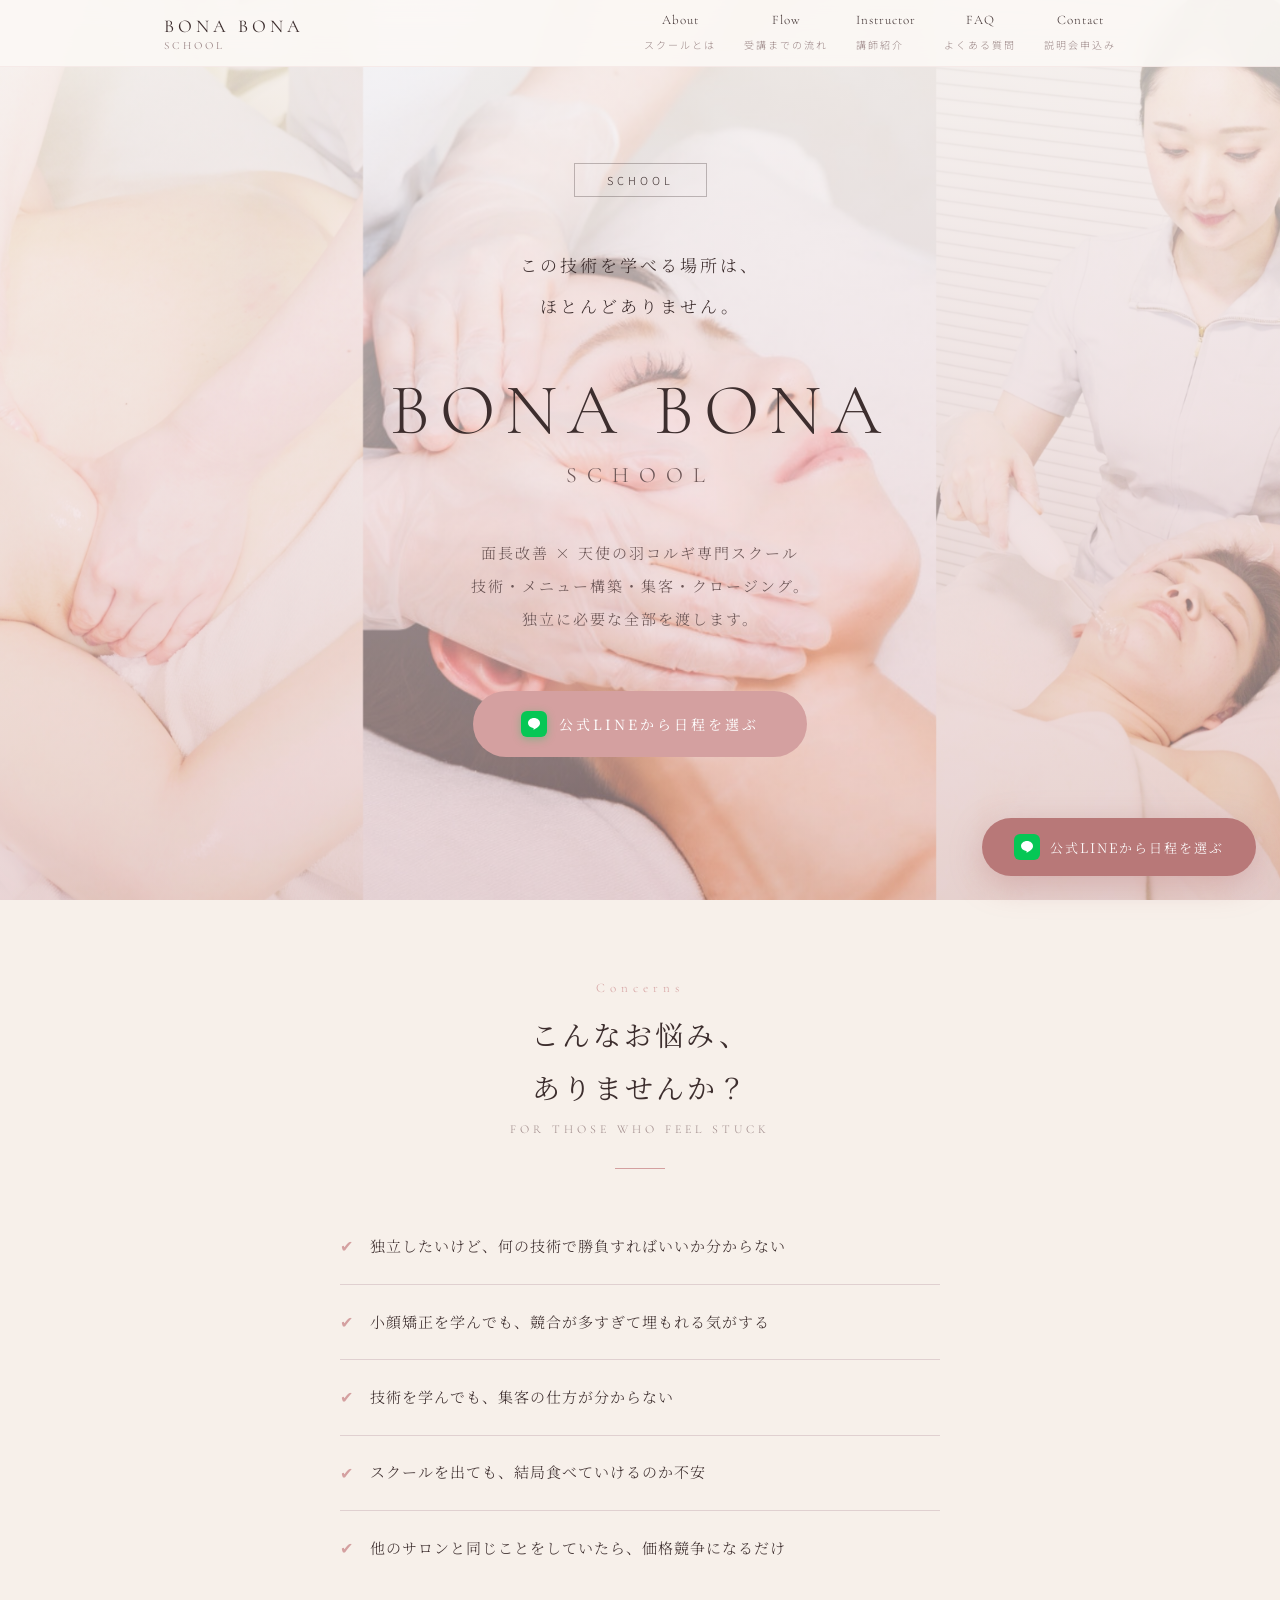
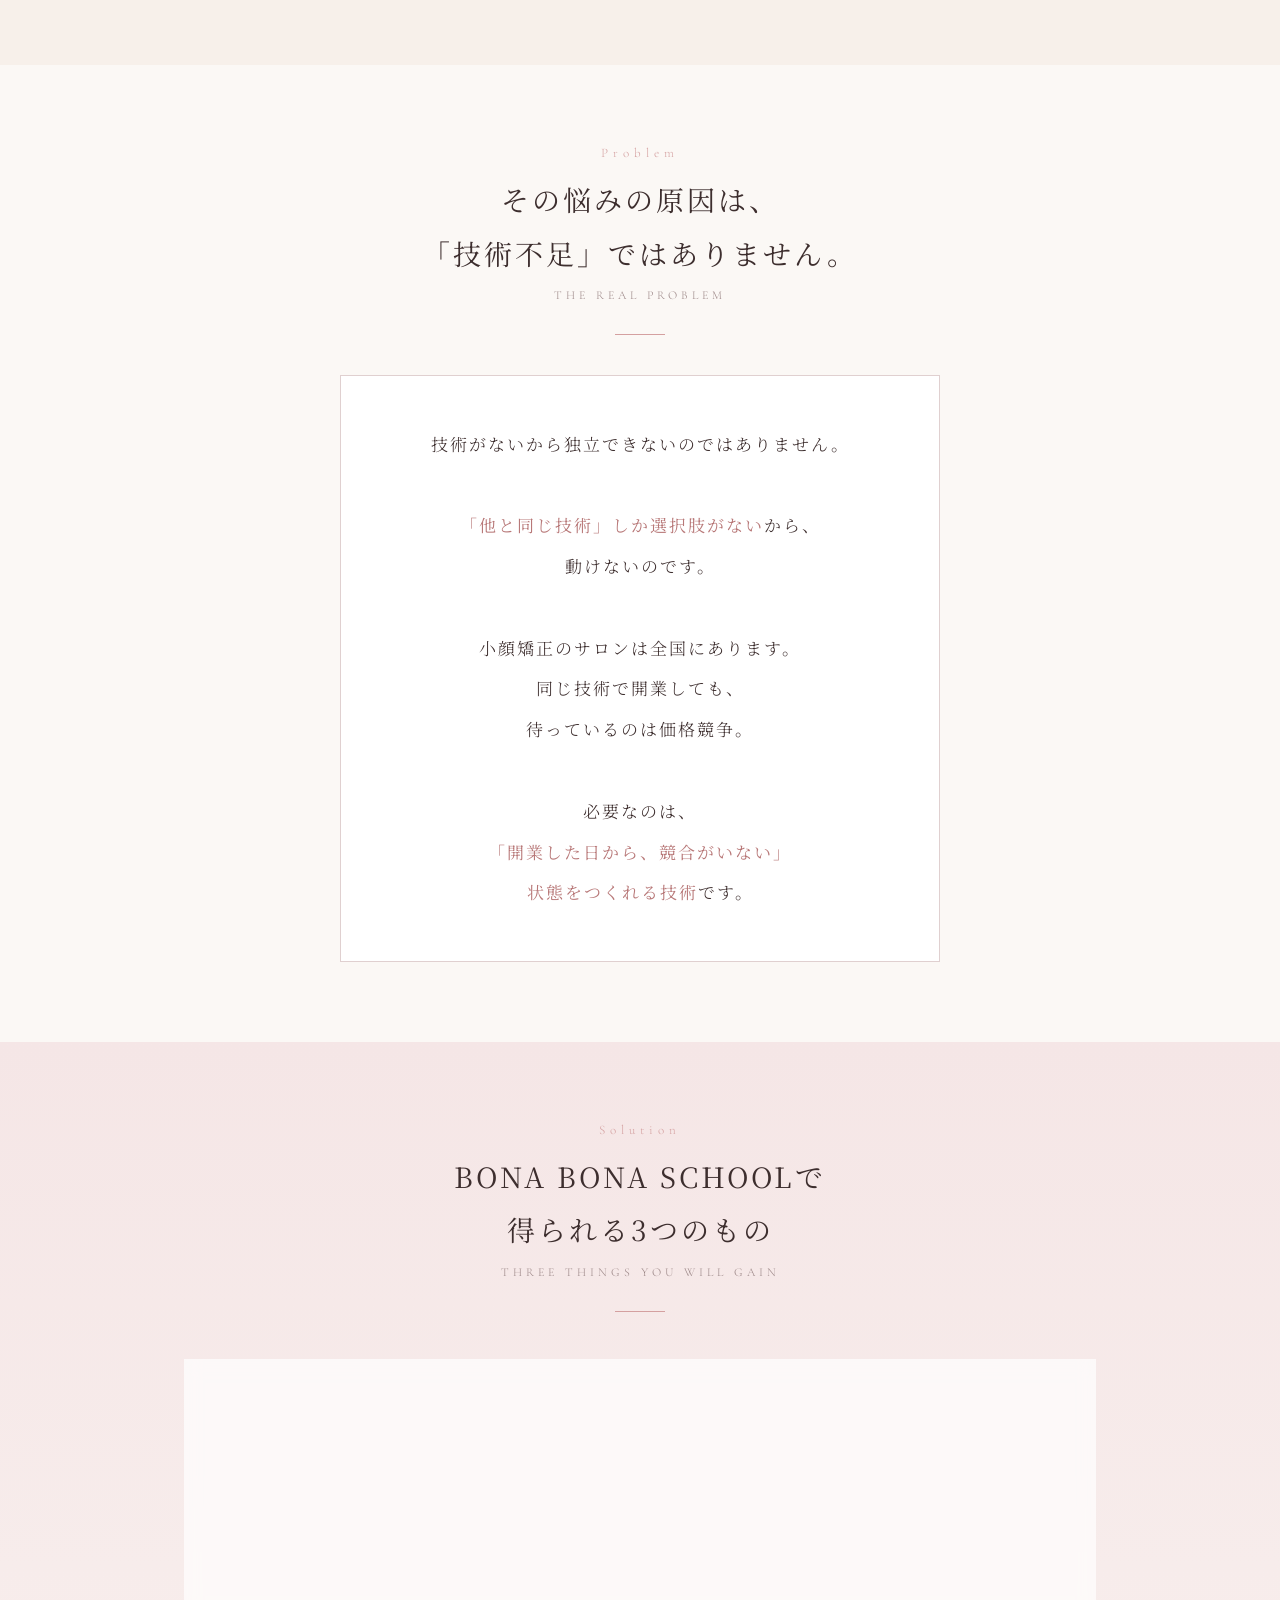
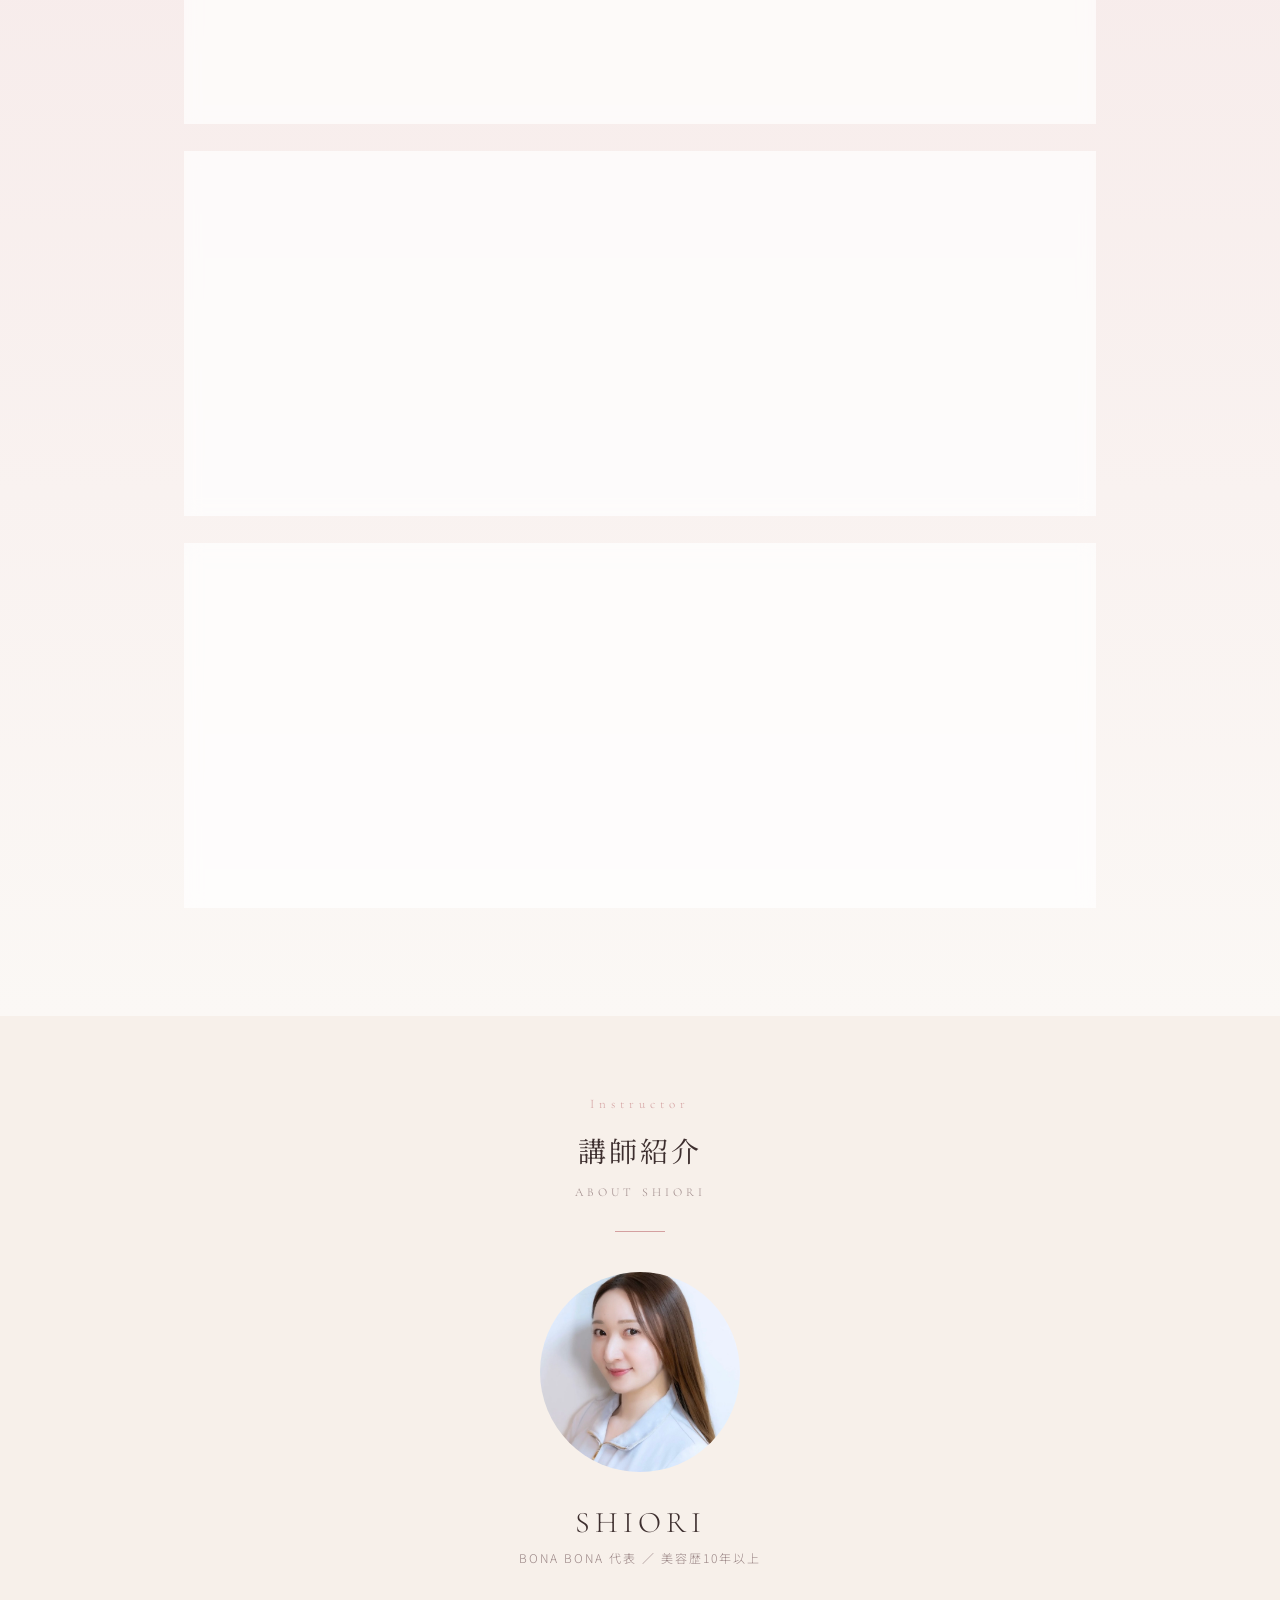
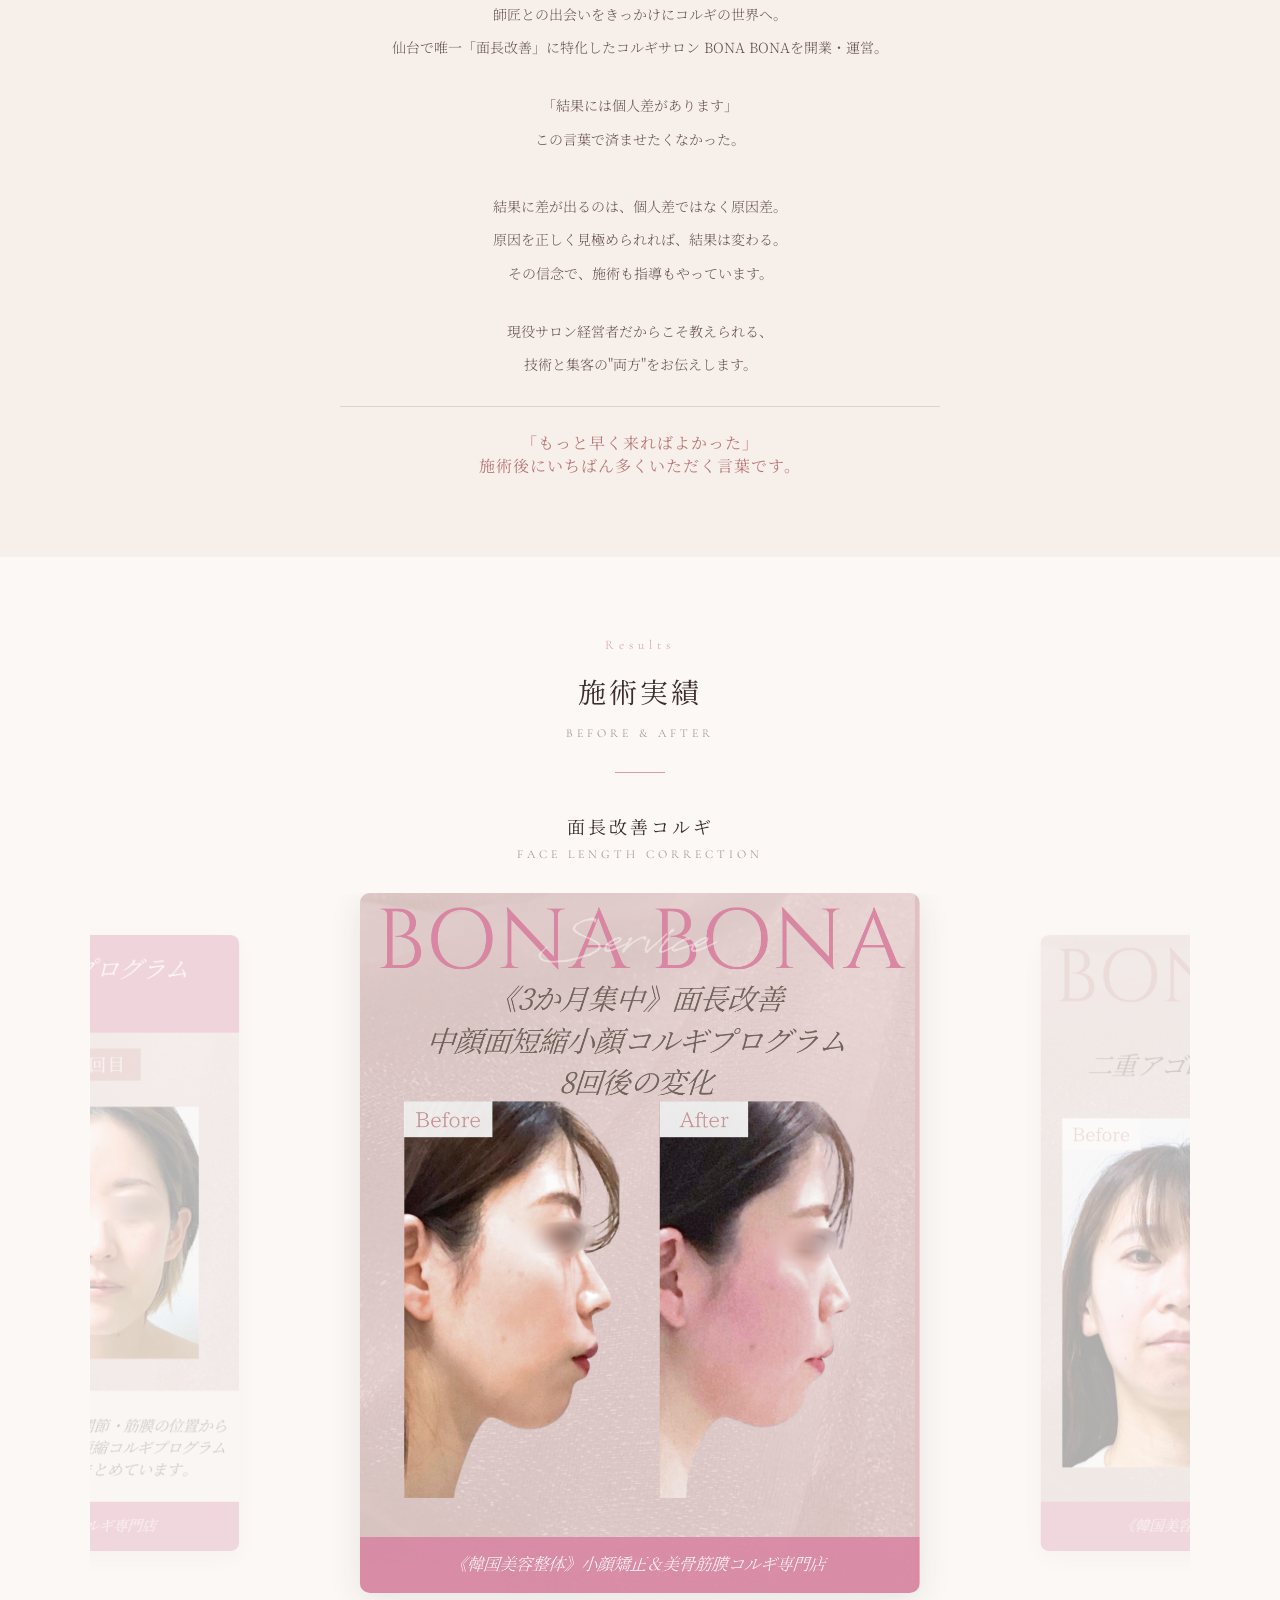
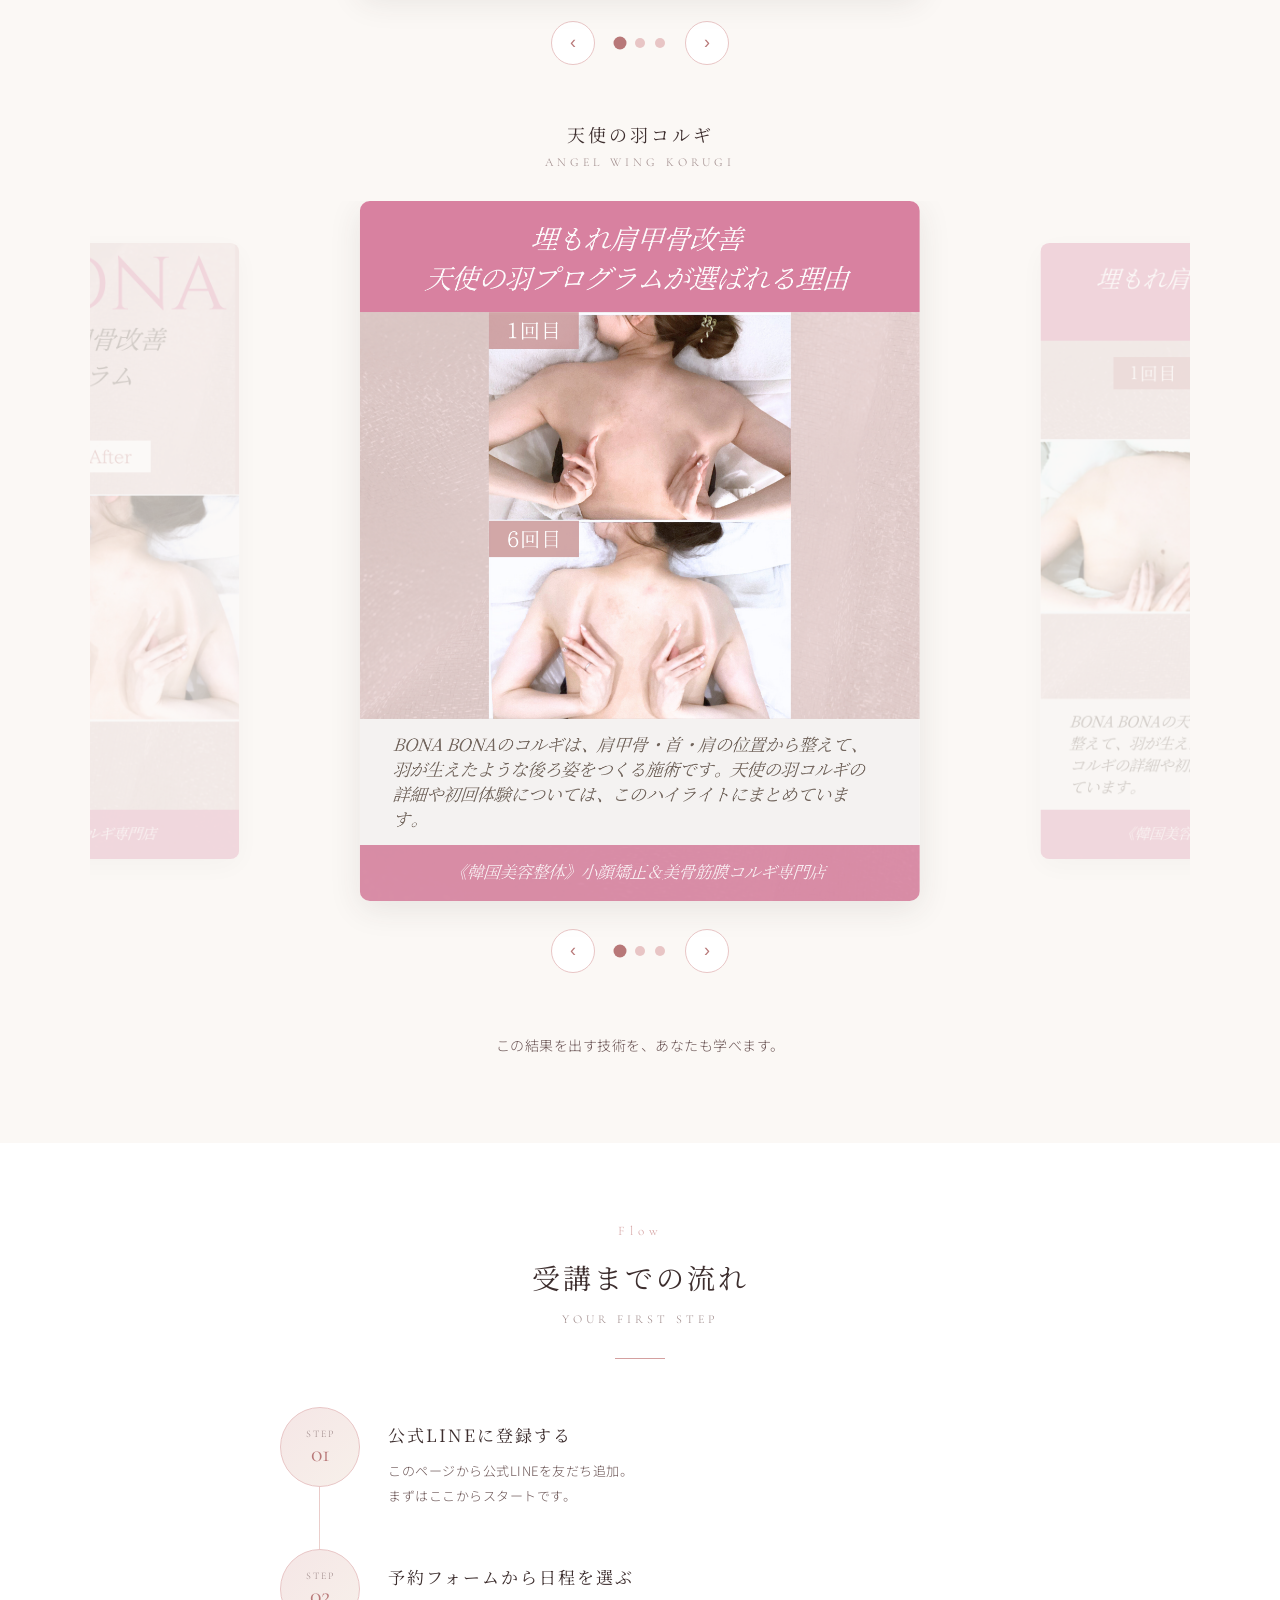
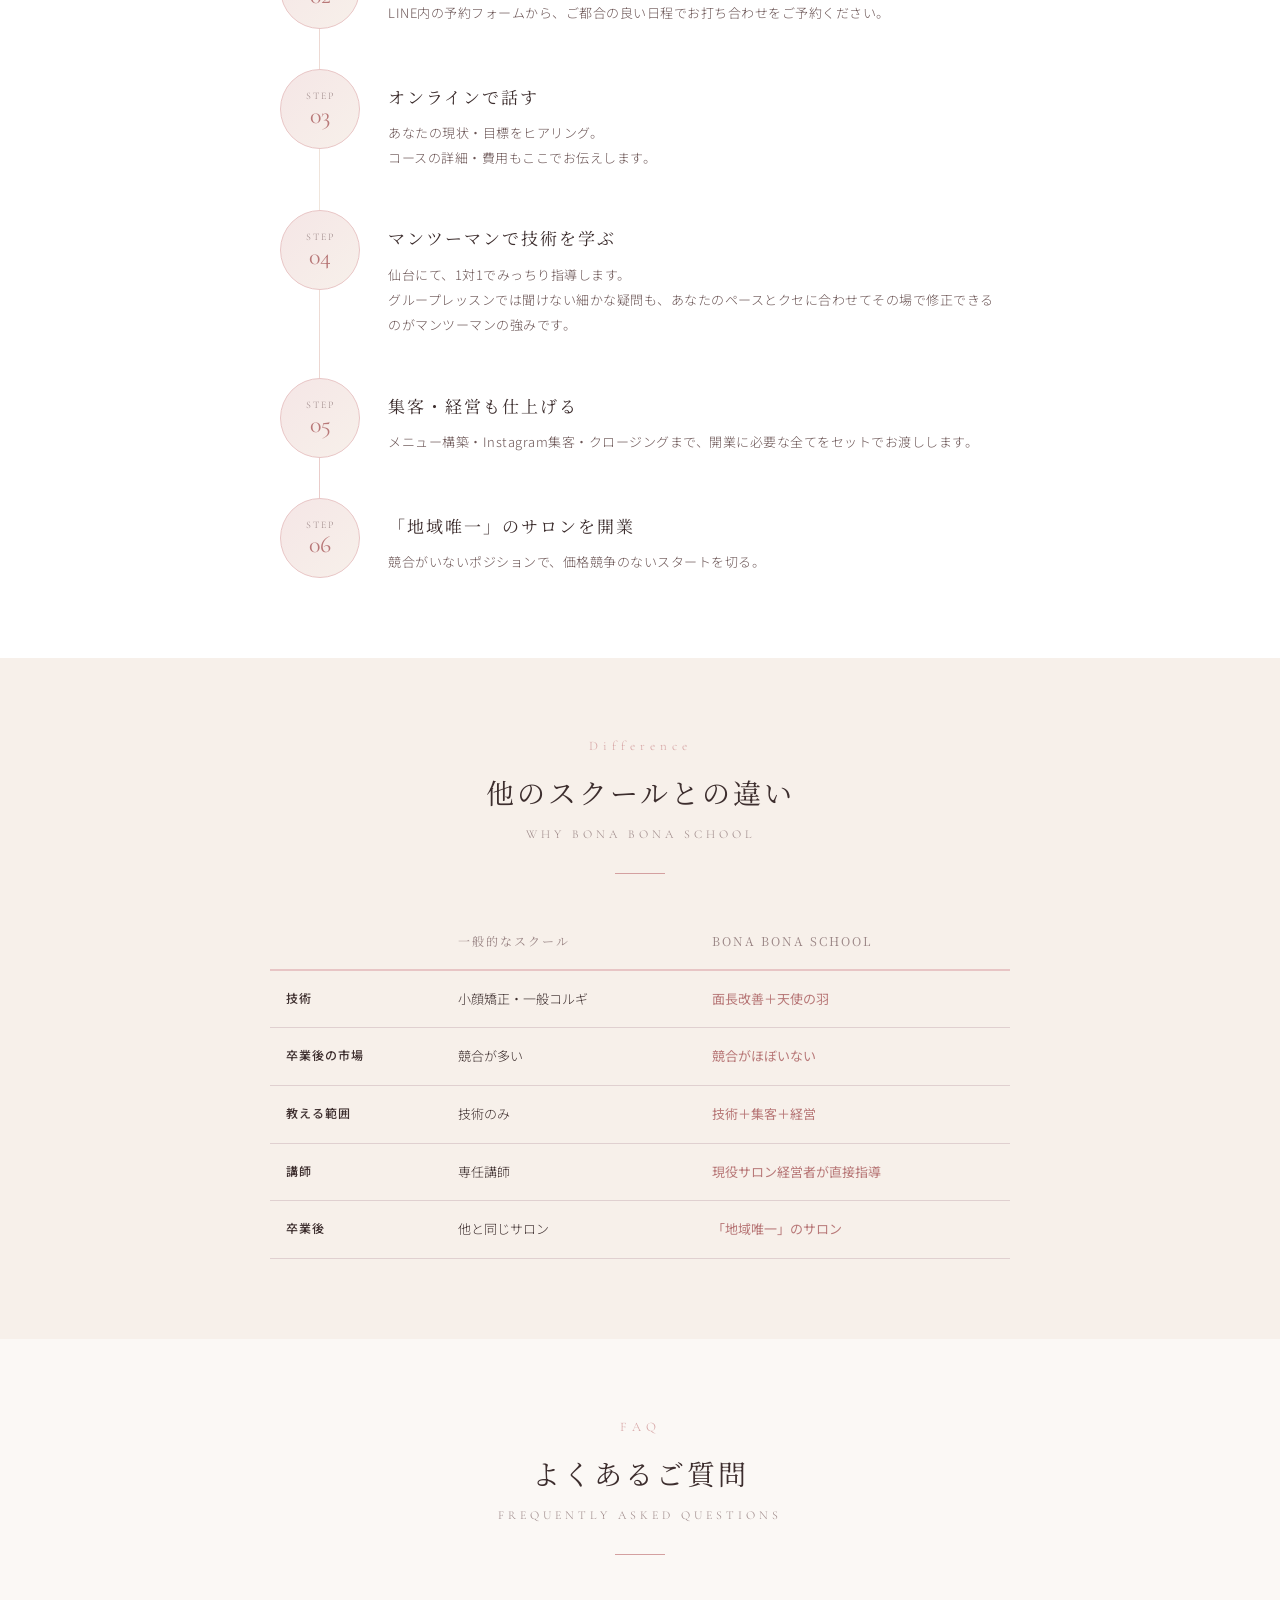
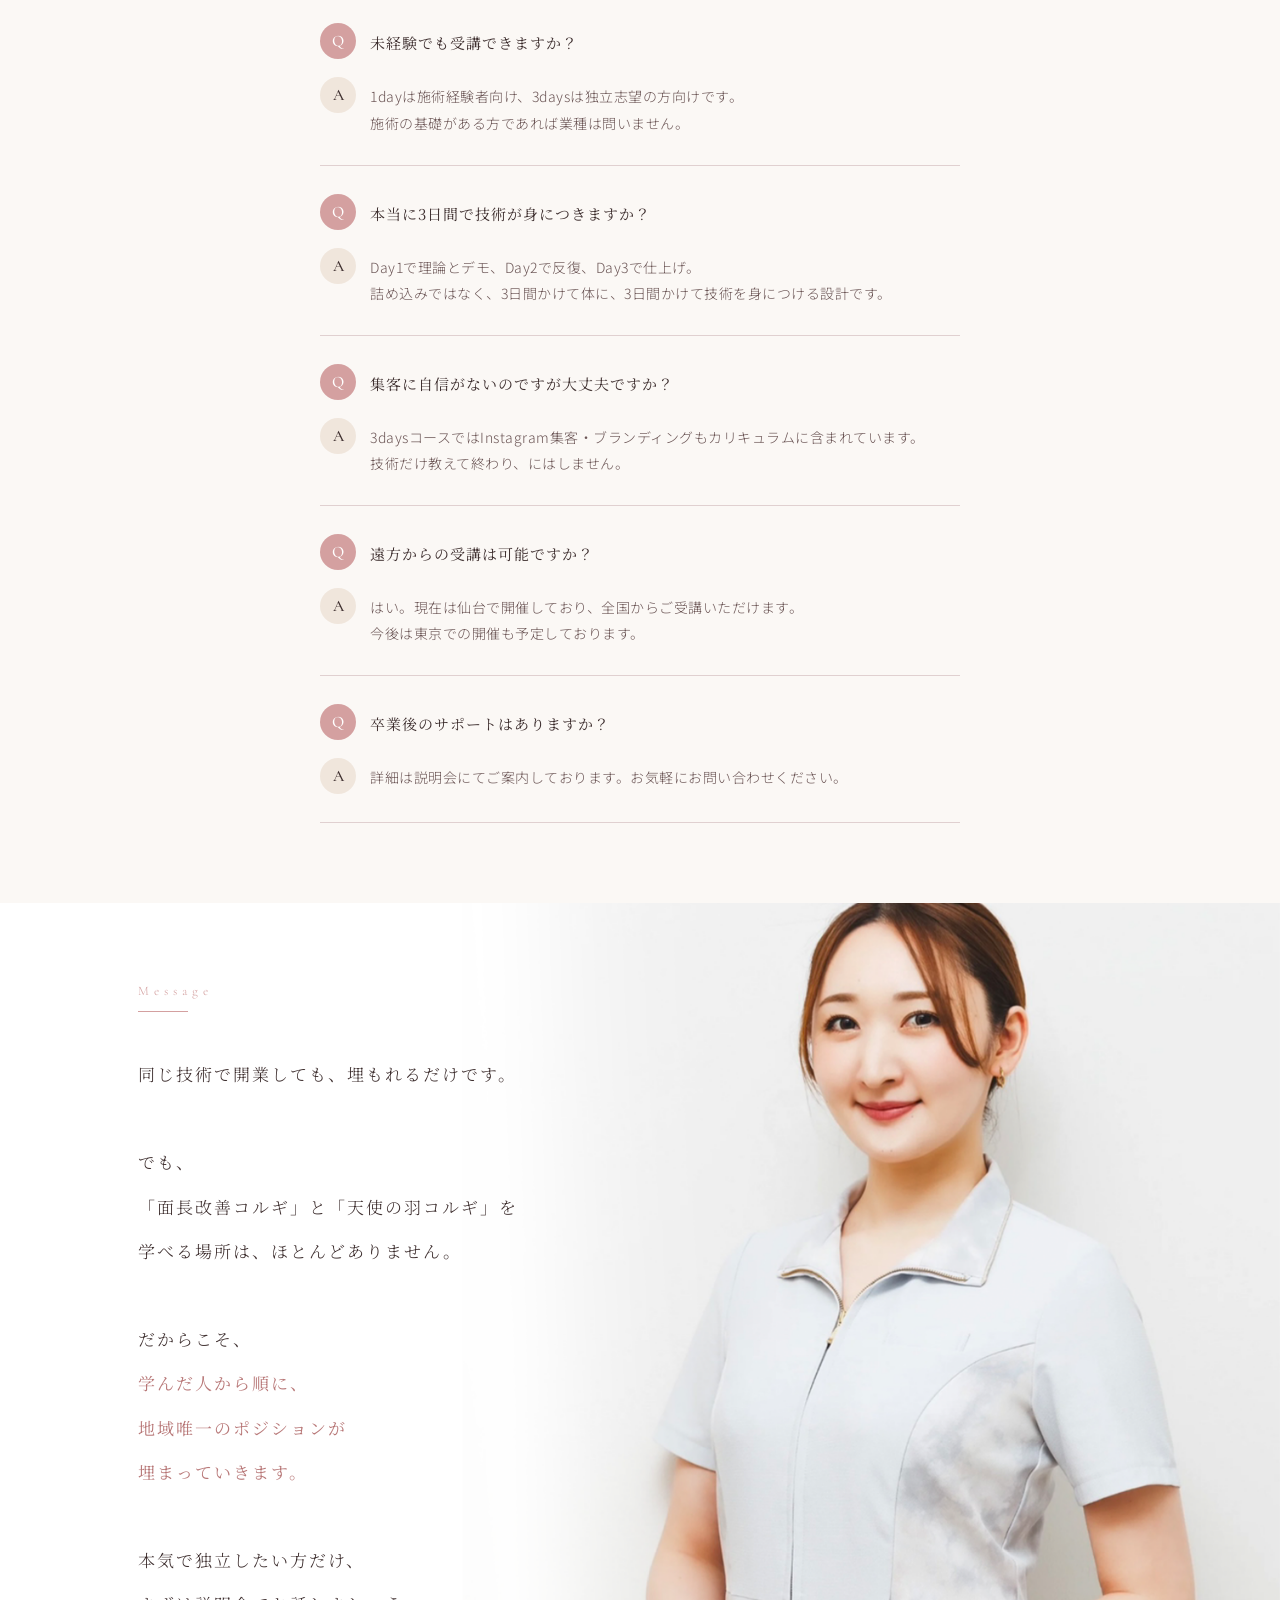
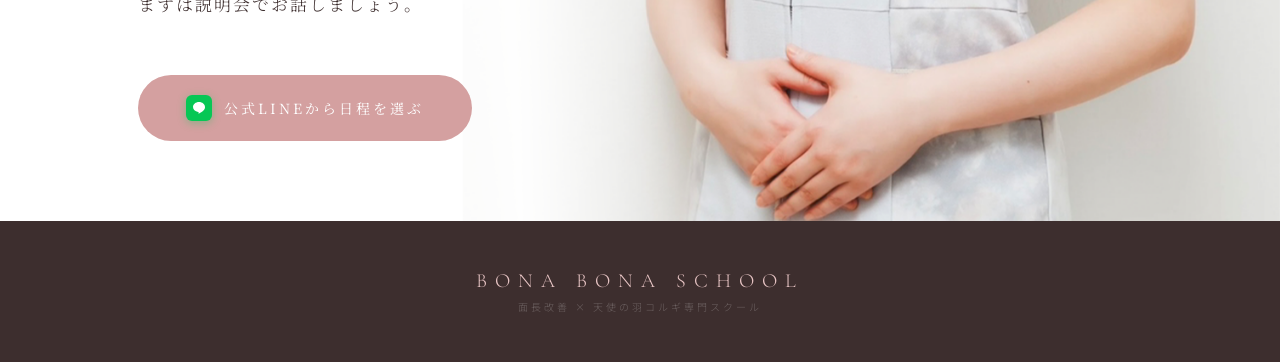
<file: index.html>
<!DOCTYPE html>
<html lang="ja">
<head>
<meta charset="UTF-8">
<meta name="viewport" content="width=device-width, initial-scale=1.0">
<title>BONA BONA SCHOOL | 面長改善×天使の羽コルギ専門スクール</title>
<link rel="preconnect" href="https://fonts.googleapis.com">
<link href="https://fonts.googleapis.com/css2?family=Cormorant+Garamond:ital,wght@0,300;0,400;0,500;0,600;1,300;1,400&family=Noto+Serif+JP:wght@200;300;400;500;600&family=Noto+Sans+JP:wght@300;400;500&display=swap" rel="stylesheet">
<style>
:root{--pink:#D4A0A0;--pink-light:#E8C5C5;--pink-pale:#F5E6E6;--pink-deep:#B87878;--beige:#F0E6DC;--beige-light:#F7F0EA;--cream:#FBF8F5;--white:#FFFFFF;--text-dark:#3D2E2E;--text-medium:#6B5555;--text-light:#9A8585;--line:#E0D0D0}
*{margin:0;padding:0;box-sizing:border-box}html{scroll-behavior:smooth}body{font-family:'Noto Sans JP',sans-serif;font-weight:300;color:var(--text-dark);background:var(--cream);overflow-x:hidden;-webkit-font-smoothing:antialiased}
@keyframes fadeUp{from{opacity:0;transform:translateY(40px)}to{opacity:1;transform:translateY(0)}}
@keyframes fadeIn{from{opacity:0}to{opacity:1}}
@keyframes pulse{0%,100%{transform:scale(1)}50%{transform:scale(1.04)}}
.ani{opacity:0}.ani.vis{animation:fadeUp .8s ease forwards}.ani.d1.vis{animation-delay:.1s}.ani.d2.vis{animation-delay:.2s}.ani.d3.vis{animation-delay:.3s}.ani.d4.vis{animation-delay:.4s}.ani.d5.vis{animation-delay:.5s}

.nav{position:fixed;top:0;left:0;right:0;z-index:100;background:rgba(251,248,245,.92);backdrop-filter:blur(12px);border-bottom:1px solid rgba(212,160,160,.15)}
.nav-inner{max-width:1000px;margin:0 auto;display:flex;justify-content:space-between;align-items:center;padding:12px 24px}
.nav-logo{font-family:'Cormorant Garamond',serif;font-weight:400;font-size:18px;letter-spacing:4px;color:var(--text-dark);text-decoration:none}
.nav-logo span{font-size:11px;letter-spacing:3px;color:var(--text-light);display:block;margin-top:2px}
.nav-links{display:flex;gap:28px;list-style:none}
.nav-links a{text-decoration:none;font-size:10px;letter-spacing:2px;color:var(--text-light);transition:color .3s;text-align:center}
.nav-links a:hover{color:var(--pink-deep)}
.nav-links .nav-en{display:block;font-family:'Cormorant Garamond',serif;font-size:13px;letter-spacing:1px;color:var(--text-dark);margin-bottom:2px}
@media(max-width:767px){.nav-links{display:none}}

/* ===== HERO ===== */
.hero{width:100%;min-height:100vh;display:flex;flex-direction:column;justify-content:center;align-items:center;text-align:center;padding:100px 24px 80px;position:relative;overflow:hidden;background:url('images/hero-bg.png') center center/cover no-repeat}
.hero.no-img{background:linear-gradient(175deg,var(--cream) 0%,var(--pink-pale) 40%,var(--pink-light) 80%,var(--pink) 100%)}
.hero-overlay{position:absolute;inset:0;background:linear-gradient(175deg,rgba(251,248,245,.75) 0%,rgba(245,230,230,.6) 40%,rgba(232,197,197,.5) 80%,rgba(212,160,160,.4) 100%);pointer-events:none}
.hero-inner{position:relative;z-index:1}
.hero-badge{display:inline-block;padding:8px 32px;border:1px solid rgba(61,46,46,.3);color:var(--text-dark);font-size:11px;letter-spacing:4px;margin-bottom:48px;animation:fadeIn 1s ease .3s forwards;opacity:0}
.hero-lead{font-family:'Noto Serif JP',serif;font-weight:300;font-size:clamp(14px,2.5vw,17px);color:var(--text-dark);letter-spacing:3px;line-height:2.4;margin-bottom:40px;animation:fadeUp 1s ease .5s forwards;opacity:0}
.hero-title{font-family:'Cormorant Garamond',serif;font-weight:300;font-size:clamp(42px,8vw,72px);letter-spacing:10px;color:var(--text-dark);margin-bottom:8px;animation:fadeUp 1s ease .7s forwards;opacity:0}
.hero-title-sub{font-family:'Cormorant Garamond',serif;font-weight:300;font-size:clamp(16px,3vw,22px);letter-spacing:10px;color:var(--text-medium);margin-bottom:48px;animation:fadeUp 1s ease .9s forwards;opacity:0}
.hero-desc{font-family:'Noto Serif JP',serif;font-weight:300;font-size:clamp(13px,2vw,15px);letter-spacing:2px;line-height:2.2;color:var(--text-medium);margin-bottom:56px;animation:fadeUp 1s ease 1.1s forwards;opacity:0}
.hero-cta{animation:fadeUp 1s ease 1.3s forwards;opacity:0}

/* ===== IMAGE BAND ===== */
.img-band{width:100%;overflow:hidden}
.img-band img{width:100%;display:block;object-fit:cover}
.img-band.h-sm img,.img-band.h-sm .ph{height:240px}
.img-band.h-md img,.img-band.h-md .ph{height:360px}
.img-band.h-lg img,.img-band.h-lg .ph{height:480px}
.img-band .ph{width:100%;display:flex;align-items:center;justify-content:center;font-family:'Noto Serif JP',serif;font-size:13px;color:var(--text-light);letter-spacing:2px;background:linear-gradient(135deg,var(--pink-pale),var(--beige));border:1px dashed var(--pink-light);object-fit:cover}

/* ===== IMAGE GRID ===== */
.img-grid{display:grid;gap:4px;margin:40px auto 0}
.img-grid.col-2{grid-template-columns:1fr 1fr;max-width:800px}
.img-grid.col-3{grid-template-columns:1fr 1fr 1fr;max-width:960px}
.img-grid img{width:100%;height:100%;object-fit:cover;display:block}
.img-grid .slot{position:relative;overflow:hidden;background:linear-gradient(135deg,var(--pink-pale),var(--beige));display:flex;align-items:center;justify-content:center;min-height:200px;border:1px dashed var(--pink-light)}
.img-grid .slot .sl{position:absolute;top:12px;left:12px;padding:4px 14px;background:rgba(255,255,255,.9);font-family:'Cormorant Garamond',serif;font-size:11px;letter-spacing:3px;color:var(--text-dark)}
.img-grid .slot .st{font-size:12px;color:var(--text-light);letter-spacing:1px}

/* ===== BA CAROUSEL ===== */
.ba-section{max-width:1100px;margin:0 auto}
.ba-category{margin-bottom:56px}
.ba-category-title{font-family:'Noto Serif JP',serif;font-weight:400;font-size:18px;letter-spacing:3px;color:var(--text-dark);text-align:center;margin-bottom:8px}
.ba-category-sub{font-family:'Cormorant Garamond',serif;font-size:12px;letter-spacing:4px;color:var(--text-light);text-align:center;margin-bottom:32px}
.ba-slider-wrap{position:relative;overflow:hidden;padding:0 8%}
.ba-slider{display:flex;transition:transform .5s cubic-bezier(.25,.46,.45,.94);cursor:grab}
.ba-slider:active{cursor:grabbing}
.ba-slide{min-width:70%;padding:0 12px;display:flex;justify-content:center;align-items:center;transition:opacity .5s ease,transform .5s ease;opacity:.3;transform:scale(.88)}
.ba-slide.active{opacity:1;transform:scale(1)}
.ba-slide img{width:100%;max-width:560px;height:auto;display:block;border-radius:10px;box-shadow:0 8px 32px rgba(61,46,46,.1)}
.ba-nav{display:flex;justify-content:center;align-items:center;gap:20px;margin-top:28px}
.ba-btn{width:44px;height:44px;border-radius:50%;border:1px solid var(--pink-light);background:var(--white);color:var(--pink-deep);font-size:18px;cursor:pointer;transition:all .3s;display:flex;align-items:center;justify-content:center}
.ba-btn:hover{background:var(--pink);color:var(--white);border-color:var(--pink)}
.ba-dots{display:flex;gap:10px}
.ba-dot{width:10px;height:10px;border-radius:50%;background:var(--pink-light);border:none;cursor:pointer;transition:all .3s;padding:0}
.ba-dot.active{background:var(--pink-deep);transform:scale(1.3)}
@keyframes fadeUpSoft{from{opacity:0;transform:translateY(30px)}to{opacity:1;transform:translateY(0)}}
.ba-fade{opacity:0;transition:none}.ba-fade.vis{animation:fadeUpSoft .8s ease forwards}
@media(max-width:767px){.ba-slider-wrap{padding:0 4%}.ba-slide{padding:0 8px}.ba-slide img{max-width:100%}}

/* ===== CIRCLE IMG ===== */
.circle-img{width:200px;height:200px;border-radius:50%;overflow:hidden;margin:0 auto 32px;background:linear-gradient(135deg,var(--pink-light),var(--beige));display:flex;align-items:center;justify-content:center}
.circle-img img{width:100%;height:100%;object-fit:cover}
.circle-img .st{font-family:'Cormorant Garamond',serif;font-size:42px;color:var(--white)}

/* ===== BUTTONS ===== */
.btn-main{display:inline-flex;align-items:center;gap:12px;padding:20px 48px;background:var(--pink);color:var(--white);font-family:'Noto Serif JP',serif;font-weight:400;font-size:14px;letter-spacing:3px;text-decoration:none;border:none;cursor:pointer;transition:all .4s ease;border-radius:50px}
.btn-main:hover{background:var(--pink-deep);transform:translateY(-2px);box-shadow:0 12px 36px rgba(184,120,120,.3)}
.line-icon{display:inline-flex;align-items:center;justify-content:center;width:26px;height:26px;background:#06C755;border-radius:6px;flex-shrink:0}
.line-icon svg{width:18px;height:18px}
.btn-main .line-icon{box-shadow:0 2px 8px rgba(6,199,85,.35)}

/* ===== FLOATING CTA ===== */
.floating-cta{position:fixed;bottom:24px;right:24px;z-index:99;animation:pulse 2.5s ease infinite}
.floating-cta a{display:flex;align-items:center;gap:10px;padding:16px 32px;background:var(--pink-deep);color:var(--white);font-family:'Noto Serif JP',serif;font-size:13px;letter-spacing:2px;text-decoration:none;border-radius:50px;box-shadow:0 8px 32px rgba(184,120,120,.4);transition:all .3s}
.floating-cta a:hover{background:var(--text-dark);transform:scale(1.05)}

/* ===== SECTIONS ===== */
.sec{width:100%;padding:80px 24px;text-align:center}
.sec-label{font-family:'Cormorant Garamond',serif;font-size:13px;letter-spacing:5px;color:var(--pink);margin-bottom:12px}
.sec-title{font-family:'Noto Serif JP',serif;font-weight:400;font-size:clamp(20px,4vw,28px);letter-spacing:3px;line-height:1.9;color:var(--text-dark);margin-bottom:8px}
.sec-title-en{font-family:'Cormorant Garamond',serif;font-weight:300;font-size:12px;letter-spacing:4px;color:var(--text-light);margin-bottom:32px}
.sec-line{width:50px;height:1px;background:var(--pink);margin:0 auto 40px}
.sec-text{font-size:14px;line-height:2.4;color:var(--text-medium);letter-spacing:.5px}
.bg-cream{background:var(--cream)}.bg-beige{background:var(--beige-light)}.bg-white{background:var(--white)}.bg-pink{background:linear-gradient(180deg,var(--pink-pale) 0%,var(--cream) 100%)}

.concern-grid{max-width:600px;margin:0 auto;text-align:left}
.concern-item{display:flex;align-items:center;gap:16px;padding:22px 0;border-bottom:1px solid var(--line);font-family:'Noto Serif JP',serif;font-weight:300;font-size:15px;color:var(--text-dark);letter-spacing:1px;line-height:1.9;white-space:nowrap}
.concern-item>span:last-child{flex:1;min-width:0;overflow:hidden;text-overflow:ellipsis}
.concern-item:last-child{border-bottom:none}
.concern-check{color:var(--pink);flex-shrink:0;font-size:16px}
@media(max-width:767px){
.concern-item{font-size:11.5px;letter-spacing:.2px;gap:10px;padding:18px 0;line-height:1.6}
.concern-check{font-size:13px}
}

.problem-box{max-width:600px;margin:40px auto 0;padding:48px 36px;background:var(--white);border:1px solid var(--line);text-align:center}
.problem-box p{font-family:'Noto Serif JP',serif;font-weight:300;font-size:clamp(14px,2.5vw,17px);line-height:2.4;color:var(--text-dark);letter-spacing:2px}
.problem-box .em{color:var(--pink-deep);font-weight:400}

.pillar-panels{max-width:960px;margin:48px auto 0;padding:0 24px}
.pillar-panel{display:flex;align-items:center;gap:40px;padding:48px 36px;background:rgba(255,255,255,.7);backdrop-filter:blur(8px);margin-bottom:28px;border:1px solid rgba(212,160,160,.15);transition:transform .4s}
.pillar-panel:hover{transform:translateY(-3px)}
.pillar-panel.reverse{flex-direction:row-reverse}
.pillar-content{flex:1;text-align:left}
.pillar-img{flex:1;max-width:400px;overflow:hidden;border-radius:10px}
.pillar-img img{width:100%;height:auto;display:block}
.pillar-img .ph-img{width:100%;aspect-ratio:4/3;display:flex;align-items:center;justify-content:center;font-family:'Noto Serif JP',serif;font-size:13px;color:var(--text-light);letter-spacing:1px;background:linear-gradient(135deg,var(--pink-pale),var(--beige));border:1px dashed var(--pink-light);border-radius:10px}
.pillar-num{font-family:'Cormorant Garamond',serif;font-weight:300;font-size:56px;color:var(--pink-light);line-height:1;margin-bottom:16px}
.pillar-title{font-family:'Noto Serif JP',serif;font-weight:400;font-size:19px;letter-spacing:3px;color:var(--text-dark);margin-bottom:20px}
.pillar-text{font-size:14px;line-height:2.2;color:var(--text-medium)}
@media(max-width:767px){.pillar-panel,.pillar-panel.reverse{flex-direction:column;text-align:center;padding:36px 24px}.pillar-content{text-align:center}.pillar-img{max-width:100%}}

.instructor-wrap{max-width:600px;margin:0 auto;text-align:center}
.instructor-name{font-family:'Cormorant Garamond',serif;font-size:30px;letter-spacing:5px;color:var(--text-dark);margin-bottom:8px}
.instructor-role{font-size:12px;letter-spacing:2px;color:var(--text-light);margin-bottom:32px}
.instructor-bio{font-family:'Noto Serif JP',serif;font-weight:300;font-size:14px;line-height:2.4;color:var(--text-medium);margin-bottom:24px}
.instructor-quote{font-family:'Noto Serif JP',serif;font-weight:400;font-size:16px;color:var(--pink-deep);letter-spacing:1px;padding-top:24px;border-top:1px solid var(--line)}

.course-wrap{max-width:800px;margin:48px auto 0}
.course-block{background:var(--cream);margin-bottom:32px;overflow:hidden;border:1px solid var(--line)}
.course-head{padding:32px;background:linear-gradient(135deg,var(--pink-pale),var(--beige-light));text-align:center;border-bottom:1px solid var(--line)}
.course-tag{display:inline-block;padding:4px 20px;background:var(--pink);color:var(--white);font-family:'Cormorant Garamond',serif;font-size:12px;letter-spacing:3px;border-radius:20px;margin-bottom:16px}
.course-name{font-family:'Noto Serif JP',serif;font-weight:400;font-size:22px;letter-spacing:3px;color:var(--text-dark);margin-bottom:8px}
.course-catch{font-size:13px;color:var(--text-light);letter-spacing:1px}
.course-body{padding:32px}
.course-row{display:flex;gap:16px;padding:16px 0;border-bottom:1px solid rgba(224,208,208,.4);font-size:14px;line-height:1.8}
.course-row:last-of-type{border-bottom:none}
.course-label{font-weight:500;color:var(--text-dark);min-width:72px;flex-shrink:0;font-size:12px;letter-spacing:1px}
.course-val{color:var(--text-medium)}
.schedule{margin:16px 0}
.sch-day{padding:18px 0;border-bottom:1px solid rgba(224,208,208,.3)}
.sch-day:last-child{border-bottom:none}
.sch-num{font-family:'Cormorant Garamond',serif;font-size:13px;letter-spacing:3px;color:var(--pink);margin-bottom:6px}
.sch-title{font-family:'Noto Serif JP',serif;font-weight:400;font-size:15px;color:var(--text-dark);letter-spacing:1px;margin-bottom:4px}
.sch-desc{font-size:13px;color:var(--text-light);line-height:1.8}
.course-price{text-align:center;margin-top:24px;padding-top:24px;border-top:1px solid var(--line)}
.price-num{font-family:'Cormorant Garamond',serif;font-size:36px;color:var(--text-dark);letter-spacing:2px}
.price-unit{font-size:13px;color:var(--text-light)}

.flow-list{max-width:720px;margin:48px auto 0;position:relative}
.flow-list::before{content:'';position:absolute;left:39px;top:20px;bottom:20px;width:1px;background:linear-gradient(to bottom,var(--pink-light),var(--beige),var(--pink-light))}
.flow-item{display:flex;gap:28px;align-items:flex-start;padding:0 0 40px;position:relative}
.flow-item:last-child{padding-bottom:0}
.flow-num{width:80px;height:80px;border-radius:50%;background:linear-gradient(135deg,var(--pink-pale),var(--beige-light));border:1px solid var(--pink-light);display:flex;flex-direction:column;align-items:center;justify-content:center;flex-shrink:0;position:relative;z-index:2}
.flow-step-label{font-family:'Cormorant Garamond',serif;font-size:10px;letter-spacing:2px;color:var(--text-light);margin-bottom:2px}
.flow-num-text{font-family:'Cormorant Garamond',serif;font-size:24px;color:var(--pink-deep);font-weight:400;line-height:1}
.flow-body{flex:1;min-width:0;padding-top:14px;text-align:left}
.flow-title{font-family:'Noto Serif JP',serif;font-weight:400;font-size:17px;color:var(--text-dark);letter-spacing:2px;margin-bottom:10px;line-height:1.6}
.flow-desc{font-size:13px;line-height:1.95;color:var(--text-medium);letter-spacing:.5px}
@media(max-width:767px){.flow-list::before{left:29px}.flow-item{gap:18px;padding-bottom:32px}.flow-num{width:60px;height:60px}.flow-num-text{font-size:18px}.flow-step-label{font-size:9px}.flow-body{padding-top:8px}.flow-title{font-size:15px}.flow-desc{font-size:12.5px}}

.compare-table{max-width:740px;margin:40px auto 0;width:100%;border-collapse:collapse}
.compare-table th,.compare-table td{padding:16px;text-align:left;font-size:13px;line-height:1.9;border-bottom:1px solid var(--line);vertical-align:top}
.compare-table thead th{font-family:'Noto Serif JP',serif;font-weight:400;font-size:12px;letter-spacing:2px;color:var(--text-light);border-bottom:2px solid var(--pink-light)}
.compare-table td:first-child{font-weight:500;color:var(--text-dark);font-size:12px;letter-spacing:1px;white-space:nowrap}
.compare-table td:last-child{color:var(--pink-deep);font-weight:400}

.faq-list{max-width:640px;margin:40px auto 0}
.faq-item{padding:28px 0;border-bottom:1px solid var(--line)}
.faq-q{display:flex;gap:14px;align-items:flex-start;margin-bottom:18px}
.faq-icon{width:36px;height:36px;border-radius:50%;display:flex;align-items:center;justify-content:center;font-family:'Cormorant Garamond',serif;font-size:16px;flex-shrink:0;font-weight:500}
.faq-icon.qi{background:var(--pink);color:var(--white)}
.faq-icon.ai{background:var(--beige);color:var(--text-dark)}
.faq-q-text{flex:1;min-width:0;font-family:'Noto Serif JP',serif;font-weight:400;font-size:15px;color:var(--text-dark);letter-spacing:1px;line-height:1.8;padding-top:6px;text-align:left}
.faq-a{display:flex;gap:14px;align-items:flex-start}
.faq-a-text{flex:1;min-width:0;font-size:14px;line-height:1.9;color:var(--text-medium);padding-top:6px;letter-spacing:.5px;text-align:left}

.sec-closing{position:relative;padding:0;overflow:hidden;min-height:640px;display:flex;align-items:center;background:url('images/closing-shiori.png') right center/cover no-repeat}
.closing-inner{position:relative;z-index:2;max-width:1100px;margin:0 auto;width:100%;padding:80px 48px}
.closing-content{max-width:480px;text-align:left}
.closing-msg{font-family:'Noto Serif JP',serif;font-weight:300;font-size:clamp(14px,2.5vw,17px);line-height:2.6;color:var(--text-dark);letter-spacing:2px;margin-bottom:48px}
.closing-em{font-weight:400;color:var(--pink-deep)}
@media(max-width:767px){.sec-closing{background-position:70% center;min-height:auto}.sec-closing::before{content:'';position:absolute;inset:0;background:linear-gradient(180deg,rgba(255,250,247,.92) 0%,rgba(255,250,247,.95) 50%,rgba(255,250,247,.92) 100%);pointer-events:none}.closing-inner{padding:64px 24px 80px}.closing-content{max-width:100%;text-align:center}.closing-msg{line-height:2.4;letter-spacing:1.5px;margin-bottom:36px}}
.footer{padding:48px 24px;background:var(--text-dark);text-align:center}
.footer-brand{font-family:'Cormorant Garamond',serif;font-weight:300;font-size:20px;letter-spacing:8px;color:var(--pink-light);margin-bottom:6px}
.footer-sub{font-size:10px;letter-spacing:3px;color:rgba(255,255,255,.25)}
@media(max-width:767px){
.sec{padding:60px 20px}
.pillar-panel{padding:40px 24px}
.course-body,.course-head{padding:24px}
.img-grid.col-3{grid-template-columns:1fr 1fr}

/* 比較表：ヘッダーを縮小して改行を防ぐ */
.compare-table{margin-top:32px}
.compare-table th,.compare-table td{padding:12px 6px;font-size:11.5px;line-height:1.65;word-break:keep-all;overflow-wrap:anywhere}
.compare-table thead th{font-size:10px;letter-spacing:.5px;padding:14px 4px;line-height:1.5;white-space:nowrap}
.compare-table thead th:first-child{min-width:74px}
.compare-table td:first-child{font-size:11px;letter-spacing:0;padding:12px 6px 12px 0;min-width:74px;white-space:nowrap}
.nowrap-sp{white-space:nowrap;display:inline-block}

/* フローティングCTA：折り返し防止＋サイズ最適化 */
.floating-cta{bottom:16px;right:16px;left:16px}
.floating-cta a{padding:14px 20px;font-size:12px;letter-spacing:1px;white-space:nowrap;justify-content:center}
.floating-cta a .line-icon{width:22px;height:22px}
.floating-cta a .line-icon svg{width:16px;height:16px}

/* HEROボタンも幅調整 */
.btn-main{padding:18px 32px;font-size:13px;letter-spacing:2px;white-space:nowrap}

/* フローティングCTA分の下スペースを確保 */
body{padding-bottom:80px}
}
</style>
</head>
<body>

<nav class="nav"><div class="nav-inner">
<a href="#top" class="nav-logo">BONA BONA<span>SCHOOL</span></a>
<ul class="nav-links">
<li><a href="#about"><span class="nav-en">About</span>スクールとは</a></li>
<li><a href="#flow"><span class="nav-en">Flow</span>受講までの流れ</a></li>
<li><a href="#instructor"><span class="nav-en">Instructor</span>講師紹介</a></li>
<li><a href="#faq"><span class="nav-en">FAQ</span>よくある質問</a></li>
<li><a href="#contact"><span class="nav-en">Contact</span>説明会申込み</a></li>
</ul>
</div></nav>

<!-- ★ HERO - "no-img"を消して images/hero-bg.jpg を配置すると背景画像に ★ -->
<section class="hero" id="top">
<div class="hero-overlay"></div>
<div class="hero-inner">
<div class="hero-badge">SCHOOL</div>
<p class="hero-lead">この技術を学べる場所は、<br>ほとんどありません。</p>
<h1 class="hero-title">BONA BONA</h1>
<p class="hero-title-sub">SCHOOL</p>
<p class="hero-desc">面長改善 × 天使の羽コルギ専門スクール<br>技術・メニュー構築・集客・クロージング。<br>独立に必要な全部を渡します。</p>
<div class="hero-cta"><a href="https://lin.ee/qu8lEEV" target="_blank" rel="noopener" class="btn-main"><span class="line-icon"><svg viewBox="0 0 36 36" fill="none" xmlns="http://www.w3.org/2000/svg"><path d="M30 16c0-5.5-5.4-10-12-10S6 10.5 6 16c0 4.9 4.3 9 10.1 9.8.4.1.9.2 1.1.5.1.3.1.7 0 1l-.2 1.1c-.1.3-.2 1.3 1.1.7s7.1-4.2 9.7-7.2c1.8-2 2.2-3.9 2.2-5.9z" fill="#fff"/></svg></span>公式LINEから日程を選ぶ</a></div>
</div>
</section>

<section class="sec bg-beige" id="about">
<div class="ani"><p class="sec-label">Concerns</p></div>
<div class="ani d1"><h2 class="sec-title">こんなお悩み、<br>ありませんか？</h2></div>
<div class="ani d2"><p class="sec-title-en">FOR THOSE WHO FEEL STUCK</p></div>
<div class="sec-line ani d2"></div>
<div class="concern-grid">
<div class="concern-item ani d1"><span class="concern-check">✔</span><span>独立したいけど、何の技術で勝負すればいいか分からない</span></div>
<div class="concern-item ani d2"><span class="concern-check">✔</span><span>小顔矯正を学んでも、競合が多すぎて埋もれる気がする</span></div>
<div class="concern-item ani d3"><span class="concern-check">✔</span><span>技術を学んでも、集客の仕方が分からない</span></div>
<div class="concern-item ani d4"><span class="concern-check">✔</span><span>スクールを出ても、結局食べていけるのか不安</span></div>
<div class="concern-item ani d5"><span class="concern-check">✔</span><span>他のサロンと同じことをしていたら、価格競争になるだけ</span></div>
</div>
</section>

<section class="sec bg-cream">
<div class="ani"><p class="sec-label">Problem</p></div>
<div class="ani d1"><h2 class="sec-title">その悩みの原因は、<br>「技術不足」ではありません。</h2></div>
<div class="ani d2"><p class="sec-title-en">THE REAL PROBLEM</p></div>
<div class="sec-line ani d2"></div>
<div class="problem-box ani d3">
<p>技術がないから独立できないのではありません。<br><br>
<span class="em">「他と同じ技術」しか選択肢がない</span>から、<br>動けないのです。<br><br>
小顔矯正のサロンは全国にあります。<br>同じ技術で開業しても、<br>待っているのは価格競争。<br><br>
必要なのは、<br><span class="em">「開業した日から、競合がいない」<br>状態をつくれる技術</span>です。</p>
</div>
</section>

<section class="sec bg-pink">
<div class="ani"><p class="sec-label">Solution</p></div>
<div class="ani d1"><h2 class="sec-title">BONA BONA SCHOOLで<br>得られる3つのもの</h2></div>
<div class="ani d2"><p class="sec-title-en">THREE THINGS YOU WILL GAIN</p></div>
<div class="sec-line ani d2"></div>
<div class="pillar-panels">

<div class="pillar-panel ani d1">
<div class="pillar-content">
<div class="pillar-num">01</div>
<h3 class="pillar-title">誰も持っていない技術</h3>
<p class="pillar-text">面長改善コルギ＋天使の羽コルギ。どちらも教えているスクールがほぼありません。学んだ瞬間から「地域唯一」のポジションが取れます。</p>
</div>
<div class="pillar-img"><img src="images/pillar-01.jpg" alt="施術風景"></div>
</div>

<div class="pillar-panel reverse ani d2">
<div class="pillar-content">
<div class="pillar-num">02</div>
<h3 class="pillar-title">メニューと売る力</h3>
<p class="pillar-text">メニュー構築・カウンセリング・クロージング。技術を「売上」に変える仕組みをセットで渡します。</p>
</div>
<div class="pillar-img"><img src="images/pillar-02.jpg" alt="カウンセリング風景"></div>
</div>

<div class="pillar-panel ani d3">
<div class="pillar-content">
<div class="pillar-num">03</div>
<h3 class="pillar-title">集客の設計図</h3>
<p class="pillar-text">Instagram集客・ブランディング・プロフィール設計。お客様が来る状態までを一緒につくります。</p>
</div>
<div class="pillar-img"><img src="images/pillar-03.png" alt="Instagram集客イメージ"></div>
</div>

</div>
</section>


<section class="sec bg-beige" id="instructor">
<div class="ani"><p class="sec-label">Instructor</p></div>
<div class="ani d1"><h2 class="sec-title">講師紹介</h2></div>
<div class="ani d2"><p class="sec-title-en">ABOUT SHIORI</p></div>
<div class="sec-line ani d2"></div>
<div class="instructor-wrap">
<!-- ★ 講師写真 ★ -->
<div class="circle-img ani d2">
<img src="images/shiori.jpg" alt="SHIORI">
</div>
<div class="ani d3">
<p class="instructor-name">SHIORI</p>
<p class="instructor-role">BONA BONA 代表 ／ 美容歴10年以上</p>
<p class="instructor-bio">師匠との出会いをきっかけにコルギの世界へ。<br>仙台で唯一「面長改善」に特化したコルギサロン BONA BONAを開業・運営。</p>
<p class="instructor-bio">「結果には個人差があります」<br>この言葉で済ませたくなかった。<br><br>結果に差が出るのは、個人差ではなく原因差。<br>原因を正しく見極められれば、結果は変わる。<br>その信念で、施術も指導もやっています。</p>
<p class="instructor-bio">現役サロン経営者だからこそ教えられる、<br>技術と集客の"両方"をお伝えします。</p>
<p class="instructor-quote">「もっと早く来ればよかった」<br>施術後にいちばん多くいただく言葉です。</p>
</div>
</div>
</section>

<!-- ★★★ ビフォーアフター ★★★ -->
<section class="sec bg-cream">
<div class="ani"><p class="sec-label">Results</p></div>
<div class="ani d1"><h2 class="sec-title">施術実績</h2></div>
<div class="ani d2"><p class="sec-title-en">BEFORE & AFTER</p></div>
<div class="sec-line ani d2"></div>

<div class="ba-section ba-fade">

<!-- 面長改善コルギ -->
<div class="ba-category">
<p class="ba-category-title">面長改善コルギ</p>
<p class="ba-category-sub">FACE LENGTH CORRECTION</p>
<div class="ba-slider-wrap">
<div class="ba-slider" id="slider-korugi">
<div class="ba-slide"><img src="images/ba-01.png" alt="面長改善 中顔面短縮小顔コルギ 8回後の変化"></div>
<div class="ba-slide"><img src="images/ba-03.png" alt="二重アゴ改善小顔コルギ 4回後の変化"></div>
<div class="ba-slide"><img src="images/ba-04.png" alt="面長改善中顔面短縮コルギプログラムが選ばれる理由"></div>
</div>
<div class="ba-nav">
<button class="ba-btn" onclick="slideMove('korugi',-1)">&#8249;</button>
<div class="ba-dots" id="dots-korugi">
<button class="ba-dot active" onclick="slideTo('korugi',0)"></button>
<button class="ba-dot" onclick="slideTo('korugi',1)"></button>
<button class="ba-dot" onclick="slideTo('korugi',2)"></button>
</div>
<button class="ba-btn" onclick="slideMove('korugi',1)">&#8250;</button>
</div>
</div>
</div>

<!-- 天使の羽コルギ -->
<div class="ba-category">
<p class="ba-category-title">天使の羽コルギ</p>
<p class="ba-category-sub">ANGEL WING KORUGI</p>
<div class="ba-slider-wrap">
<div class="ba-slider" id="slider-tsubasa">
<div class="ba-slide"><img src="images/ba-05.png" alt="埋もれ肩甲骨改善 天使の羽プログラムが選ばれる理由"></div>
<div class="ba-slide"><img src="images/ba-06.png" alt="埋もれ肩甲骨改善コルギプログラムが選ばれる理由"></div>
<div class="ba-slide"><img src="images/ba-02.png" alt="埋もれ肩甲骨改善 天使の羽コルギ 6回後の変化"></div>
</div>
<div class="ba-nav">
<button class="ba-btn" onclick="slideMove('tsubasa',-1)">&#8249;</button>
<div class="ba-dots" id="dots-tsubasa">
<button class="ba-dot active" onclick="slideTo('tsubasa',0)"></button>
<button class="ba-dot" onclick="slideTo('tsubasa',1)"></button>
<button class="ba-dot" onclick="slideTo('tsubasa',2)"></button>
</div>
<button class="ba-btn" onclick="slideMove('tsubasa',1)">&#8250;</button>
</div>
</div>
</div>

</div>

<p class="sec-text ani d5" style="margin-top:32px">この結果を出す技術を、あなたも学べます。</p>
</section>


<section class="sec bg-white" id="flow">
<div class="ani"><p class="sec-label">Flow</p></div>
<div class="ani d1"><h2 class="sec-title">受講までの流れ</h2></div>
<div class="ani d2"><p class="sec-title-en">YOUR FIRST STEP</p></div>
<div class="sec-line ani d2"></div>
<div class="flow-list">

<div class="flow-item ani d2">
<div class="flow-num"><span class="flow-step-label">STEP</span><span class="flow-num-text">01</span></div>
<div class="flow-body"><h3 class="flow-title">公式LINEに登録する</h3><p class="flow-desc">このページから公式LINEを友だち追加。<br>まずはここからスタートです。</p></div>
</div>

<div class="flow-item ani d2">
<div class="flow-num"><span class="flow-step-label">STEP</span><span class="flow-num-text">02</span></div>
<div class="flow-body"><h3 class="flow-title">予約フォームから日程を選ぶ</h3><p class="flow-desc">LINE内の予約フォームから、ご都合の良い日程でお打ち合わせをご予約ください。</p></div>
</div>

<div class="flow-item ani d2">
<div class="flow-num"><span class="flow-step-label">STEP</span><span class="flow-num-text">03</span></div>
<div class="flow-body"><h3 class="flow-title">オンラインで話す</h3><p class="flow-desc">あなたの現状・目標をヒアリング。<br>コースの詳細・費用もここでお伝えします。</p></div>
</div>

<div class="flow-item ani d2">
<div class="flow-num"><span class="flow-step-label">STEP</span><span class="flow-num-text">04</span></div>
<div class="flow-body"><h3 class="flow-title">マンツーマンで技術を学ぶ</h3><p class="flow-desc">仙台にて、1対1でみっちり指導します。<br>グループレッスンでは聞けない細かな疑問も、あなたのペースとクセに合わせてその場で修正できるのがマンツーマンの強みです。</p></div>
</div>

<div class="flow-item ani d2">
<div class="flow-num"><span class="flow-step-label">STEP</span><span class="flow-num-text">05</span></div>
<div class="flow-body"><h3 class="flow-title">集客・経営も仕上げる</h3><p class="flow-desc">メニュー構築・Instagram集客・クロージングまで、開業に必要な全てをセットでお渡しします。</p></div>
</div>

<div class="flow-item ani d2">
<div class="flow-num"><span class="flow-step-label">STEP</span><span class="flow-num-text">06</span></div>
<div class="flow-body"><h3 class="flow-title">「地域唯一」のサロンを開業</h3><p class="flow-desc">競合がいないポジションで、価格競争のないスタートを切る。</p></div>
</div>

</div>
</section>

<section class="sec bg-beige">
<div class="ani"><p class="sec-label">Difference</p></div>
<div class="ani d1"><h2 class="sec-title">他のスクールとの違い</h2></div>
<div class="ani d2"><p class="sec-title-en">WHY BONA BONA SCHOOL</p></div>
<div class="sec-line ani d2"></div>
<table class="compare-table ani d3">
<thead><tr><th></th><th>一般的なスクール</th><th>BONA BONA SCHOOL</th></tr></thead>
<tbody>
<tr><td>技術</td><td>小顔矯正・一般コルギ</td><td>面長改善＋天使の羽</td></tr>
<tr><td>卒業後の市場</td><td>競合が多い</td><td>競合がほぼいない</td></tr>
<tr><td>教える範囲</td><td>技術のみ</td><td>技術＋集客＋経営</td></tr>
<tr><td>講師</td><td>専任講師</td><td>現役サロン経営者が<span class="nowrap-sp">直接指導</span></td></tr>
<tr><td>卒業後</td><td>他と同じサロン</td><td>「地域唯一」のサロン</td></tr>
</tbody>
</table>
</section>

<section class="sec bg-cream" id="faq">
<div class="ani"><p class="sec-label">FAQ</p></div>
<div class="ani d1"><h2 class="sec-title">よくあるご質問</h2></div>
<div class="ani d2"><p class="sec-title-en">FREQUENTLY ASKED QUESTIONS</p></div>
<div class="sec-line ani d2"></div>
<div class="faq-list">
<div class="faq-item ani"><div class="faq-q"><span class="faq-icon qi">Q</span><span class="faq-q-text">未経験でも受講できますか？</span></div><div class="faq-a"><span class="faq-icon ai">A</span><span class="faq-a-text">1dayは施術経験者向け、3daysは独立志望の方向けです。<br>施術の基礎がある方であれば業種は問いません。</span></div></div>
<div class="faq-item ani"><div class="faq-q"><span class="faq-icon qi">Q</span><span class="faq-q-text">本当に3日間で技術が身につきますか？</span></div><div class="faq-a"><span class="faq-icon ai">A</span><span class="faq-a-text">Day1で理論とデモ、Day2で反復、Day3で仕上げ。<br>詰め込みではなく、3日間かけて体に、3日間かけて技術を身につける設計です。</span></div></div>
<div class="faq-item ani"><div class="faq-q"><span class="faq-icon qi">Q</span><span class="faq-q-text">集客に自信がないのですが大丈夫ですか？</span></div><div class="faq-a"><span class="faq-icon ai">A</span><span class="faq-a-text">3daysコースではInstagram集客・ブランディングもカリキュラムに含まれています。<br>技術だけ教えて終わり、にはしません。</span></div></div>
<div class="faq-item ani"><div class="faq-q"><span class="faq-icon qi">Q</span><span class="faq-q-text">遠方からの受講は可能ですか？</span></div><div class="faq-a"><span class="faq-icon ai">A</span><span class="faq-a-text">はい。現在は仙台で開催しており、全国からご受講いただけます。<br>今後は東京での開催も予定しております。</span></div></div>
<div class="faq-item ani"><div class="faq-q"><span class="faq-icon qi">Q</span><span class="faq-q-text">卒業後のサポートはありますか？</span></div><div class="faq-a"><span class="faq-icon ai">A</span><span class="faq-a-text">詳細は説明会にてご案内しております。お気軽にお問い合わせください。</span></div></div>
</div>
</section>

<section class="sec-closing" id="contact">
<div class="closing-inner">
<div class="closing-content">
<div class="ani"><p class="sec-label">Message</p></div>
<div class="sec-line ani d1" style="margin-left:0"></div>
<p class="closing-msg ani d2">同じ技術で開業しても、埋もれるだけです。<br><br>でも、<br>「面長改善コルギ」と「天使の羽コルギ」を<br>学べる場所は、ほとんどありません。<br><br>だからこそ、<br><span class="closing-em">学んだ人から順に、<br>地域唯一のポジションが<br>埋まっていきます。</span><br><br>本気で独立したい方だけ、<br>まずは説明会でお話しましょう。</p>
<div class="ani d3"><a href="https://lin.ee/qu8lEEV" target="_blank" rel="noopener" class="btn-main"><span class="line-icon"><svg viewBox="0 0 36 36" fill="none" xmlns="http://www.w3.org/2000/svg"><path d="M30 16c0-5.5-5.4-10-12-10S6 10.5 6 16c0 4.9 4.3 9 10.1 9.8.4.1.9.2 1.1.5.1.3.1.7 0 1l-.2 1.1c-.1.3-.2 1.3 1.1.7s7.1-4.2 9.7-7.2c1.8-2 2.2-3.9 2.2-5.9z" fill="#fff"/></svg></span>公式LINEから日程を選ぶ</a></div>
</div>
</div>
</section>

<footer class="footer">
<p class="footer-brand">BONA BONA SCHOOL</p>
<p class="footer-sub">面長改善 × 天使の羽コルギ専門スクール</p>
</footer>

<div class="floating-cta"><a href="https://lin.ee/qu8lEEV" target="_blank" rel="noopener"><span class="line-icon"><svg viewBox="0 0 36 36" fill="none" xmlns="http://www.w3.org/2000/svg"><path d="M30 16c0-5.5-5.4-10-12-10S6 10.5 6 16c0 4.9 4.3 9 10.1 9.8.4.1.9.2 1.1.5.1.3.1.7 0 1l-.2 1.1c-.1.3-.2 1.3 1.1.7s7.1-4.2 9.7-7.2c1.8-2 2.2-3.9 2.2-5.9z" fill="#fff"/></svg></span>公式LINEから日程を選ぶ</a></div>

<script>
const obs=new IntersectionObserver(e=>{e.forEach(e=>{e.isIntersecting&&e.target.classList.add('vis')})},{threshold:.12,rootMargin:'0px 0px -30px 0px'});
document.querySelectorAll('.ani,.ba-fade').forEach(el=>obs.observe(el));

/* 無限ループスライダー */
const sliders={};
function initSlider(name){
  const slider=document.getElementById('slider-'+name);
  const dots=document.getElementById('dots-'+name).children;
  const origSlides=Array.from(slider.children);
  const total=origSlides.length;

  /* クローンを前後に追加 */
  const lastClone=origSlides[total-1].cloneNode(true);
  const firstClone=origSlides[0].cloneNode(true);
  lastClone.classList.add('ba-clone');
  firstClone.classList.add('ba-clone');
  slider.insertBefore(lastClone,slider.firstChild);
  slider.appendChild(firstClone);

  const allSlides=Array.from(slider.children);
  let pos=1; /* 実スライド0番=DOM位置1 */
  let moving=false;

  function go(animate){
    if(animate){
      slider.style.transition='transform .5s cubic-bezier(.25,.46,.45,.94)';
    }else{
      slider.style.transition='none';
    }
    const offset=pos*70-15;
    slider.style.transform='translateX(-'+offset+'%)';
    allSlides.forEach(function(s,i){s.classList.toggle('active',i===pos);});
    const realIdx=((pos-1)%total+total)%total;
    for(let i=0;i<dots.length;i++){dots[i].classList.toggle('active',i===realIdx);}
  }

  slider.addEventListener('transitionend',function(){
    moving=false;
    if(pos===0){
      pos=total;
      go(false);
    }else if(pos===total+1){
      pos=1;
      go(false);
    }
  });

  go(false);

  sliders[name]={
    move:function(dir){
      if(moving)return;
      moving=true;
      pos+=dir;
      go(true);
    },
    goTo:function(realIdx){
      if(moving)return;
      moving=true;
      pos=realIdx+1;
      go(true);
    }
  };

  /* スワイプ・ドラッグ対応 */
  let startX=0,isDragging=false;
  slider.addEventListener('touchstart',function(e){startX=e.touches[0].clientX;isDragging=true;},{passive:true});
  slider.addEventListener('touchend',function(e){
    if(!isDragging)return;isDragging=false;
    const dx=e.changedTouches[0].clientX-startX;
    if(Math.abs(dx)>40){sliders[name].move(dx<0?1:-1);}
  },{passive:true});
  slider.addEventListener('mousedown',function(e){startX=e.clientX;isDragging=true;e.preventDefault();});
  slider.addEventListener('mouseup',function(e){
    if(!isDragging)return;isDragging=false;
    const dx=e.clientX-startX;
    if(Math.abs(dx)>40){sliders[name].move(dx<0?1:-1);}
  });
  slider.addEventListener('mouseleave',function(){isDragging=false;});
}

function slideMove(name,dir){sliders[name].move(dir);}
function slideTo(name,idx){sliders[name].goTo(idx);}
document.addEventListener('DOMContentLoaded',function(){initSlider('korugi');initSlider('tsubasa');});
</script>

<!--
★★★ 画像の入れ方ガイド ★★★

① FV背景: class="hero no-img" → "hero" に変更。images/hero-bg.jpg を配置
② 画像バンド: <div class="ph">...</div> を消して <img> のコメントを外す
③ ビフォーアフター: .slot 内の <span> を消して <img> のコメントを外す
④ 講師写真: .circle-img 内の <span> を消して <img> のコメントを外す
⑤ ピラー画像: .pillar-panel 内の <div class="pillar-img"> のコメントを外す

推奨サイズ:
- フルワイド画像: 横1600px以上
- ビフォーアフター: 600x800px
- 講師写真: 400x400px（丸切り抜き）
- ピラー画像: 800x500px

全5箇所の画像バンド + BA2セット + 講師1枚 + ピラー3枚 = 最大11枚の画像配置可能
-->

</body>
</html>
</file>
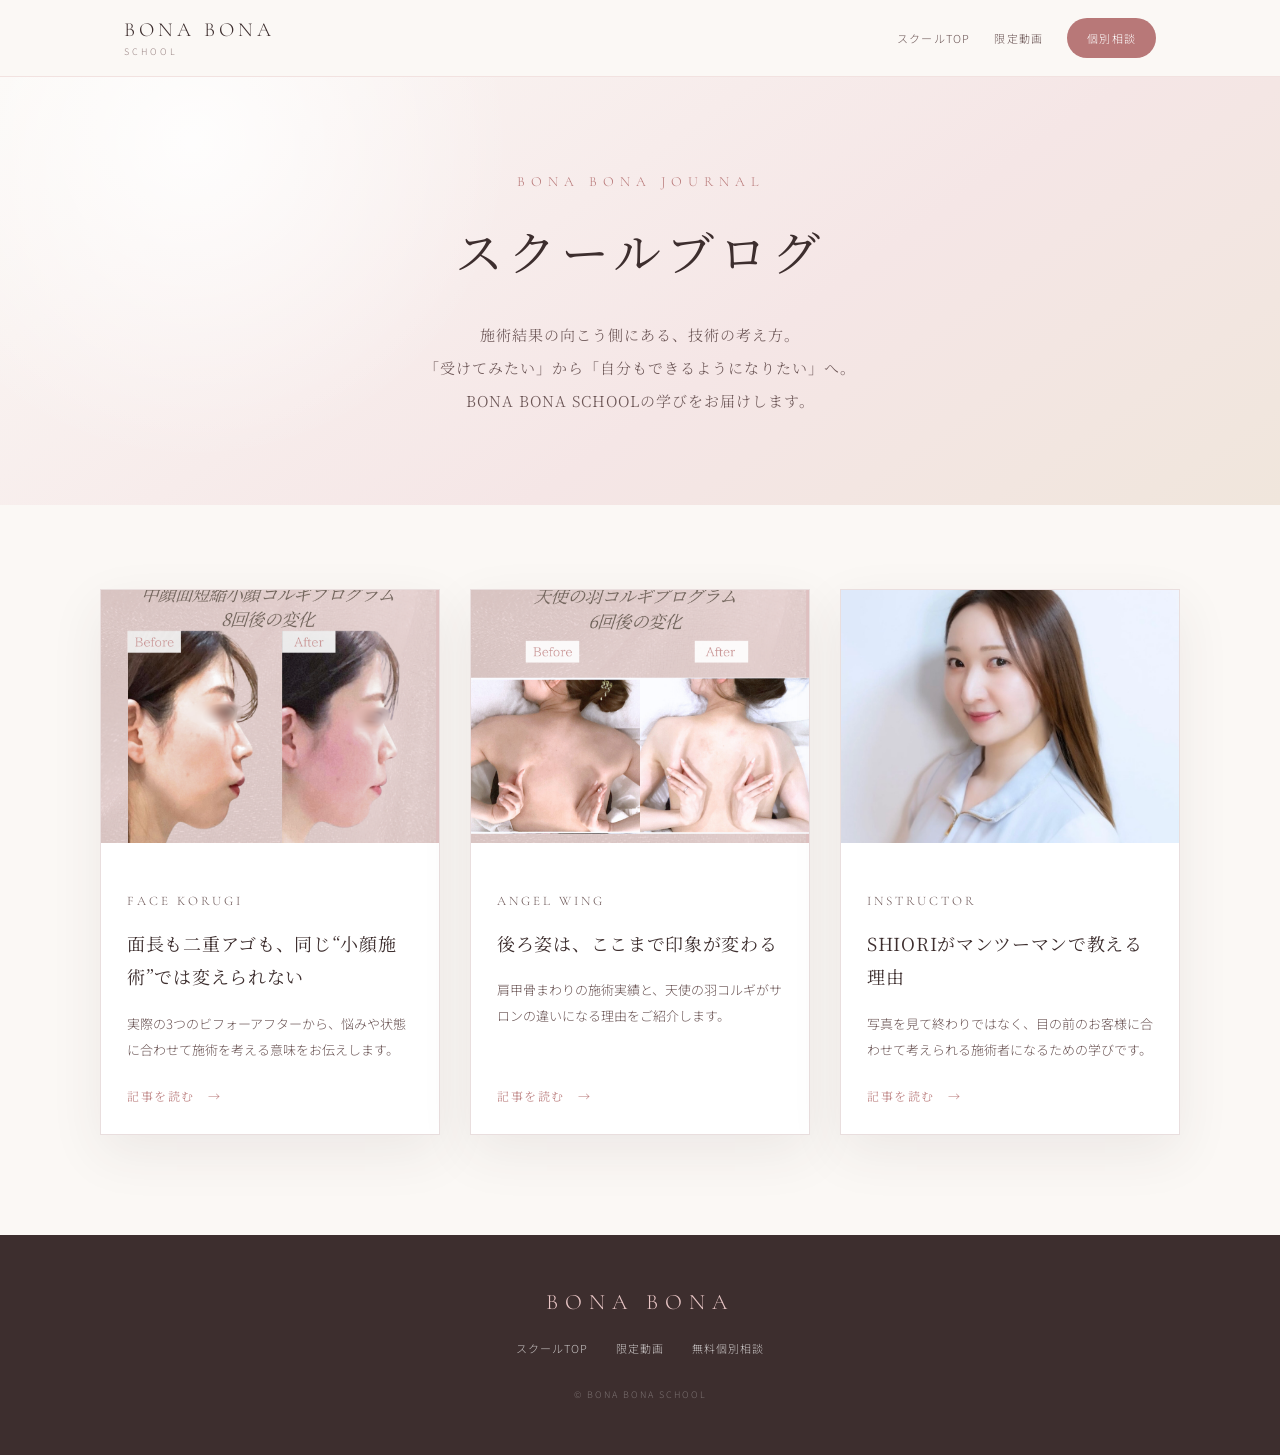
<file: blog/index.html>
<!DOCTYPE html>
<html lang="ja">
<head>
  <meta charset="UTF-8">
  <meta name="viewport" content="width=device-width, initial-scale=1.0">
  <title>スクールブログ | BONA BONA SCHOOL</title>
  <meta name="description" content="面長改善コルギと天使の羽コルギの施術実績、技術への考え方、BONA BONA SCHOOLの学びを紹介します。">
  <link rel="canonical" href="https://korugi-school.jp/blog/">
  <meta property="og:type" content="website">
  <meta property="og:title" content="スクールブログ | BONA BONA SCHOOL">
  <meta property="og:description" content="施術結果から、技術を学ぶ意味まで。BONA BONA SCHOOLのスクールブログです。">
  <meta property="og:url" content="https://korugi-school.jp/blog/">
  <meta property="og:image" content="https://korugi-school.jp/images/hero-bg.png">
  <link rel="preconnect" href="https://fonts.googleapis.com">
  <link href="https://fonts.googleapis.com/css2?family=Cormorant+Garamond:wght@300;400;500&amp;family=Noto+Serif+JP:wght@300;400;500&amp;family=Noto+Sans+JP:wght@300;400;500&amp;display=swap" rel="stylesheet">
  <link rel="stylesheet" href="./blog.css">
</head>
<body>
  <header class="site-header">
    <div class="header-inner">
      <a class="brand" href="../">BONA BONA<span>SCHOOL</span></a>
      <nav class="header-nav" aria-label="メインナビゲーション">
        <a href="../">スクールTOP</a>
        <a href="../premium/">限定動画</a>
        <a class="nav-cta" href="../consultation/">個別相談</a>
      </nav>
    </div>
  </header>

  <main>
    <section class="blog-hero">
      <p class="eyebrow">BONA BONA JOURNAL</p>
      <h1>スクールブログ</h1>
      <p class="lead">施術結果の向こう側にある、技術の考え方。<br>「受けてみたい」から「自分もできるようになりたい」へ。<br>BONA BONA SCHOOLの学びをお届けします。</p>
    </section>

    <section class="blog-main" aria-label="ブログ記事一覧">
      <div class="blog-grid">
        <a class="blog-card" href="./face-korugi-before-after/">
          <div class="card-image"><img src="../images/ba-01.png" alt="面長改善・中顔面短縮小顔コルギのビフォーアフター"></div>
          <div class="card-content">
            <p class="card-label">FACE KORUGI</p>
            <h2>面長も二重アゴも、同じ“小顔施術”では変えられない</h2>
            <p>実際の3つのビフォーアフターから、悩みや状態に合わせて施術を考える意味をお伝えします。</p>
            <span class="card-more">記事を読む　→</span>
          </div>
        </a>

        <a class="blog-card" href="./angel-wing-korugi-before-after/">
          <div class="card-image"><img src="../images/ba-02.png" alt="天使の羽コルギのビフォーアフター"></div>
          <div class="card-content">
            <p class="card-label">ANGEL WING</p>
            <h2>後ろ姿は、ここまで印象が変わる</h2>
            <p>肩甲骨まわりの施術実績と、天使の羽コルギがサロンの違いになる理由をご紹介します。</p>
            <span class="card-more">記事を読む　→</span>
          </div>
        </a>

        <a class="blog-card" href="./why-learn-from-shiori/">
          <div class="card-image"><img src="../images/shiori.jpg" alt="BONA BONA SCHOOL講師 SHIORI"></div>
          <div class="card-content">
            <p class="card-label">INSTRUCTOR</p>
            <h2>SHIORIがマンツーマンで教える理由</h2>
            <p>写真を見て終わりではなく、目の前のお客様に合わせて考えられる施術者になるための学びです。</p>
            <span class="card-more">記事を読む　→</span>
          </div>
        </a>
      </div>
    </section>
  </main>

  <footer class="site-footer">
    <p class="footer-logo">BONA BONA</p>
    <nav class="footer-links" aria-label="フッターナビゲーション">
      <a href="../">スクールTOP</a>
      <a href="../premium/">限定動画</a>
      <a href="../consultation/">無料個別相談</a>
    </nav>
    <p class="copyright">&copy; BONA BONA SCHOOL</p>
  </footer>
</body>
</html>
</file>
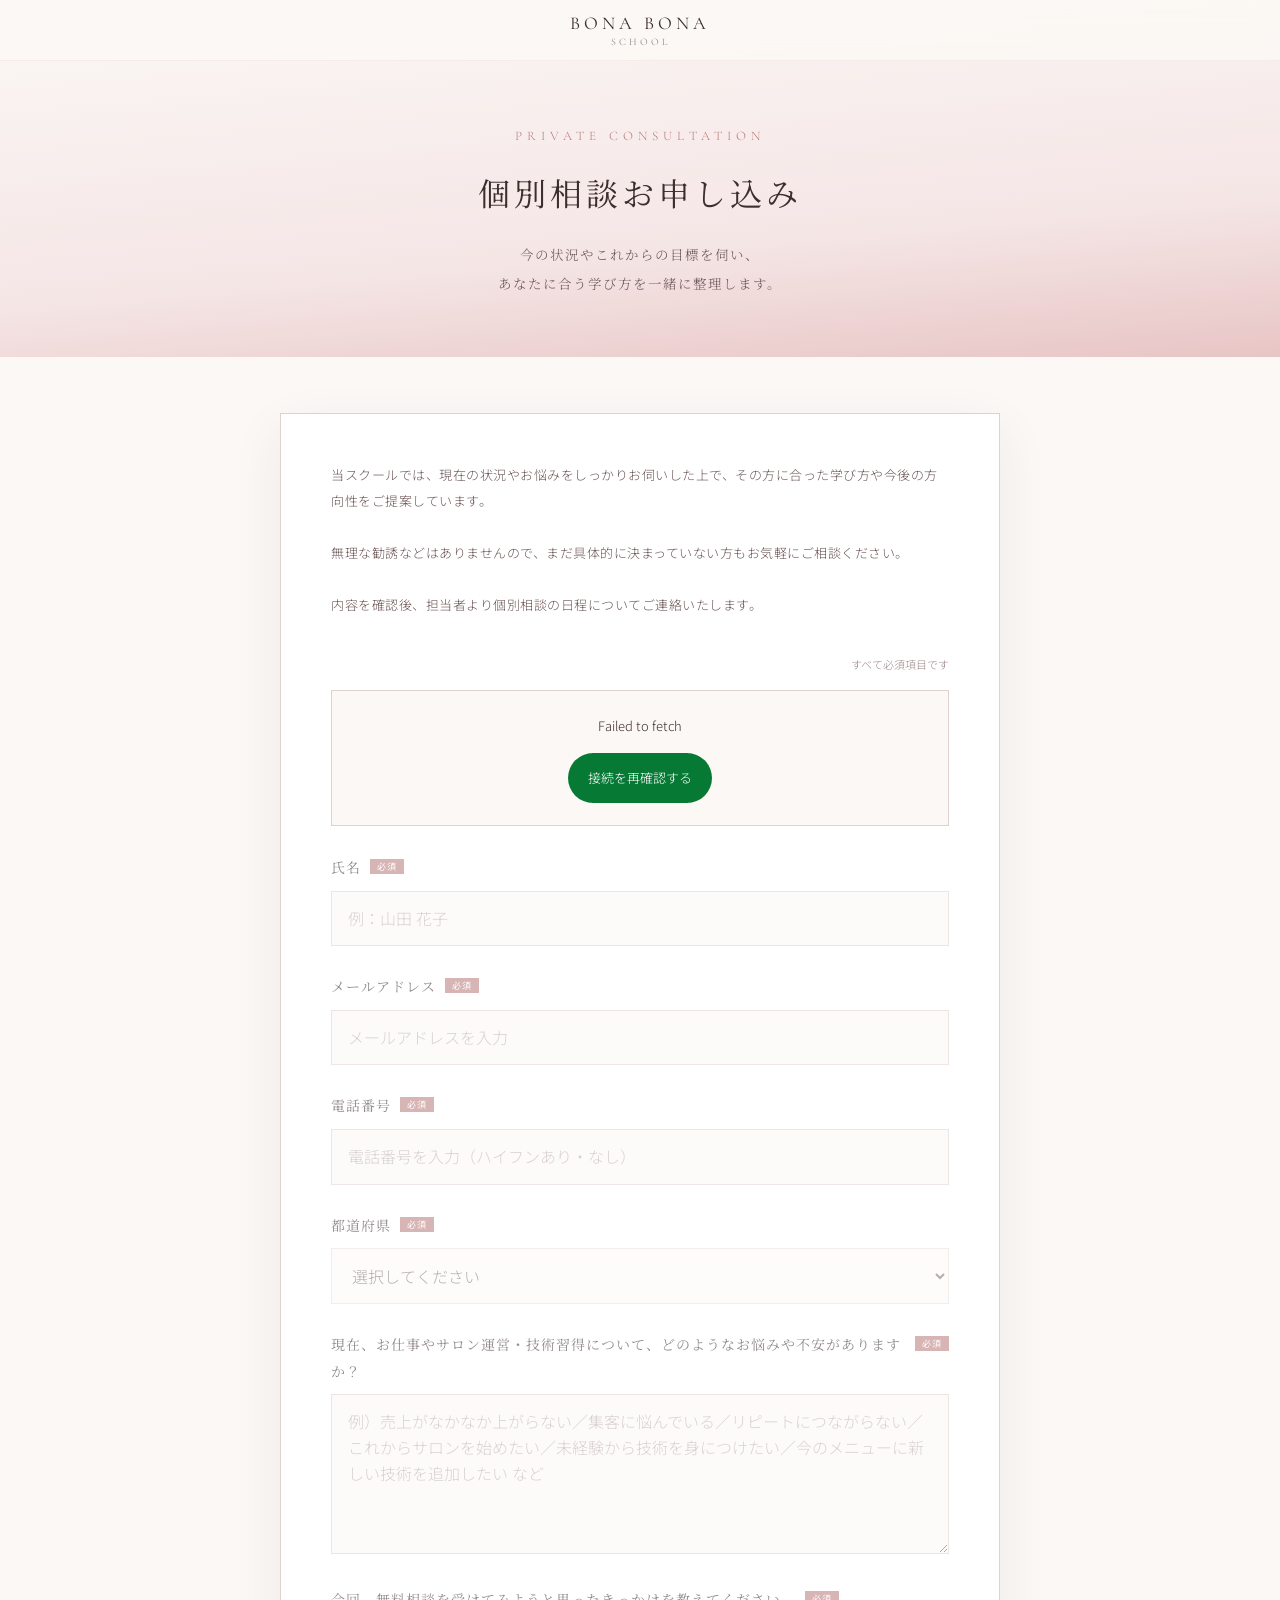
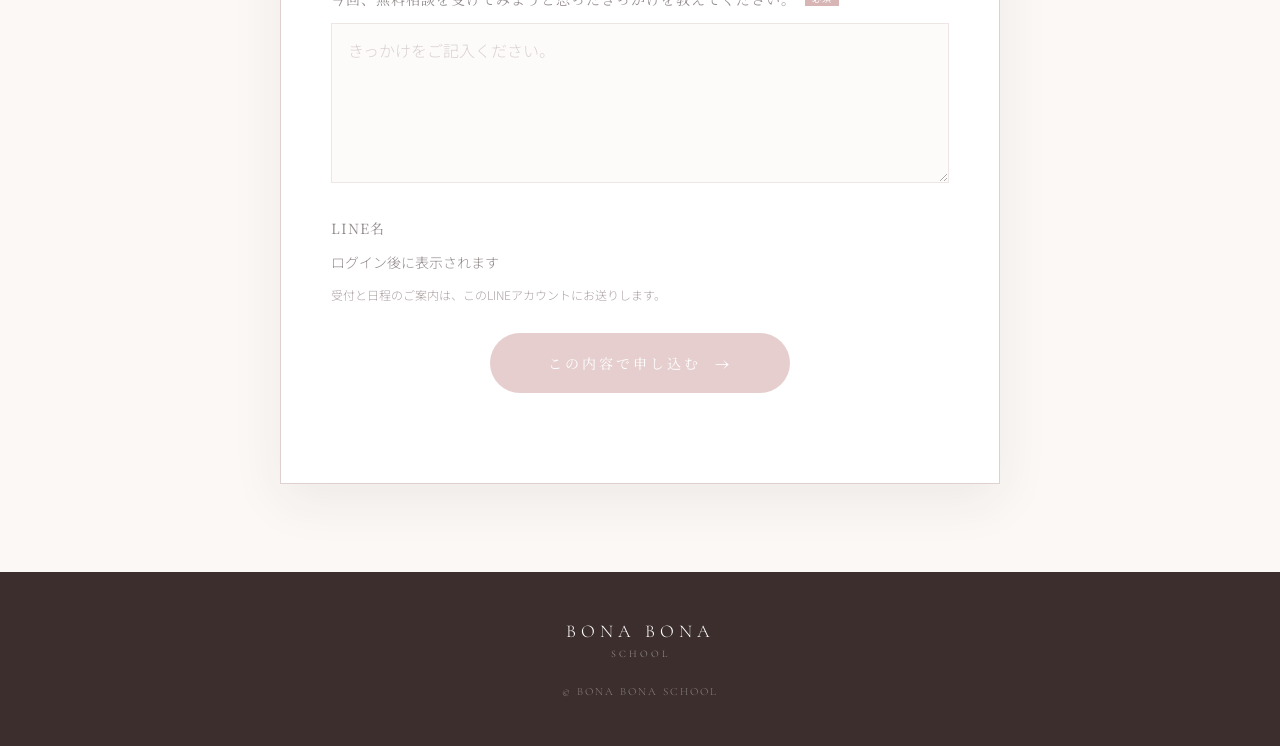
<file: consultation/index.html>
<!DOCTYPE html>
<html lang="ja">
<head>
<meta charset="UTF-8">
<meta name="viewport" content="width=device-width, initial-scale=1.0">
<meta name="robots" content="noindex, nofollow">
<meta name="referrer" content="no-referrer">
<title>個別相談お申し込み | BONA BONA SCHOOL</title>
<meta property="og:title" content="個別相談お申し込み | BONA BONA SCHOOL">
<meta property="og:description" content="BONA BONA SCHOOLの個別相談お申し込みフォームです。">
<link rel="preconnect" href="https://fonts.googleapis.com">
<link href="https://fonts.googleapis.com/css2?family=Cormorant+Garamond:wght@300;400;500&amp;family=Noto+Serif+JP:wght@300;400;500&amp;family=Noto+Sans+JP:wght@300;400;500&amp;display=swap" rel="stylesheet">
<style>
:root{--pink:#D4A0A0;--pink-light:#E8C5C5;--pink-pale:#F5E6E6;--pink-deep:#B87878;--beige-light:#F7F0EA;--cream:#FBF8F5;--white:#FFFFFF;--text-dark:#3D2E2E;--text-medium:#6B5555;--text-light:#9A8585;--line:#E0D0D0;--error:#A74646;--success:#52725A}
*{margin:0;padding:0;box-sizing:border-box}
html{scroll-behavior:smooth}
body{font-family:'Noto Sans JP',sans-serif;font-weight:300;color:var(--text-dark);background:var(--cream);overflow-x:hidden;-webkit-font-smoothing:antialiased}
.nav{position:fixed;top:0;left:0;right:0;z-index:100;background:rgba(251,248,245,.94);backdrop-filter:blur(12px);border-bottom:1px solid rgba(212,160,160,.15)}
.nav-inner{max-width:1000px;margin:0 auto;display:flex;justify-content:center;align-items:center;padding:12px 24px}
.nav-logo{font-family:'Cormorant Garamond',serif;font-weight:400;font-size:18px;letter-spacing:4px;color:var(--text-dark);text-decoration:none;text-align:center}
.nav-logo span{font-size:10px;letter-spacing:3px;color:var(--text-light);display:block;margin-top:2px}
.hero{padding:128px 24px 58px;text-align:center;background:linear-gradient(175deg,var(--cream) 0%,var(--pink-pale) 65%,var(--pink-light) 100%)}
.hero-label{font-family:'Cormorant Garamond',serif;font-size:13px;letter-spacing:5px;color:var(--pink-deep);margin-bottom:20px}
.hero-title{font-family:'Noto Serif JP',serif;font-weight:400;font-size:clamp(22px,4.4vw,32px);letter-spacing:4px;line-height:1.8;margin-bottom:18px}
.hero-text{font-family:'Noto Serif JP',serif;font-size:13.5px;line-height:2.2;letter-spacing:1px;color:var(--text-medium)}
.main{padding:56px 20px 88px}
.form-card{max-width:720px;margin:0 auto;background:var(--white);border:1px solid var(--line);padding:48px 50px;box-shadow:0 16px 50px rgba(61,46,46,.07)}
.form-intro{font-size:13px;line-height:2;color:var(--text-medium);letter-spacing:.5px;margin-bottom:38px;text-align:left}
.required-note{font-size:11px;color:var(--text-light);text-align:right;margin-bottom:18px}
.field{margin-bottom:27px}
.field-label{display:flex;align-items:flex-start;gap:9px;font-family:'Noto Serif JP',serif;font-weight:400;font-size:14px;letter-spacing:1px;line-height:1.9;margin-bottom:10px}
.required{display:inline-block;flex:0 0 auto;margin-top:5px;padding:3px 7px;background:var(--pink-deep);color:var(--white);font-family:'Noto Sans JP',sans-serif;font-size:9px;line-height:1;letter-spacing:1px}
.input,.select,.textarea{width:100%;border:1px solid var(--line);background:var(--cream);color:var(--text-dark);font:300 16px/1.6 'Noto Sans JP',sans-serif;padding:14px 16px;border-radius:0;outline:none;transition:border-color .25s,box-shadow .25s,background .25s}
.input:focus,.select:focus,.textarea:focus{border-color:var(--pink-deep);box-shadow:0 0 0 3px rgba(212,160,160,.16);background:var(--white)}
.input::placeholder,.textarea::placeholder{color:#B8AAAA}
.textarea{min-height:160px;resize:vertical}
.field-error{display:none;margin-top:7px;font-size:11px;line-height:1.7;color:var(--error)}
.field.invalid .input,.field.invalid .select,.field.invalid .textarea{border-color:var(--error);background:#FFF9F9}
.field.invalid .field-error{display:block}
.submit-wrap{text-align:center}
.submit-btn{display:inline-flex;align-items:center;justify-content:center;gap:14px;min-width:300px;padding:19px 36px;border:0;border-radius:50px;background:var(--pink-deep);color:var(--white);font-family:'Noto Serif JP',serif;font-size:14px;letter-spacing:3px;cursor:pointer;transition:background .3s,transform .3s,box-shadow .3s}
.submit-btn:hover:not(:disabled){background:var(--text-dark);transform:translateY(-2px);box-shadow:0 12px 32px rgba(61,46,46,.18)}
.submit-btn:disabled{opacity:.65;cursor:wait}
.submit-arrow{font-family:'Cormorant Garamond',serif;font-size:22px;line-height:1}
.form-status{min-height:24px;margin-top:18px;font-size:12px;line-height:1.8;text-align:center;color:var(--error)}
.success-box{display:none;text-align:center;padding:46px 24px}
.success-box.show{display:block}
.success-mark{width:54px;height:54px;margin:0 auto 24px;border:1px solid var(--pink-deep);border-radius:50%;display:flex;align-items:center;justify-content:center;color:var(--pink-deep);font-family:'Cormorant Garamond',serif;font-size:25px}
.success-title{font-family:'Noto Serif JP',serif;font-size:21px;font-weight:400;letter-spacing:2px;line-height:1.8;margin-bottom:18px}
.success-text{font-size:13px;line-height:2.2;color:var(--text-medium)}
.back-link{display:inline-block;margin-top:30px;color:var(--pink-deep);font-size:12px;letter-spacing:1px;text-decoration:none;border-bottom:1px solid var(--pink-light);padding-bottom:3px}
.honeypot{position:absolute!important;left:-9999px!important;width:1px!important;height:1px!important;overflow:hidden!important}
.line-panel{padding:22px;margin-bottom:28px;background:var(--cream);border:1px solid var(--line);text-align:center;font-size:13px;line-height:2}
.line-action{display:inline-block;margin-top:14px;padding:12px 20px;background:#067A35;color:white;border:0;border-radius:30px;text-decoration:none;font:inherit;cursor:pointer}
.line-action:disabled{opacity:.5;cursor:wait}
.line-action[hidden],[hidden]{display:none!important}
.line-help{font-size:12px;line-height:1.9;color:var(--text-medium);margin:12px 0}
.form-fields{border:0;min-width:0}
.form-fields:disabled{opacity:.55}
.line-name{font-size:14px;overflow-wrap:anywhere}
.footer{padding:48px 24px;text-align:center;background:var(--text-dark);color:var(--white)}
.footer-logo{font-family:'Cormorant Garamond',serif;font-size:18px;letter-spacing:5px}
.footer-logo span{display:block;font-size:10px;letter-spacing:3px;color:rgba(255,255,255,.5);margin-top:6px}
.footer-copy{margin-top:25px;font-family:'Cormorant Garamond',serif;font-size:11px;letter-spacing:2px;color:rgba(255,255,255,.4)}
@media(max-width:767px){.hero{padding:112px 20px 48px}.hero-title{letter-spacing:2px}.main{padding:34px 14px 64px}.form-card{padding:34px 20px}.form-intro{text-align:left}.submit-btn{width:100%;min-width:0;padding:18px 20px;font-size:13px;letter-spacing:2px}}
@media(prefers-reduced-motion:reduce){*{scroll-behavior:auto!important;transition:none!important}}
</style>
</head>
<body>

<nav class="nav">
  <div class="nav-inner">
    <a href="../" class="nav-logo">BONA BONA<span>SCHOOL</span></a>
  </div>
</nav>

<header class="hero">
  <p class="hero-label">PRIVATE CONSULTATION</p>
  <h1 class="hero-title">個別相談お申し込み</h1>
  <p class="hero-text">今の状況やこれからの目標を伺い、<br>あなたに合う学び方を一緒に整理します。</p>
</header>

<main class="main">
  <section class="form-card" aria-labelledby="form-heading">
    <div id="formArea">
      <p class="form-intro" id="form-heading">当スクールでは、現在の状況やお悩みをしっかりお伺いした上で、その方に合った学び方や今後の方向性をご提案しています。<br><br>無理な勧誘などはありませんので、まだ具体的に決まっていない方もお気軽にご相談ください。<br><br>内容を確認後、担当者より個別相談の日程についてご連絡いたします。</p>
      <p class="required-note">すべて必須項目です</p>

      <div class="line-panel" id="linePanel">
        <p id="lineStatus" role="status" aria-live="polite">LINEとの接続を確認しています。</p>
        <button type="button" id="lineLogin" class="line-action" hidden>LINEでログインして入力する</button>
        <a id="lineAdd" class="line-action" href="https://lin.ee/qu8lEEV" target="_blank" rel="noopener noreferrer" hidden>公式LINEを友だち追加する</a>
        <button type="button" id="lineRecheck" class="line-action" hidden>接続を再確認する</button>
        <noscript>お申し込みにはJavaScriptが必要です。有効にするか、<a href="https://lin.ee/qu8lEEV">公式LINE</a>からご相談ください。</noscript>
      </div>
      <form id="consultationForm" novalidate>
        <fieldset id="formFields" class="form-fields" disabled>
        <div class="honeypot" aria-hidden="true">
          <label for="website">ウェブサイト</label>
          <input type="text" id="website" name="website" tabindex="-1" autocomplete="off">
        </div>

        <div class="field" data-field="name">
          <label class="field-label" for="name">氏名 <span class="required">必須</span></label>
          <input class="input" type="text" id="name" name="entry.385616298" autocomplete="name" maxlength="80" placeholder="例：山田 花子" required>
          <p class="field-error">氏名を入力してください。</p>
        </div>

        <div class="field" data-field="email">
          <label class="field-label" for="email">メールアドレス <span class="required">必須</span></label>
          <input class="input" type="email" id="email" name="entry.350347917" autocomplete="email" maxlength="160" inputmode="email" placeholder="メールアドレスを入力" required>
          <p class="field-error">正しいメールアドレスを入力してください。</p>
        </div>

        <div class="field" data-field="phone">
          <label class="field-label" for="phone">電話番号 <span class="required">必須</span></label>
          <input class="input" type="tel" id="phone" name="entry.1238475697" autocomplete="tel" maxlength="24" inputmode="tel" placeholder="電話番号を入力（ハイフンあり・なし）" required>
          <p class="field-error">正しい電話番号を入力してください。</p>
        </div>

        <div class="field" data-field="prefecture">
          <label class="field-label" for="prefecture">都道府県 <span class="required">必須</span></label>
          <select class="select" id="prefecture" name="entry.1629137294" autocomplete="address-level1" required>
            <option value="">選択してください</option>
            <option>北海道</option><option>青森県</option><option>岩手県</option><option>宮城県</option><option>秋田県</option><option>山形県</option><option>福島県</option>
            <option>茨城県</option><option>栃木県</option><option>群馬県</option><option>埼玉県</option><option>千葉県</option><option>東京都</option><option>神奈川県</option>
            <option>新潟県</option><option>富山県</option><option>石川県</option><option>福井県</option><option>山梨県</option><option>長野県</option><option>岐阜県</option><option>静岡県</option><option>愛知県</option>
            <option>三重県</option><option>滋賀県</option><option>京都府</option><option>大阪府</option><option>兵庫県</option><option>奈良県</option><option>和歌山県</option>
            <option>鳥取県</option><option>島根県</option><option>岡山県</option><option>広島県</option><option>山口県</option><option>徳島県</option><option>香川県</option><option>愛媛県</option><option>高知県</option>
            <option>福岡県</option><option>佐賀県</option><option>長崎県</option><option>熊本県</option><option>大分県</option><option>宮崎県</option><option>鹿児島県</option><option>沖縄県</option><option>海外</option>
          </select>
          <p class="field-error">都道府県を選択してください。</p>
        </div>

        <div class="field" data-field="concern">
          <label class="field-label" for="concern">現在、お仕事やサロン運営・技術習得について、どのようなお悩みや不安がありますか？ <span class="required">必須</span></label>
          <textarea class="textarea" id="concern" name="entry.609868120" maxlength="2000" placeholder="例）売上がなかなか上がらない／集客に悩んでいる／リピートにつながらない／これからサロンを始めたい／未経験から技術を身につけたい／今のメニューに新しい技術を追加したい など" required></textarea>
          <p class="field-error">現在のお悩みや不安を入力してください。</p>
        </div>

        <div class="field" data-field="motivation">
          <label class="field-label" for="motivation">今回、無料相談を受けてみようと思ったきっかけを教えてください。 <span class="required">必須</span></label>
          <textarea class="textarea" id="motivation" name="entry.1472585277" maxlength="2000" placeholder="きっかけをご記入ください。" required></textarea>
          <p class="field-error">無料相談を受けてみようと思ったきっかけを入力してください。</p>
        </div>

        <div class="field">
          <p class="field-label">LINE名</p>
          <p class="line-name" id="lineName">ログイン後に表示されます</p>
          <p class="line-help">受付と日程のご案内は、このLINEアカウントにお送りします。</p>
        </div>

        <div class="submit-wrap">
          <button class="submit-btn" id="submitButton" type="submit">
            <span id="submitLabel">この内容で申し込む</span>
            <span class="submit-arrow" aria-hidden="true">→</span>
          </button>
          <p class="form-status" id="formStatus" role="alert" aria-live="polite"></p>
        </div>
        </fieldset>
      </form>
    </div>

    <div class="success-box" id="successBox" tabindex="-1">
      <div class="success-mark" aria-hidden="true">✓</div>
      <h2 class="success-title">お申し込みを<br>受け付けました</h2>
      <p class="success-text" id="receiptStatus" role="status" aria-live="polite"></p>
      <button type="button" class="line-action" id="retryReceipt" hidden>LINEの受付通知を再送する</button>
      <p class="line-help" id="chatHelp"></p>
      <a class="line-action" id="openLine" href="https://lin.ee/qu8lEEV">公式LINEを開く</a>
      <br>
      <a class="back-link" href="../premium/">説明動画のページへ戻る</a>
    </div>
  </section>
</main>

<footer class="footer">
  <div class="footer-logo">BONA BONA<span>SCHOOL</span></div>
  <div class="footer-copy">&copy; BONA BONA SCHOOL</div>
</footer>

<script src="https://static.line-scdn.net/liff/edge/2/sdk.js"></script>
<script src="line-form.js?v=20260917" defer></script>


</body>
</html>
</file>
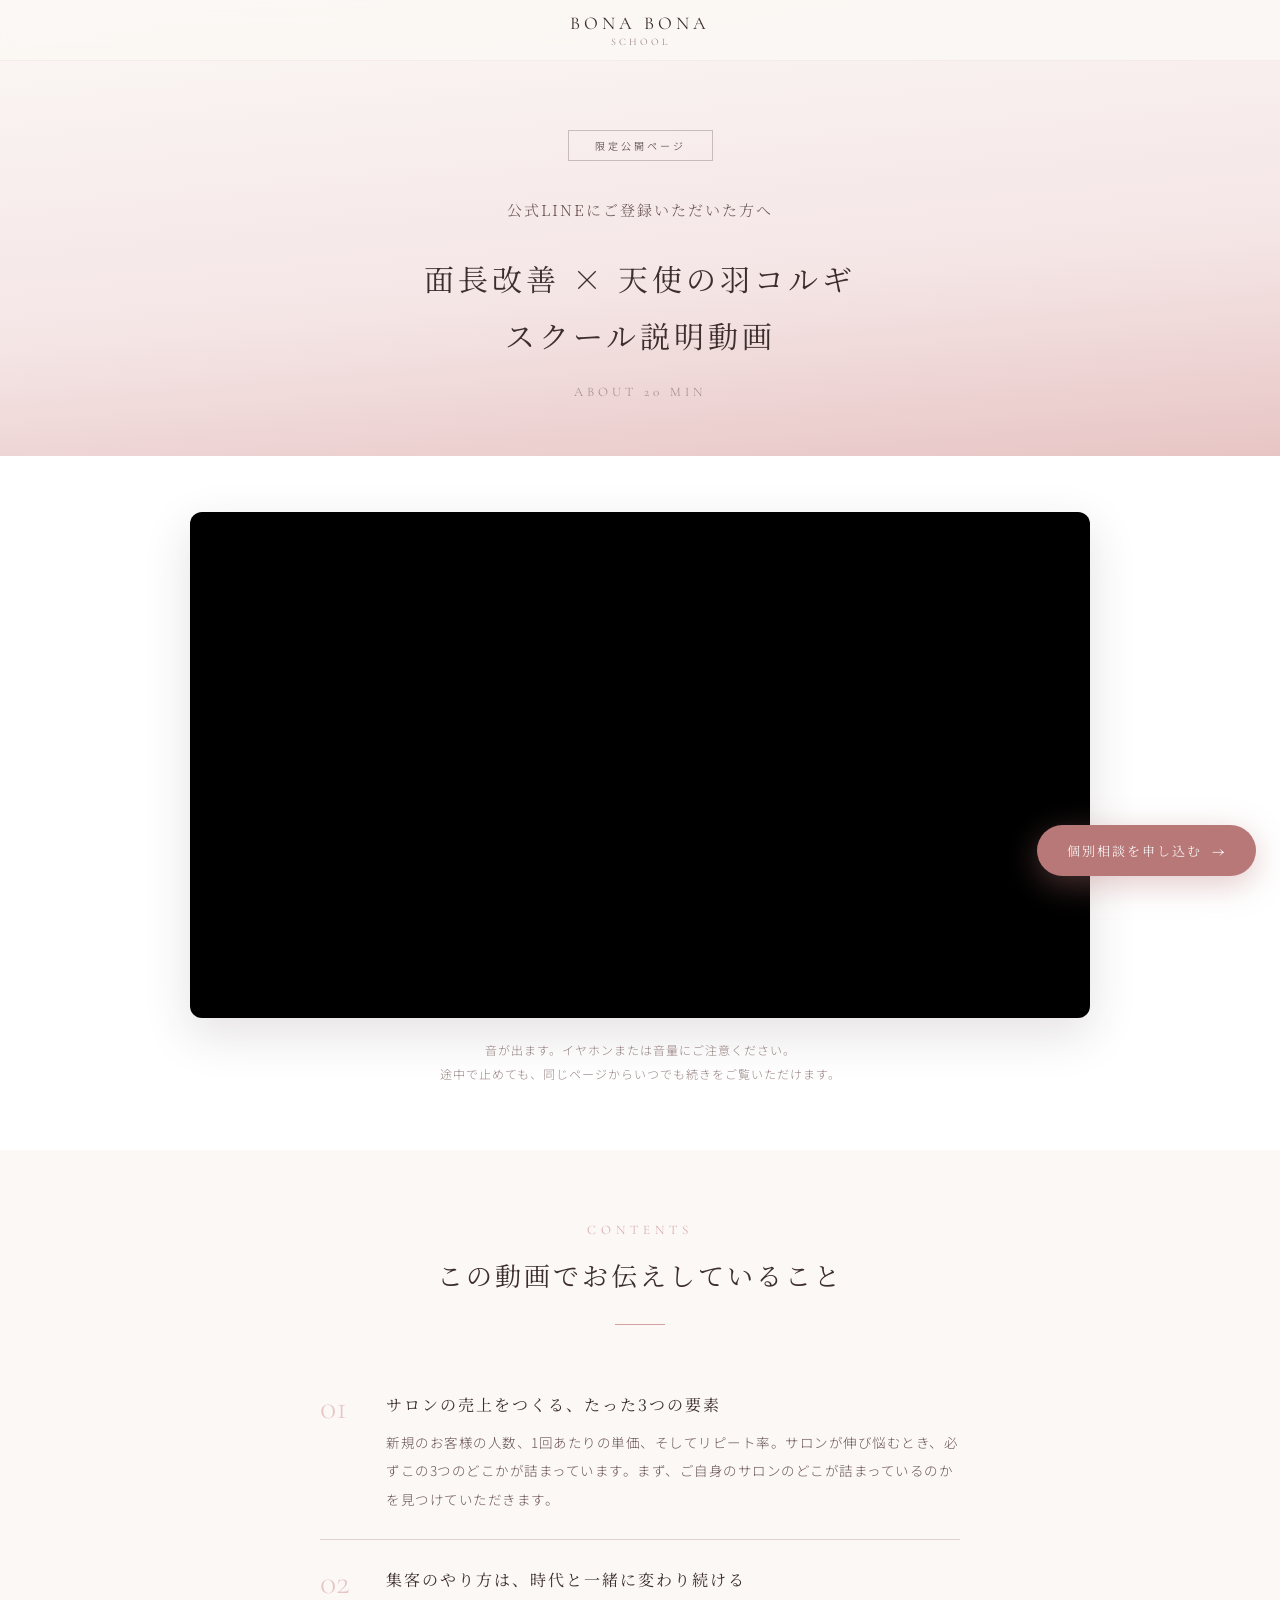
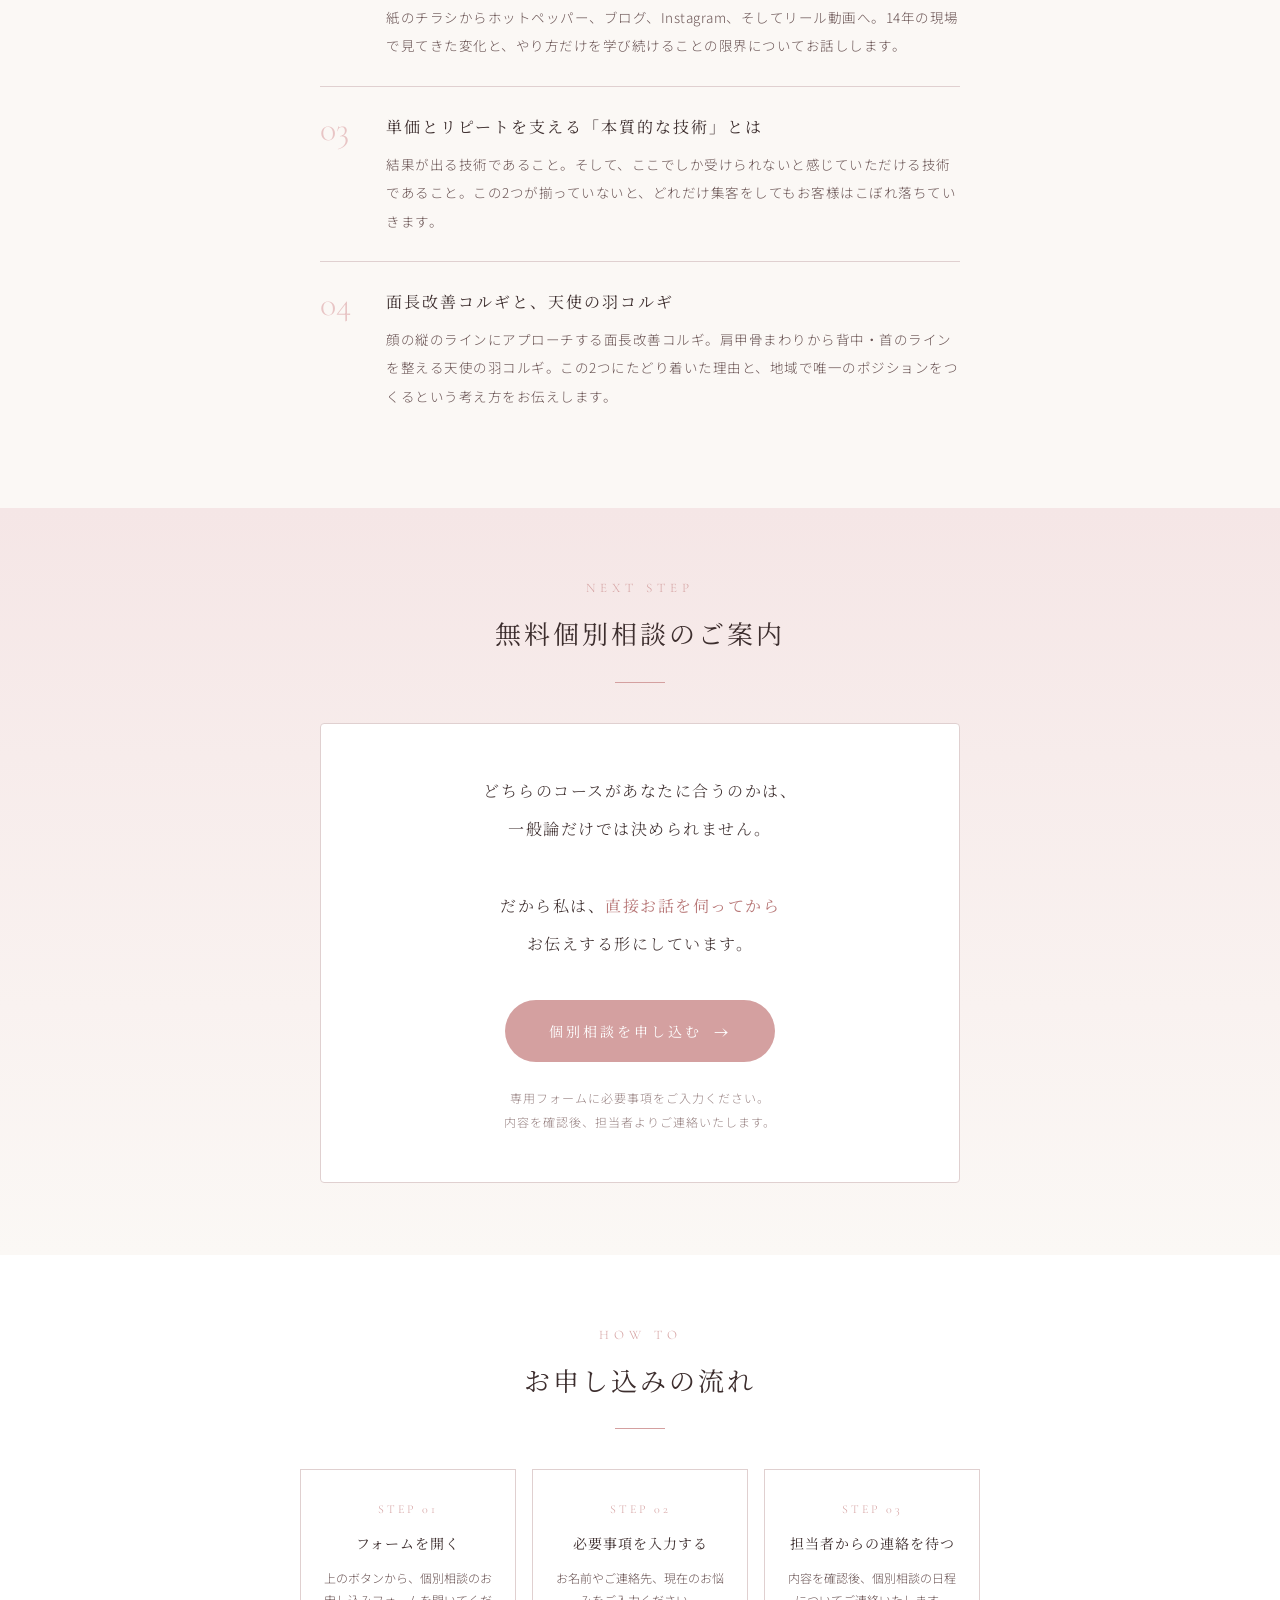
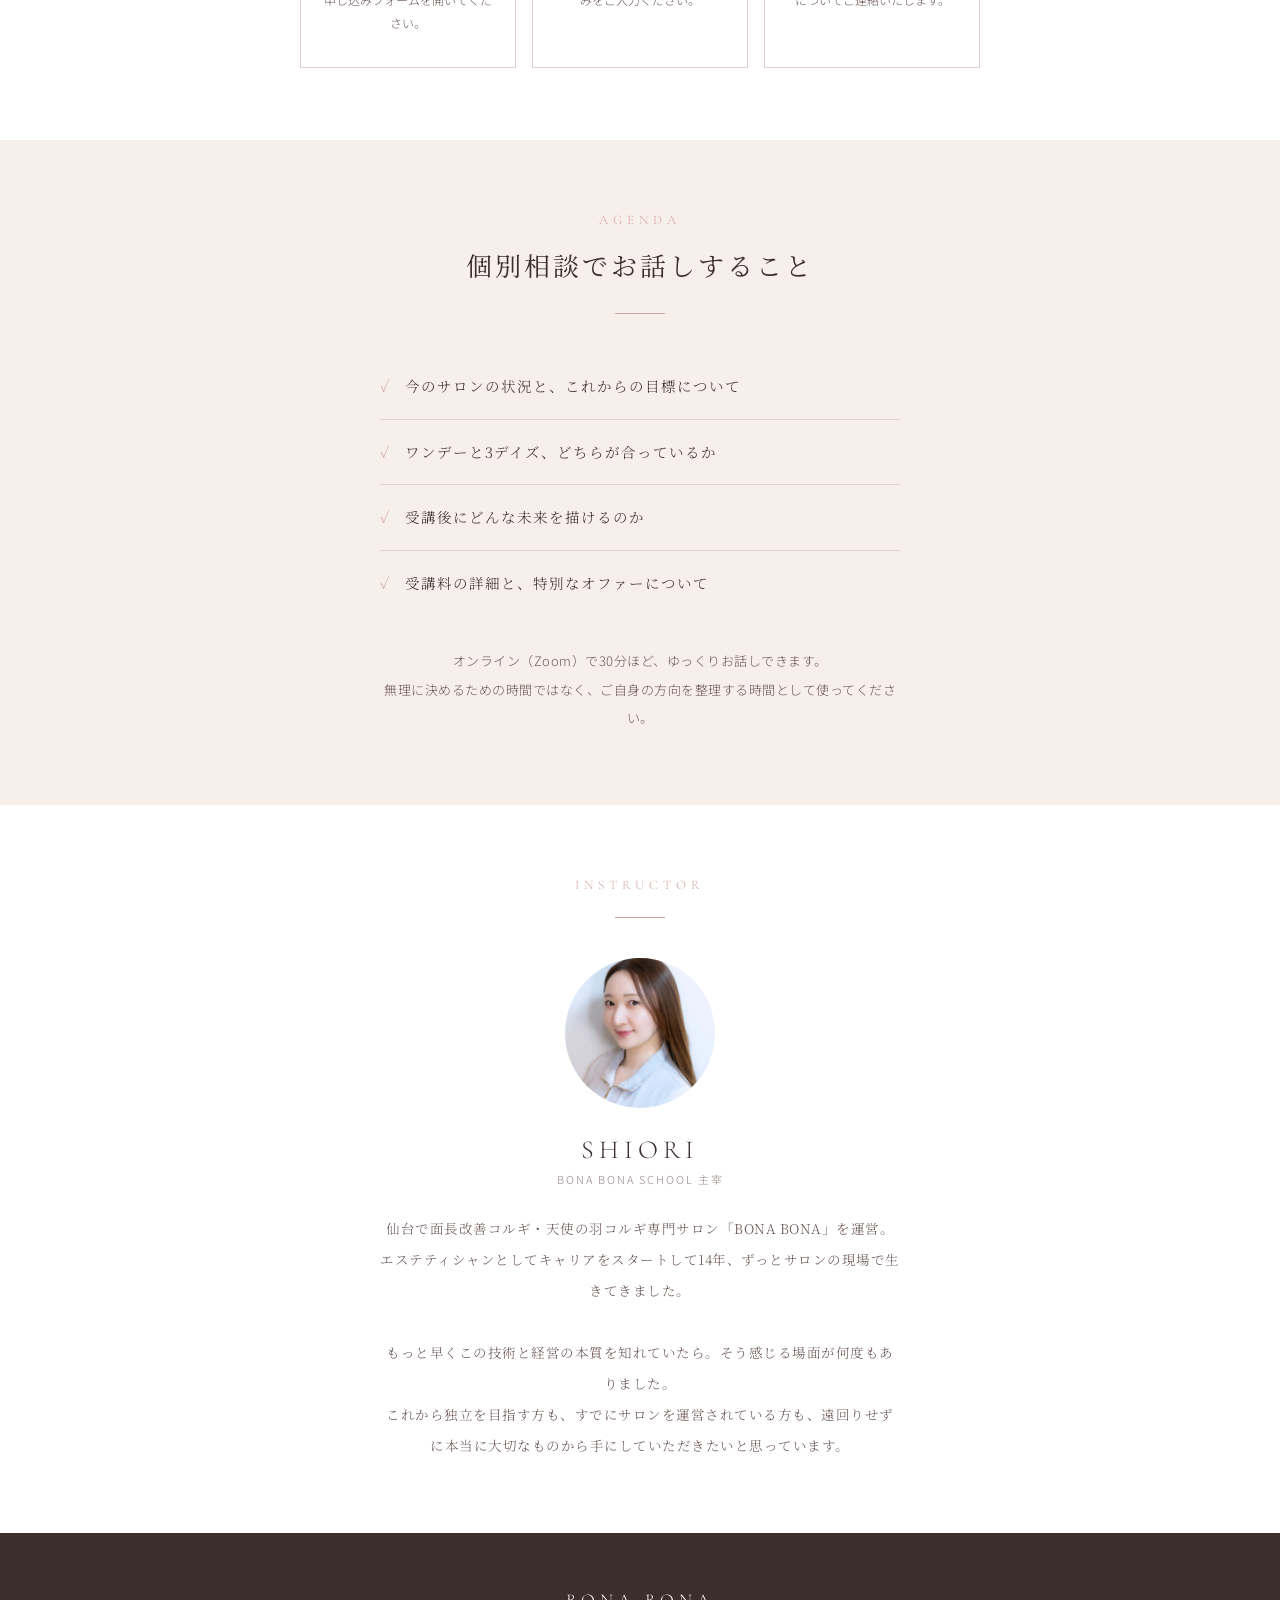
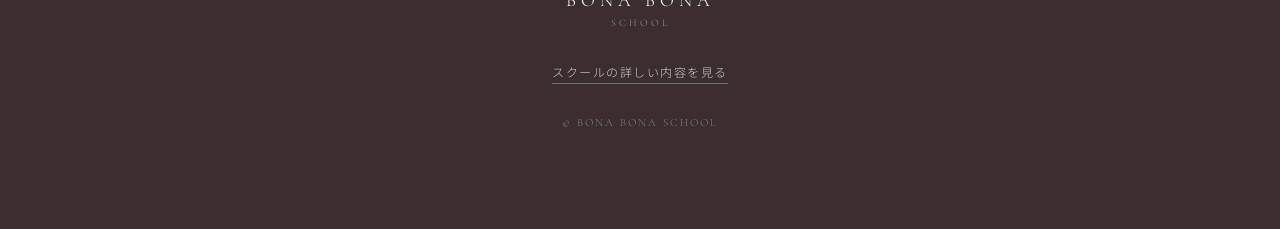
<file: premium/index.html>
<!DOCTYPE html>
<html lang="ja">
<head>
<meta charset="UTF-8">
<meta name="viewport" content="width=device-width, initial-scale=1.0">
<meta name="robots" content="noindex, nofollow">
<title>スクール説明動画 | BONA BONA SCHOOL</title>
<meta property="og:title" content="スクール説明動画 | BONA BONA SCHOOL">
<meta property="og:description" content="面長改善コルギ・天使の羽コルギ専門スクールの説明動画（約20分）">
<link rel="preconnect" href="https://fonts.googleapis.com">
<link href="https://fonts.googleapis.com/css2?family=Cormorant+Garamond:ital,wght@0,300;0,400;0,500;0,600;1,300;1,400&family=Noto+Serif+JP:wght@200;300;400;500;600&family=Noto+Sans+JP:wght@300;400;500&display=swap" rel="stylesheet">
<style>
:root{--pink:#D4A0A0;--pink-light:#E8C5C5;--pink-pale:#F5E6E6;--pink-deep:#B87878;--beige:#F0E6DC;--beige-light:#F7F0EA;--cream:#FBF8F5;--white:#FFFFFF;--text-dark:#3D2E2E;--text-medium:#6B5555;--text-light:#9A8585;--line:#E0D0D0}
*{margin:0;padding:0;box-sizing:border-box}
html{scroll-behavior:smooth}
body{font-family:'Noto Sans JP',sans-serif;font-weight:300;color:var(--text-dark);background:var(--cream);overflow-x:hidden;-webkit-font-smoothing:antialiased}
@keyframes fadeUp{from{opacity:0;transform:translateY(40px)}to{opacity:1;transform:translateY(0)}}
@keyframes fadeIn{from{opacity:0}to{opacity:1}}
@keyframes pulse{0%,100%{transform:scale(1)}50%{transform:scale(1.04)}}
.ani{opacity:0}.ani.vis{animation:fadeUp .8s ease forwards}
.ani.d1.vis{animation-delay:.1s}.ani.d2.vis{animation-delay:.2s}.ani.d3.vis{animation-delay:.3s}.ani.d4.vis{animation-delay:.4s}

/* ===== NAV ===== */
.nav{position:fixed;top:0;left:0;right:0;z-index:100;background:rgba(251,248,245,.92);backdrop-filter:blur(12px);border-bottom:1px solid rgba(212,160,160,.15)}
.nav-inner{max-width:1000px;margin:0 auto;display:flex;justify-content:center;align-items:center;padding:12px 24px}
.nav-logo{font-family:'Cormorant Garamond',serif;font-weight:400;font-size:18px;letter-spacing:4px;color:var(--text-dark);text-decoration:none;text-align:center}
.nav-logo span{font-size:10px;letter-spacing:3px;color:var(--text-light);display:block;margin-top:2px}

/* ===== HERO ===== */
.hero{width:100%;padding:130px 24px 56px;text-align:center;background:linear-gradient(175deg,var(--cream) 0%,var(--pink-pale) 60%,var(--pink-light) 100%)}
.hero-badge{display:inline-block;padding:7px 26px;border:1px solid rgba(61,46,46,.25);color:var(--text-dark);font-size:10px;letter-spacing:3px;margin-bottom:32px;animation:fadeIn 1s ease .2s forwards;opacity:0}
.hero-lead{font-family:'Noto Serif JP',serif;font-weight:300;font-size:clamp(13px,2.2vw,15px);color:var(--text-medium);letter-spacing:2px;line-height:2.2;margin-bottom:24px;animation:fadeUp 1s ease .4s forwards;opacity:0}
.hero-title{font-family:'Noto Serif JP',serif;font-weight:400;font-size:clamp(20px,4.2vw,30px);letter-spacing:4px;line-height:1.9;color:var(--text-dark);margin-bottom:20px;animation:fadeUp 1s ease .6s forwards;opacity:0}
.hero-meta{font-family:'Cormorant Garamond',serif;font-size:13px;letter-spacing:4px;color:var(--text-light);animation:fadeUp 1s ease .8s forwards;opacity:0}

/* ===== VIDEO ===== */
.video-sec{width:100%;padding:56px 24px 64px;background:var(--white)}
.video-wrap{max-width:900px;margin:0 auto}
.video-frame{position:relative;width:100%;aspect-ratio:16/9;background:#000;border-radius:12px;overflow:hidden;box-shadow:0 16px 48px rgba(61,46,46,.14)}
.video-frame iframe{position:absolute;inset:0;width:100%;height:100%;border:0}
.video-note{margin-top:20px;font-size:12px;line-height:2;color:var(--text-light);letter-spacing:1px;text-align:center}

/* ===== SECTIONS ===== */
.sec{width:100%;padding:72px 24px;text-align:center}
.sec-label{font-family:'Cormorant Garamond',serif;font-size:13px;letter-spacing:5px;color:var(--pink);margin-bottom:12px}
.sec-title{font-family:'Noto Serif JP',serif;font-weight:400;font-size:clamp(19px,3.6vw,26px);letter-spacing:3px;line-height:1.9;color:var(--text-dark);margin-bottom:8px}
.sec-line{width:50px;height:1px;background:var(--pink);margin:24px auto 40px}
.bg-cream{background:var(--cream)}.bg-beige{background:var(--beige-light)}.bg-white{background:var(--white)}
.bg-pink{background:linear-gradient(180deg,var(--pink-pale) 0%,var(--cream) 100%)}

/* ===== CHAPTERS ===== */
.chapters{max-width:640px;margin:0 auto;text-align:left}
.chapter{display:flex;gap:22px;padding:26px 0;border-bottom:1px solid var(--line)}
.chapter:last-child{border-bottom:none}
.chapter-num{font-family:'Cormorant Garamond',serif;font-weight:300;font-size:34px;color:var(--pink-light);line-height:1;flex-shrink:0;width:44px}
.chapter-body{flex:1;min-width:0}
.chapter-title{font-family:'Noto Serif JP',serif;font-weight:400;font-size:16px;letter-spacing:2px;color:var(--text-dark);margin-bottom:10px;line-height:1.7}
.chapter-text{font-size:13.5px;line-height:2.1;color:var(--text-medium);letter-spacing:.5px}
@media(max-width:767px){.chapter{gap:16px}.chapter-num{font-size:28px;width:34px}.chapter-title{font-size:14.5px;letter-spacing:1px}.chapter-text{font-size:13px}}

/* ===== CTA ===== */
.cta-box{max-width:640px;margin:0 auto;padding:48px 36px;background:var(--white);border:1px solid var(--line);border-radius:4px}
.cta-lead{font-family:'Noto Serif JP',serif;font-weight:300;font-size:clamp(14px,2.4vw,16px);line-height:2.4;color:var(--text-dark);letter-spacing:1.5px;margin-bottom:36px}
.cta-lead .em{color:var(--pink-deep);font-weight:400}
.btn-main{display:inline-flex;align-items:center;gap:12px;padding:20px 44px;background:var(--pink);color:var(--white);font-family:'Noto Serif JP',serif;font-weight:400;font-size:14px;letter-spacing:3px;text-decoration:none;border:none;cursor:pointer;transition:all .4s ease;border-radius:50px}
.btn-main:hover{background:var(--pink-deep);transform:translateY(-2px);box-shadow:0 12px 36px rgba(184,120,120,.3)}
.btn-arrow{font-family:'Cormorant Garamond',serif;font-size:22px;line-height:1}
.cta-sub{margin-top:24px;font-size:12px;line-height:2;color:var(--text-light);letter-spacing:1px}
@media(max-width:767px){.cta-box{padding:36px 22px}.btn-main{padding:18px 30px;font-size:13px;letter-spacing:2px}}

/* ===== STEPS ===== */
.steps{max-width:680px;margin:0 auto;display:grid;grid-template-columns:repeat(3,1fr);gap:16px}
.step{padding:32px 18px;background:var(--white);border:1px solid var(--line);text-align:center}
.step-num{font-family:'Cormorant Garamond',serif;font-size:12px;letter-spacing:3px;color:var(--pink);margin-bottom:14px}
.step-title{font-family:'Noto Serif JP',serif;font-weight:400;font-size:14px;letter-spacing:1px;color:var(--text-dark);line-height:1.9;margin-bottom:10px}
.step-text{font-size:12px;line-height:1.9;color:var(--text-medium)}
@media(max-width:767px){.steps{grid-template-columns:1fr;gap:12px}.step{padding:24px 20px}}

/* ===== TALK POINTS ===== */
.points{max-width:520px;margin:0 auto;text-align:left}
.point{display:flex;align-items:flex-start;gap:14px;padding:18px 0;border-bottom:1px solid var(--line);font-family:'Noto Serif JP',serif;font-weight:300;font-size:14.5px;color:var(--text-dark);letter-spacing:1px;line-height:1.9}
.point:last-child{border-bottom:none}
.point-check{color:var(--pink);flex-shrink:0;font-size:15px;line-height:1.9}
@media(max-width:767px){.point{font-size:13px;gap:11px}}

/* ===== INSTRUCTOR ===== */
.circle-img{width:150px;height:150px;border-radius:50%;overflow:hidden;margin:0 auto 26px;background:linear-gradient(135deg,var(--pink-light),var(--beige))}
.circle-img img{width:100%;height:100%;object-fit:cover;display:block}
.instructor-name{font-family:'Cormorant Garamond',serif;font-size:26px;letter-spacing:5px;color:var(--text-dark);margin-bottom:6px}
.instructor-role{font-size:11px;letter-spacing:2px;color:var(--text-light);margin-bottom:26px}
.instructor-bio{max-width:520px;margin:0 auto;font-family:'Noto Serif JP',serif;font-weight:300;font-size:13.5px;line-height:2.3;color:var(--text-medium);letter-spacing:.5px}

/* ===== FOOTER ===== */
.footer{padding:56px 24px 100px;text-align:center;background:var(--text-dark);color:var(--white)}
.footer-logo{font-family:'Cormorant Garamond',serif;font-size:18px;letter-spacing:5px;margin-bottom:8px}
.footer-logo span{display:block;font-size:10px;letter-spacing:3px;color:rgba(255,255,255,.5);margin-top:6px}
.footer-link{display:inline-block;margin-top:26px;font-size:12px;letter-spacing:1.5px;color:rgba(255,255,255,.75);text-decoration:none;border-bottom:1px solid rgba(255,255,255,.3);padding-bottom:3px;transition:color .3s}
.footer-link:hover{color:var(--white)}
.footer-copy{margin-top:32px;font-family:'Cormorant Garamond',serif;font-size:11px;letter-spacing:2px;color:rgba(255,255,255,.4)}

/* ===== FLOATING CTA ===== */
.floating-cta{position:fixed;bottom:24px;right:24px;z-index:99;animation:pulse 2.5s ease infinite}
.floating-cta a{display:flex;align-items:center;justify-content:center;gap:10px;padding:16px 30px;background:var(--pink-deep);color:var(--white);font-family:'Noto Serif JP',serif;font-size:13px;letter-spacing:2px;text-decoration:none;border-radius:50px;box-shadow:0 8px 32px rgba(184,120,120,.4);transition:all .3s;white-space:nowrap}
.floating-cta a:hover{background:var(--text-dark)}
.floating-cta .btn-arrow{font-size:19px}
@media(max-width:767px){
  body{padding-bottom:80px}
  .footer{padding-bottom:56px}
  .floating-cta{bottom:14px;right:14px;left:14px;animation:none}
  .floating-cta a{padding:15px 20px;font-size:13px}
}
</style>
</head>
<body>

<nav class="nav">
  <div class="nav-inner">
    <a href="https://korugi-school.jp/" class="nav-logo">BONA BONA<span>SCHOOL</span></a>
  </div>
</nav>

<!-- ===== HERO ===== -->
<header class="hero">
  <div class="hero-badge">限定公開ページ</div>
  <p class="hero-lead">公式LINEにご登録いただいた方へ</p>
  <h1 class="hero-title">面長改善 × 天使の羽コルギ<br>スクール説明動画</h1>
  <p class="hero-meta">ABOUT 20 MIN</p>
</header>

<!-- ===== VIDEO ===== -->
<section class="video-sec">
  <div class="video-wrap">
    <div class="video-frame">
      <iframe
        src="https://www.youtube-nocookie.com/embed/fuiqhR6Ieh0?rel=0&modestbranding=1&playsinline=1"
        title="面長改善×天使の羽コルギスクール 説明動画"
        allow="accelerometer; autoplay; clipboard-write; encrypted-media; gyroscope; picture-in-picture; web-share"
        referrerpolicy="strict-origin-when-cross-origin"
        allowfullscreen></iframe>
    </div>
    <p class="video-note">音が出ます。イヤホンまたは音量にご注意ください。<br>途中で止めても、同じページからいつでも続きをご覧いただけます。</p>
  </div>
</section>

<!-- ===== CHAPTERS ===== -->
<section class="sec bg-cream">
  <div class="sec-label">CONTENTS</div>
  <h2 class="sec-title">この動画でお伝えしていること</h2>
  <div class="sec-line"></div>
  <div class="chapters">
    <div class="chapter ani d1">
      <div class="chapter-num">01</div>
      <div class="chapter-body">
        <h3 class="chapter-title">サロンの売上をつくる、たった3つの要素</h3>
        <p class="chapter-text">新規のお客様の人数、1回あたりの単価、そしてリピート率。サロンが伸び悩むとき、必ずこの3つのどこかが詰まっています。まず、ご自身のサロンのどこが詰まっているのかを見つけていただきます。</p>
      </div>
    </div>
    <div class="chapter ani d2">
      <div class="chapter-num">02</div>
      <div class="chapter-body">
        <h3 class="chapter-title">集客のやり方は、時代と一緒に変わり続ける</h3>
        <p class="chapter-text">紙のチラシからホットペッパー、ブログ、Instagram、そしてリール動画へ。14年の現場で見てきた変化と、やり方だけを学び続けることの限界についてお話しします。</p>
      </div>
    </div>
    <div class="chapter ani d3">
      <div class="chapter-num">03</div>
      <div class="chapter-body">
        <h3 class="chapter-title">単価とリピートを支える「本質的な技術」とは</h3>
        <p class="chapter-text">結果が出る技術であること。そして、ここでしか受けられないと感じていただける技術であること。この2つが揃っていないと、どれだけ集客をしてもお客様はこぼれ落ちていきます。</p>
      </div>
    </div>
    <div class="chapter ani d4">
      <div class="chapter-num">04</div>
      <div class="chapter-body">
        <h3 class="chapter-title">面長改善コルギと、天使の羽コルギ</h3>
        <p class="chapter-text">顔の縦のラインにアプローチする面長改善コルギ。肩甲骨まわりから背中・首のラインを整える天使の羽コルギ。この2つにたどり着いた理由と、地域で唯一のポジションをつくるという考え方をお伝えします。</p>
      </div>
    </div>
  </div>
</section>

<!-- ===== CTA ===== -->
<section class="sec bg-pink" id="contact">
  <div class="sec-label">NEXT STEP</div>
  <h2 class="sec-title">無料個別相談のご案内</h2>
  <div class="sec-line"></div>
  <div class="cta-box ani">
    <p class="cta-lead">
      どちらのコースがあなたに合うのかは、<br>
      一般論だけでは決められません。<br><br>
      だから私は、<span class="em">直接お話を伺ってから</span><br>
      お伝えする形にしています。
    </p>
    <a href="../consultation/" class="btn-main">
      個別相談を申し込む
      <span class="btn-arrow" aria-hidden="true">→</span>
    </a>
    <p class="cta-sub">専用フォームに必要事項をご入力ください。<br>内容を確認後、担当者よりご連絡いたします。</p>
  </div>
</section>

<!-- ===== STEPS ===== -->
<section class="sec bg-white">
  <div class="sec-label">HOW TO</div>
  <h2 class="sec-title">お申し込みの流れ</h2>
  <div class="sec-line"></div>
  <div class="steps">
    <div class="step ani d1">
      <div class="step-num">STEP 01</div>
      <h3 class="step-title">フォームを開く</h3>
      <p class="step-text">上のボタンから、個別相談のお申し込みフォームを開いてください。</p>
    </div>
    <div class="step ani d2">
      <div class="step-num">STEP 02</div>
      <h3 class="step-title">必要事項を入力する</h3>
      <p class="step-text">お名前やご連絡先、現在のお悩みをご入力ください。</p>
    </div>
    <div class="step ani d3">
      <div class="step-num">STEP 03</div>
      <h3 class="step-title">担当者からの連絡を待つ</h3>
      <p class="step-text">内容を確認後、個別相談の日程についてご連絡いたします。</p>
    </div>
  </div>
</section>

<!-- ===== TALK POINTS ===== -->
<section class="sec bg-beige">
  <div class="sec-label">AGENDA</div>
  <h2 class="sec-title">個別相談でお話しすること</h2>
  <div class="sec-line"></div>
  <div class="points">
    <div class="point ani d1"><span class="point-check">✓</span><span>今のサロンの状況と、これからの目標について</span></div>
    <div class="point ani d2"><span class="point-check">✓</span><span>ワンデーと3デイズ、どちらが合っているか</span></div>
    <div class="point ani d3"><span class="point-check">✓</span><span>受講後にどんな未来を描けるのか</span></div>
    <div class="point ani d4"><span class="point-check">✓</span><span>受講料の詳細と、特別なオファーについて</span></div>
  </div>
  <p style="max-width:520px;margin:32px auto 0;font-size:13px;line-height:2.2;color:var(--text-medium);letter-spacing:.5px">
    オンライン（Zoom）で30分ほど、ゆっくりお話しできます。<br>
    無理に決めるための時間ではなく、ご自身の方向を整理する時間として使ってください。
  </p>
</section>

<!-- ===== INSTRUCTOR ===== -->
<section class="sec bg-white">
  <div class="sec-label">INSTRUCTOR</div>
  <div class="sec-line"></div>
  <div class="circle-img ani"><img src="../images/shiori.jpg" alt="講師 SHIORI"></div>
  <div class="instructor-name ani d1">SHIORI</div>
  <div class="instructor-role ani d1">BONA BONA SCHOOL 主宰</div>
  <p class="instructor-bio ani d2">
    仙台で面長改善コルギ・天使の羽コルギ専門サロン「BONA BONA」を運営。<br>
    エステティシャンとしてキャリアをスタートして14年、ずっとサロンの現場で生きてきました。<br><br>
    もっと早くこの技術と経営の本質を知れていたら。そう感じる場面が何度もありました。<br>
    これから独立を目指す方も、すでにサロンを運営されている方も、遠回りせずに本当に大切なものから手にしていただきたいと思っています。
  </p>
</section>

<!-- ===== FOOTER ===== -->
<footer class="footer">
  <div class="footer-logo">BONA BONA<span>SCHOOL</span></div>
  <a href="https://korugi-school.jp/" class="footer-link">スクールの詳しい内容を見る</a>
  <div class="footer-copy">&copy; BONA BONA SCHOOL</div>
</footer>

<div class="floating-cta">
  <a href="../consultation/">
    個別相談を申し込む
    <span class="btn-arrow" aria-hidden="true">→</span>
  </a>
</div>

<script>
const io = new IntersectionObserver((entries) => {
  entries.forEach(e => { if (e.isIntersecting) { e.target.classList.add('vis'); io.unobserve(e.target); } });
}, { threshold: 0.15 });
document.querySelectorAll('.ani').forEach(el => io.observe(el));
</script>

</body>
</html>
</file>
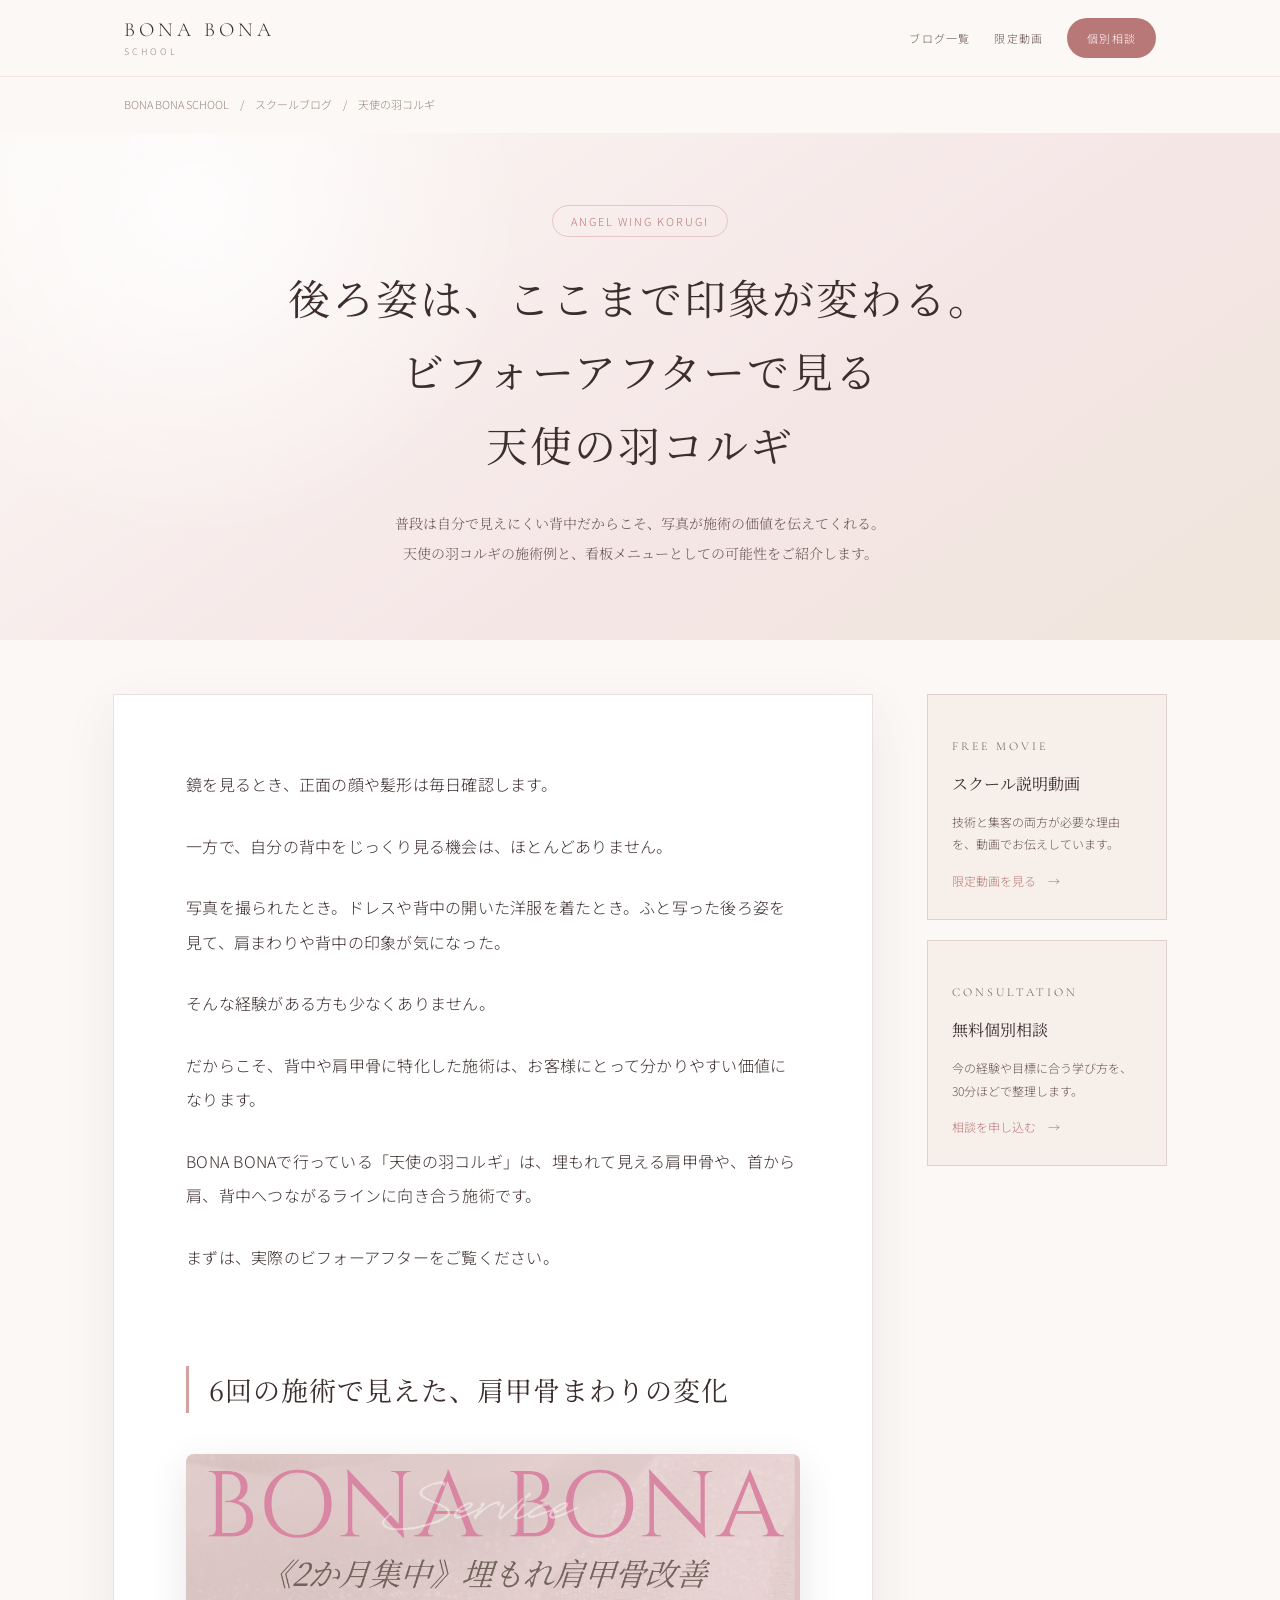
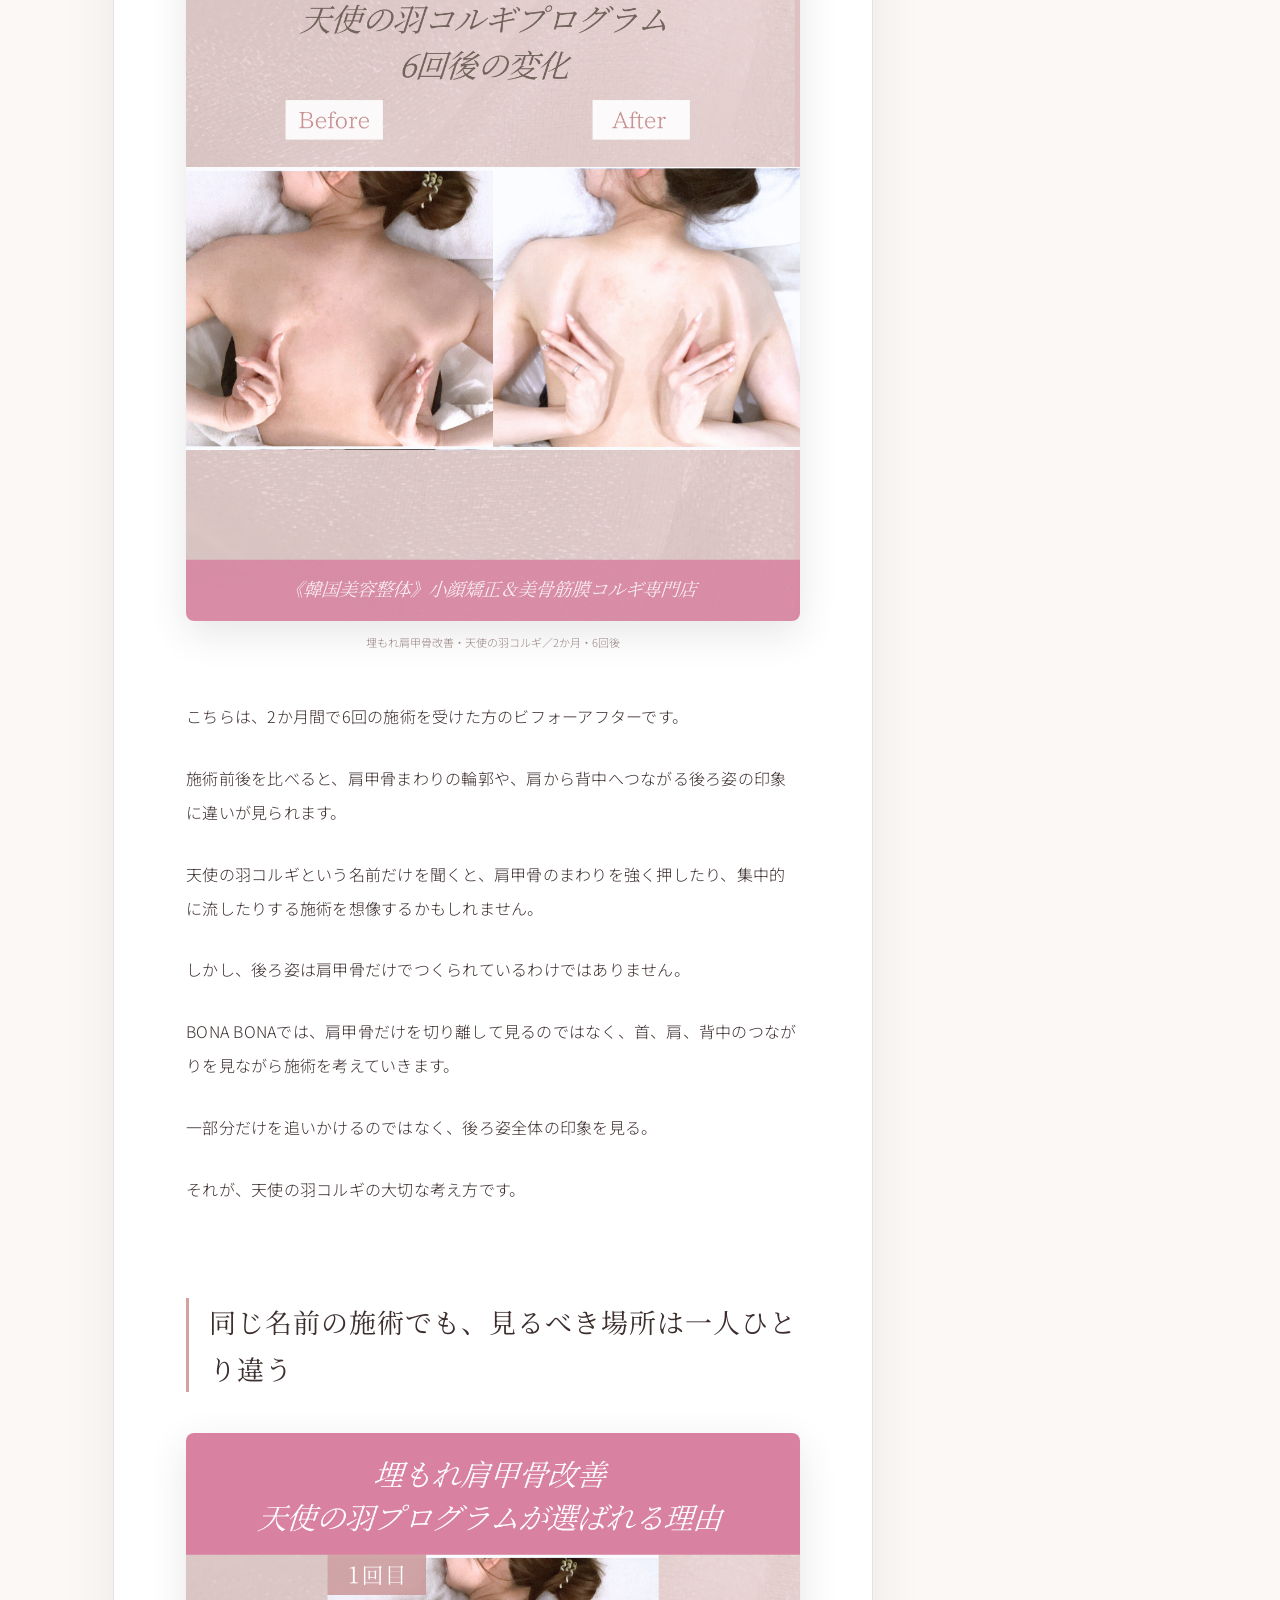
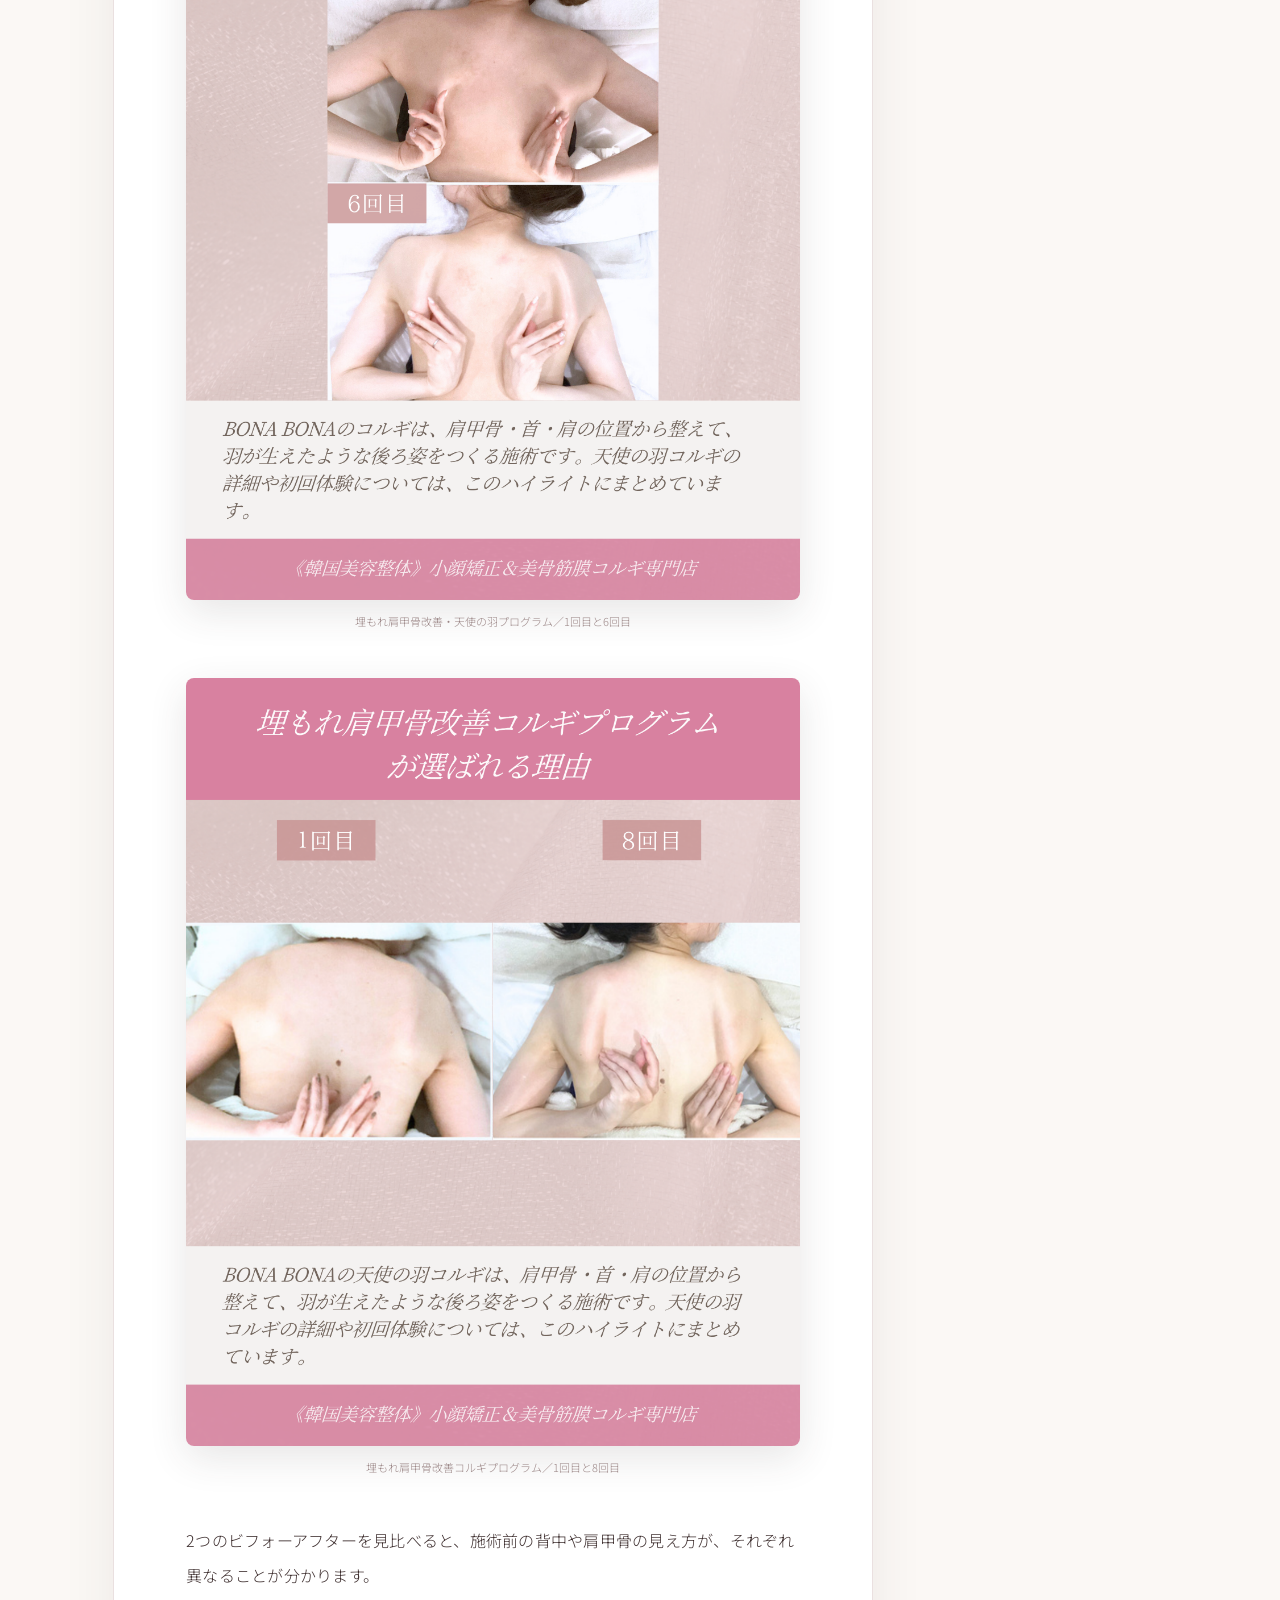
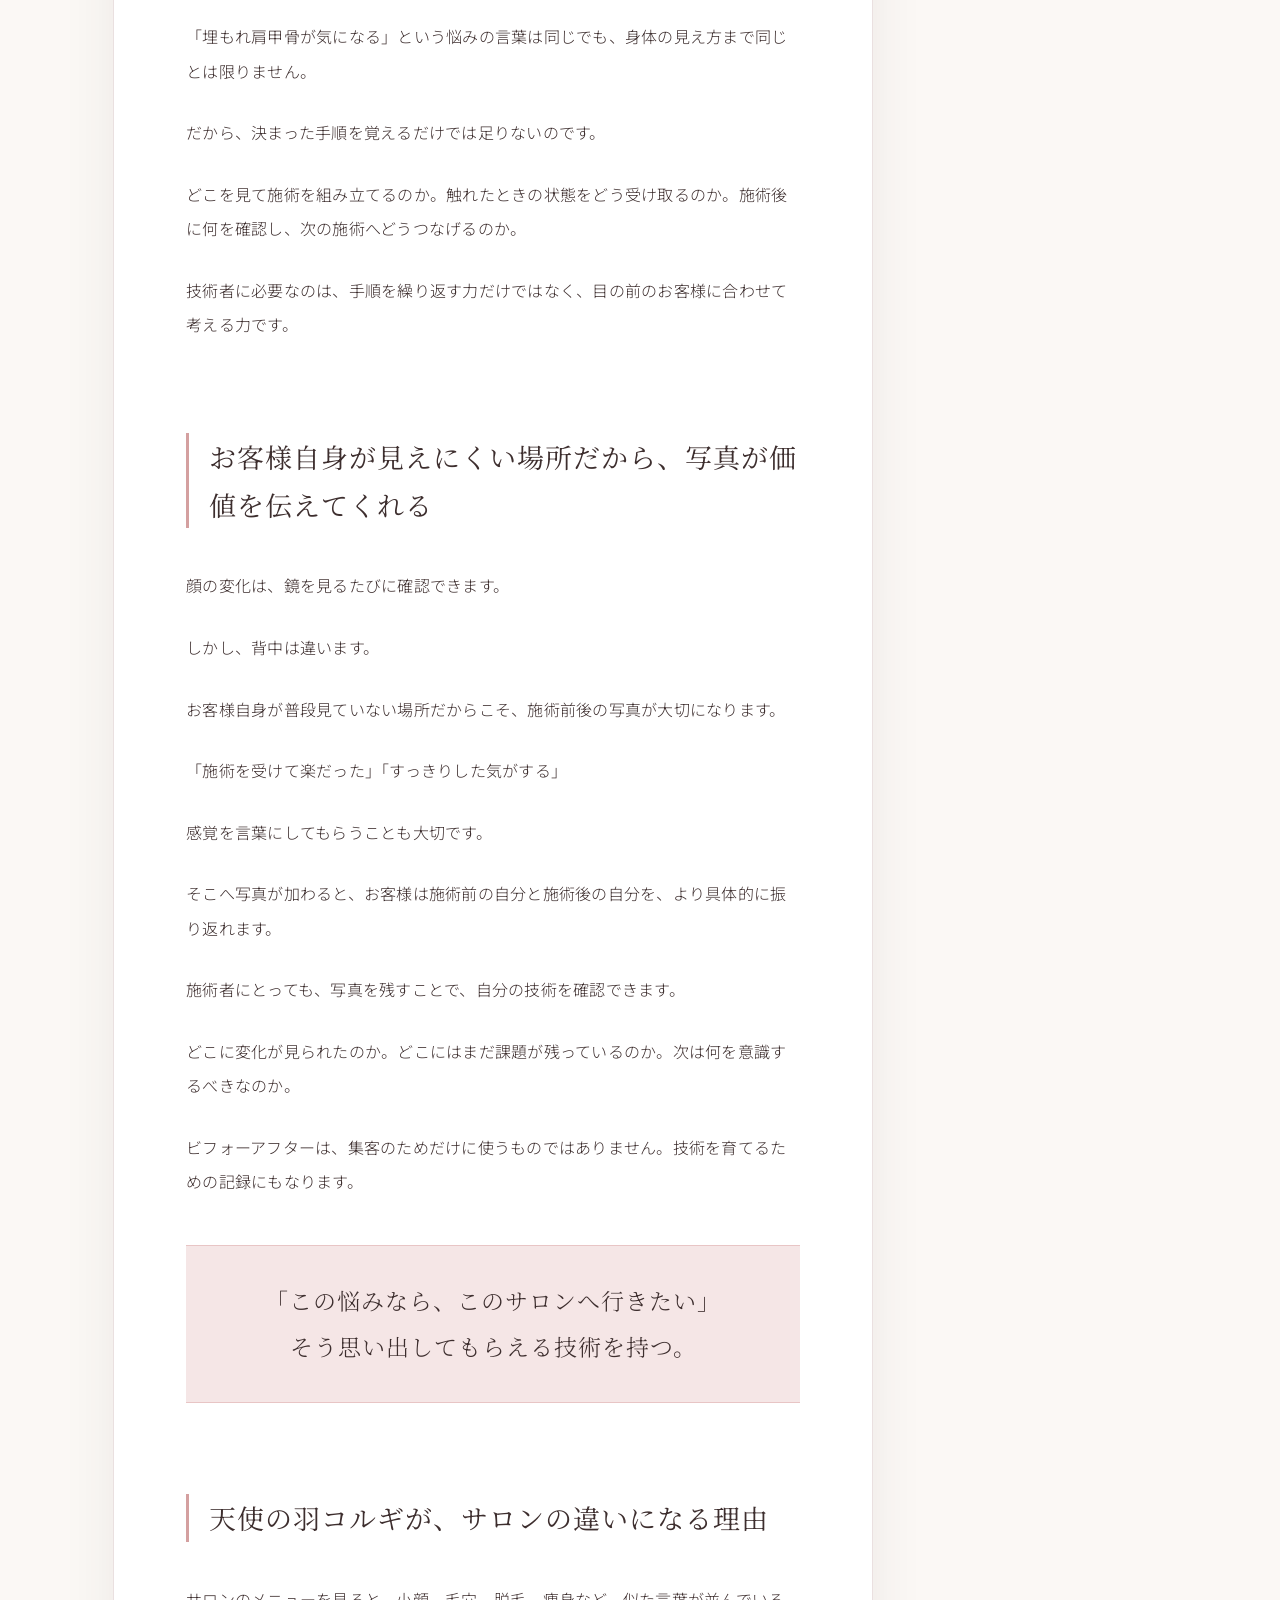
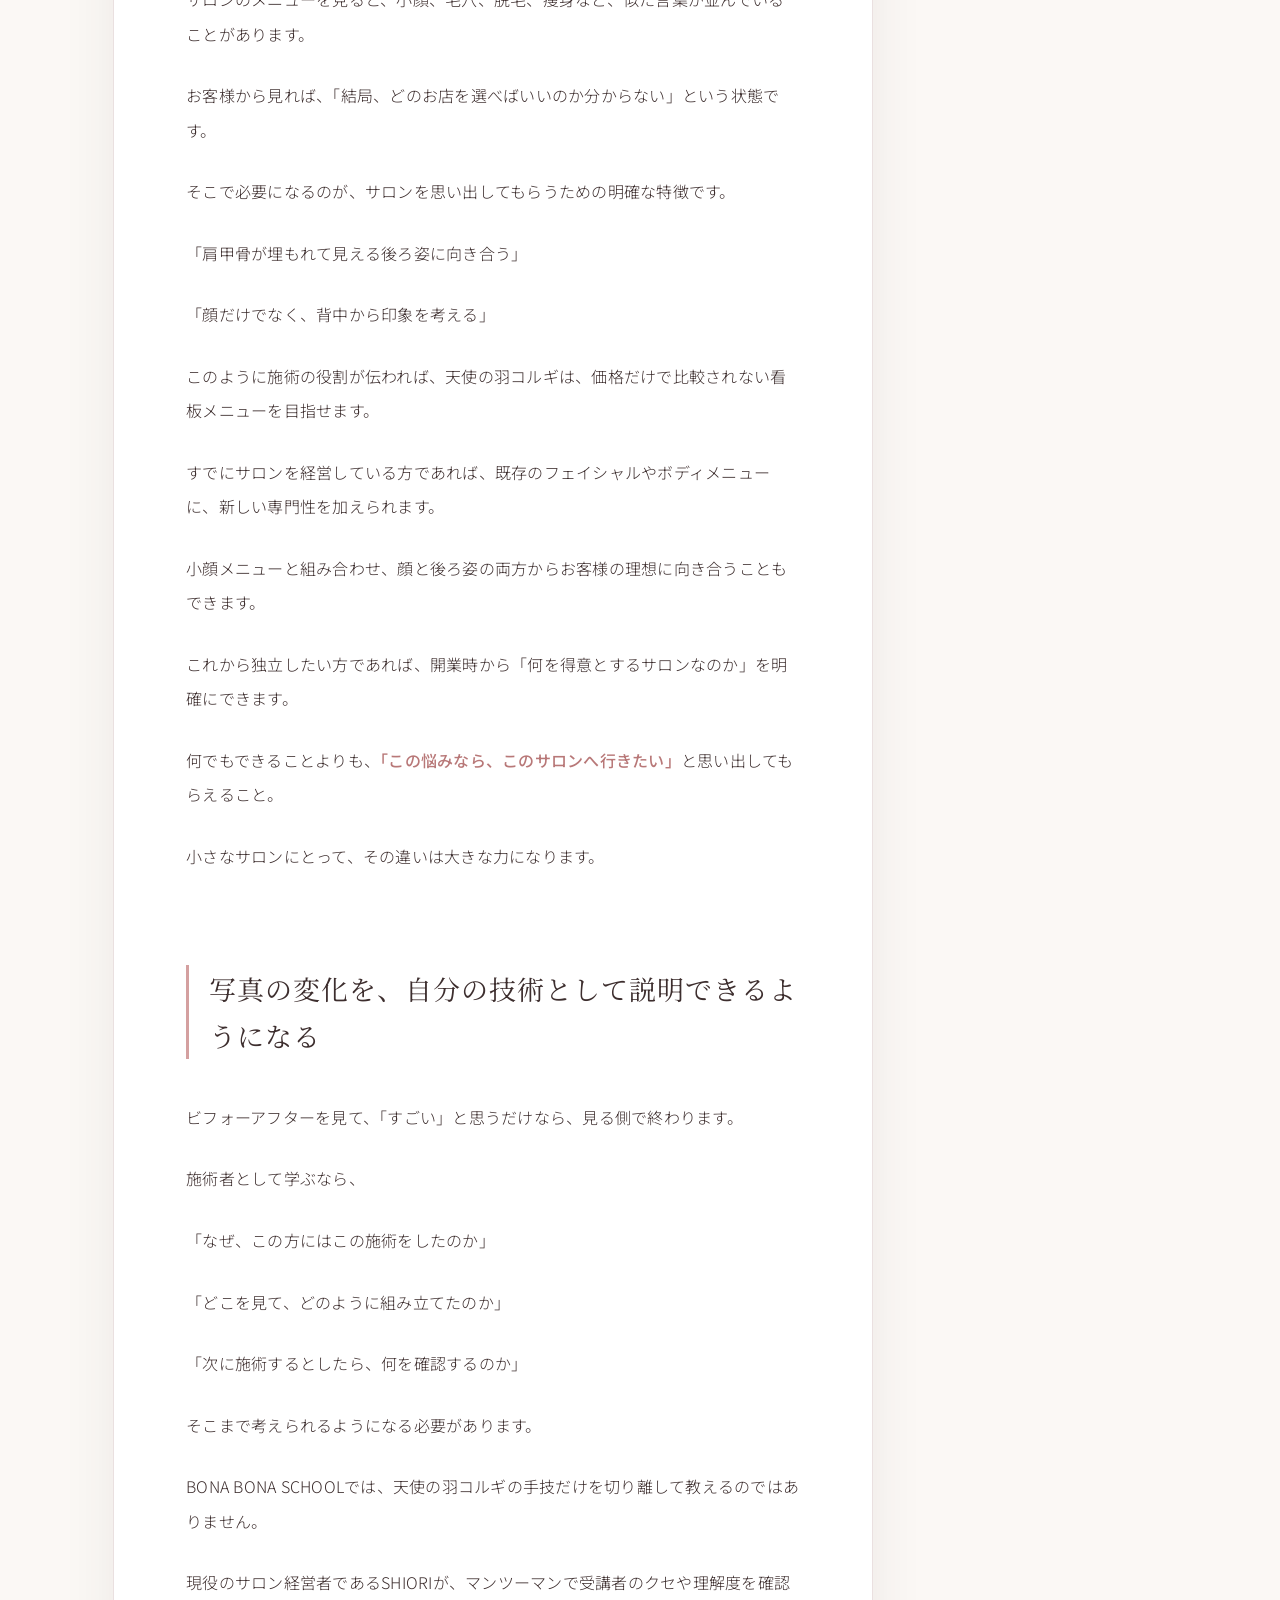
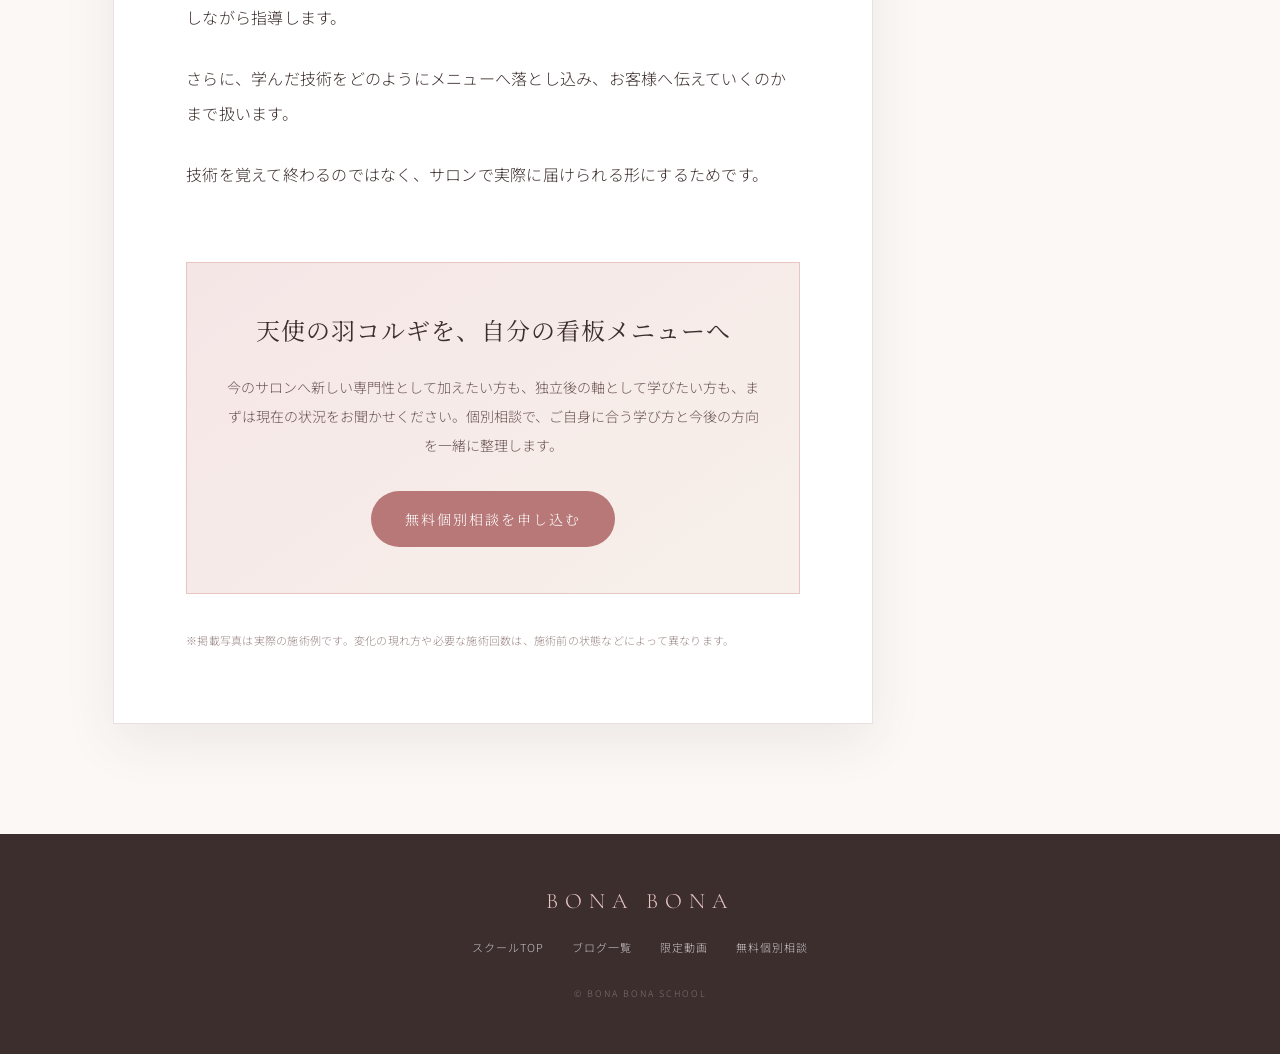
<file: blog/angel-wing-korugi-before-after/index.html>
<!DOCTYPE html>
<html lang="ja">
<head>
  <meta charset="UTF-8">
  <meta name="viewport" content="width=device-width, initial-scale=1.0">
  <title>後ろ姿は、ここまで印象が変わる | BONA BONA SCHOOL</title>
  <meta name="description" content="天使の羽コルギの実際のビフォーアフターから、肩甲骨まわりの施術とサロンの看板メニューとしての可能性を紹介します。">
  <link rel="canonical" href="https://korugi-school.jp/blog/angel-wing-korugi-before-after/">
  <meta property="og:type" content="article">
  <meta property="og:title" content="後ろ姿は、ここまで印象が変わる。ビフォーアフターで見る天使の羽コルギ">
  <meta property="og:description" content="肩甲骨まわりの施術実績と、天使の羽コルギがサロンの違いになる理由。">
  <meta property="og:url" content="https://korugi-school.jp/blog/angel-wing-korugi-before-after/">
  <meta property="og:image" content="https://korugi-school.jp/images/ba-02.png">
  <link rel="preconnect" href="https://fonts.googleapis.com">
  <link href="https://fonts.googleapis.com/css2?family=Cormorant+Garamond:wght@300;400;500&amp;family=Noto+Serif+JP:wght@300;400;500&amp;family=Noto+Sans+JP:wght@300;400;500&amp;display=swap" rel="stylesheet">
  <link rel="stylesheet" href="../blog.css">
</head>
<body>
  <header class="site-header">
    <div class="header-inner">
      <a class="brand" href="../../">BONA BONA<span>SCHOOL</span></a>
      <nav class="header-nav" aria-label="メインナビゲーション">
        <a href="../">ブログ一覧</a>
        <a href="../../premium/">限定動画</a>
        <a class="nav-cta" href="../../consultation/">個別相談</a>
      </nav>
    </div>
  </header>

  <p class="breadcrumb"><a href="../../">BONA BONA SCHOOL</a>　/　<a href="../">スクールブログ</a>　/　天使の羽コルギ</p>

  <main>
    <header class="article-hero">
      <div class="article-hero-inner">
        <p class="article-category">ANGEL WING KORUGI</p>
        <h1>後ろ姿は、ここまで印象が変わる。<br>ビフォーアフターで見る<br>天使の羽コルギ</h1>
        <p class="article-summary">普段は自分で見えにくい背中だからこそ、写真が施術の価値を伝えてくれる。<br>天使の羽コルギの施術例と、看板メニューとしての可能性をご紹介します。</p>
      </div>
    </header>

    <div class="article-layout">
      <article class="article-body">
        <p>鏡を見るとき、正面の顔や髪形は毎日確認します。</p>
        <p>一方で、自分の背中をじっくり見る機会は、ほとんどありません。</p>
        <p>写真を撮られたとき。ドレスや背中の開いた洋服を着たとき。ふと写った後ろ姿を見て、肩まわりや背中の印象が気になった。</p>
        <p>そんな経験がある方も少なくありません。</p>
        <p>だからこそ、背中や肩甲骨に特化した施術は、お客様にとって分かりやすい価値になります。</p>
        <p>BONA BONAで行っている「天使の羽コルギ」は、埋もれて見える肩甲骨や、首から肩、背中へつながるラインに向き合う施術です。</p>
        <p>まずは、実際のビフォーアフターをご覧ください。</p>

        <h2>6回の施術で見えた、肩甲骨まわりの変化</h2>
        <figure class="article-figure">
          <img src="../../images/ba-02.png" alt="埋もれ肩甲骨改善・天使の羽コルギ、6回後のビフォーアフター">
          <figcaption>埋もれ肩甲骨改善・天使の羽コルギ／2か月・6回後</figcaption>
        </figure>
        <p>こちらは、2か月間で6回の施術を受けた方のビフォーアフターです。</p>
        <p>施術前後を比べると、肩甲骨まわりの輪郭や、肩から背中へつながる後ろ姿の印象に違いが見られます。</p>
        <p>天使の羽コルギという名前だけを聞くと、肩甲骨のまわりを強く押したり、集中的に流したりする施術を想像するかもしれません。</p>
        <p>しかし、後ろ姿は肩甲骨だけでつくられているわけではありません。</p>
        <p>BONA BONAでは、肩甲骨だけを切り離して見るのではなく、首、肩、背中のつながりを見ながら施術を考えていきます。</p>
        <p>一部分だけを追いかけるのではなく、後ろ姿全体の印象を見る。</p>
        <p>それが、天使の羽コルギの大切な考え方です。</p>

        <h2>同じ名前の施術でも、見るべき場所は一人ひとり違う</h2>
        <figure class="article-figure">
          <img src="../../images/ba-05.png" alt="天使の羽プログラム、1回目と6回目の比較">
          <figcaption>埋もれ肩甲骨改善・天使の羽プログラム／1回目と6回目</figcaption>
        </figure>
        <figure class="article-figure">
          <img src="../../images/ba-06.png" alt="埋もれ肩甲骨改善コルギ、1回目と8回目の比較">
          <figcaption>埋もれ肩甲骨改善コルギプログラム／1回目と8回目</figcaption>
        </figure>
        <p>2つのビフォーアフターを見比べると、施術前の背中や肩甲骨の見え方が、それぞれ異なることが分かります。</p>
        <p>「埋もれ肩甲骨が気になる」という悩みの言葉は同じでも、身体の見え方まで同じとは限りません。</p>
        <p>だから、決まった手順を覚えるだけでは足りないのです。</p>
        <p>どこを見て施術を組み立てるのか。触れたときの状態をどう受け取るのか。施術後に何を確認し、次の施術へどうつなげるのか。</p>
        <p>技術者に必要なのは、手順を繰り返す力だけではなく、目の前のお客様に合わせて考える力です。</p>

        <h2>お客様自身が見えにくい場所だから、写真が価値を伝えてくれる</h2>
        <p>顔の変化は、鏡を見るたびに確認できます。</p>
        <p>しかし、背中は違います。</p>
        <p>お客様自身が普段見ていない場所だからこそ、施術前後の写真が大切になります。</p>
        <p>「施術を受けて楽だった」「すっきりした気がする」</p>
        <p>感覚を言葉にしてもらうことも大切です。</p>
        <p>そこへ写真が加わると、お客様は施術前の自分と施術後の自分を、より具体的に振り返れます。</p>
        <p>施術者にとっても、写真を残すことで、自分の技術を確認できます。</p>
        <p>どこに変化が見られたのか。どこにはまだ課題が残っているのか。次は何を意識するべきなのか。</p>
        <p>ビフォーアフターは、集客のためだけに使うものではありません。技術を育てるための記録にもなります。</p>

        <div class="article-quote">「この悩みなら、このサロンへ行きたい」<br>そう思い出してもらえる技術を持つ。</div>

        <h2>天使の羽コルギが、サロンの違いになる理由</h2>
        <p>サロンのメニューを見ると、小顔、毛穴、脱毛、痩身など、似た言葉が並んでいることがあります。</p>
        <p>お客様から見れば、「結局、どのお店を選べばいいのか分からない」という状態です。</p>
        <p>そこで必要になるのが、サロンを思い出してもらうための明確な特徴です。</p>
        <p>「肩甲骨が埋もれて見える後ろ姿に向き合う」</p>
        <p>「顔だけでなく、背中から印象を考える」</p>
        <p>このように施術の役割が伝われば、天使の羽コルギは、価格だけで比較されない看板メニューを目指せます。</p>
        <p>すでにサロンを経営している方であれば、既存のフェイシャルやボディメニューに、新しい専門性を加えられます。</p>
        <p>小顔メニューと組み合わせ、顔と後ろ姿の両方からお客様の理想に向き合うこともできます。</p>
        <p>これから独立したい方であれば、開業時から「何を得意とするサロンなのか」を明確にできます。</p>
        <p>何でもできることよりも、<strong>「この悩みなら、このサロンへ行きたい」</strong>と思い出してもらえること。</p>
        <p>小さなサロンにとって、その違いは大きな力になります。</p>

        <h2>写真の変化を、自分の技術として説明できるようになる</h2>
        <p>ビフォーアフターを見て、「すごい」と思うだけなら、見る側で終わります。</p>
        <p>施術者として学ぶなら、</p>
        <p>「なぜ、この方にはこの施術をしたのか」</p>
        <p>「どこを見て、どのように組み立てたのか」</p>
        <p>「次に施術するとしたら、何を確認するのか」</p>
        <p>そこまで考えられるようになる必要があります。</p>
        <p>BONA BONA SCHOOLでは、天使の羽コルギの手技だけを切り離して教えるのではありません。</p>
        <p>現役のサロン経営者であるSHIORIが、マンツーマンで受講者のクセや理解度を確認しながら指導します。</p>
        <p>さらに、学んだ技術をどのようにメニューへ落とし込み、お客様へ伝えていくのかまで扱います。</p>
        <p>技術を覚えて終わるのではなく、サロンで実際に届けられる形にするためです。</p>

        <section class="cta-box">
          <h2>天使の羽コルギを、自分の看板メニューへ</h2>
          <p>今のサロンへ新しい専門性として加えたい方も、独立後の軸として学びたい方も、まずは現在の状況をお聞かせください。個別相談で、ご自身に合う学び方と今後の方向を一緒に整理します。</p>
          <a class="button-primary" href="../../consultation/">無料個別相談を申し込む</a>
        </section>
        <p class="disclaimer">※掲載写真は実際の施術例です。変化の現れ方や必要な施術回数は、施術前の状態などによって異なります。</p>
      </article>

      <aside class="article-side" aria-label="関連案内">
        <section class="side-card">
          <p class="side-label">FREE MOVIE</p>
          <h2>スクール説明動画</h2>
          <p>技術と集客の両方が必要な理由を、動画でお伝えしています。</p>
          <a href="../../premium/">限定動画を見る　→</a>
        </section>
        <section class="side-card">
          <p class="side-label">CONSULTATION</p>
          <h2>無料個別相談</h2>
          <p>今の経験や目標に合う学び方を、30分ほどで整理します。</p>
          <a href="../../consultation/">相談を申し込む　→</a>
        </section>
      </aside>
    </div>
  </main>

  <footer class="site-footer">
    <p class="footer-logo">BONA BONA</p>
    <nav class="footer-links" aria-label="フッターナビゲーション">
      <a href="../../">スクールTOP</a>
      <a href="../">ブログ一覧</a>
      <a href="../../premium/">限定動画</a>
      <a href="../../consultation/">無料個別相談</a>
    </nav>
    <p class="copyright">&copy; BONA BONA SCHOOL</p>
  </footer>
</body>
</html>
</file>
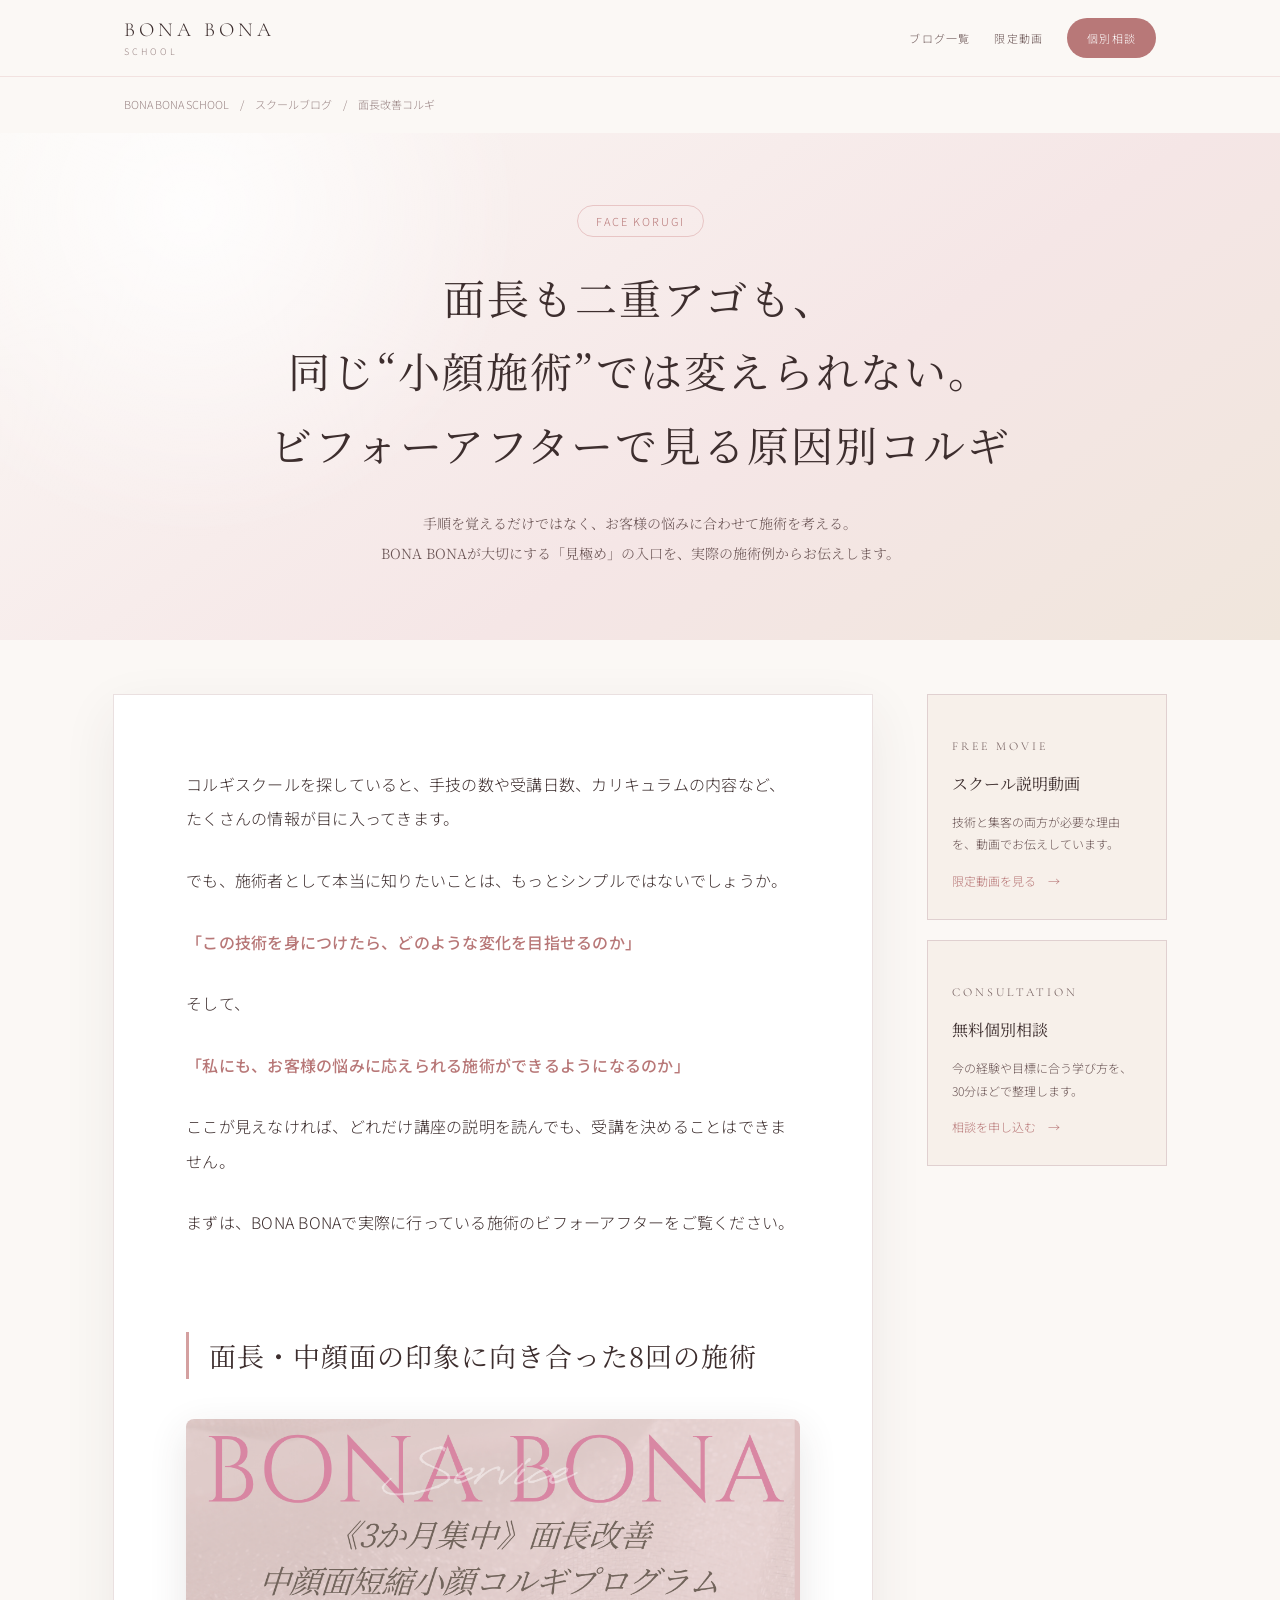
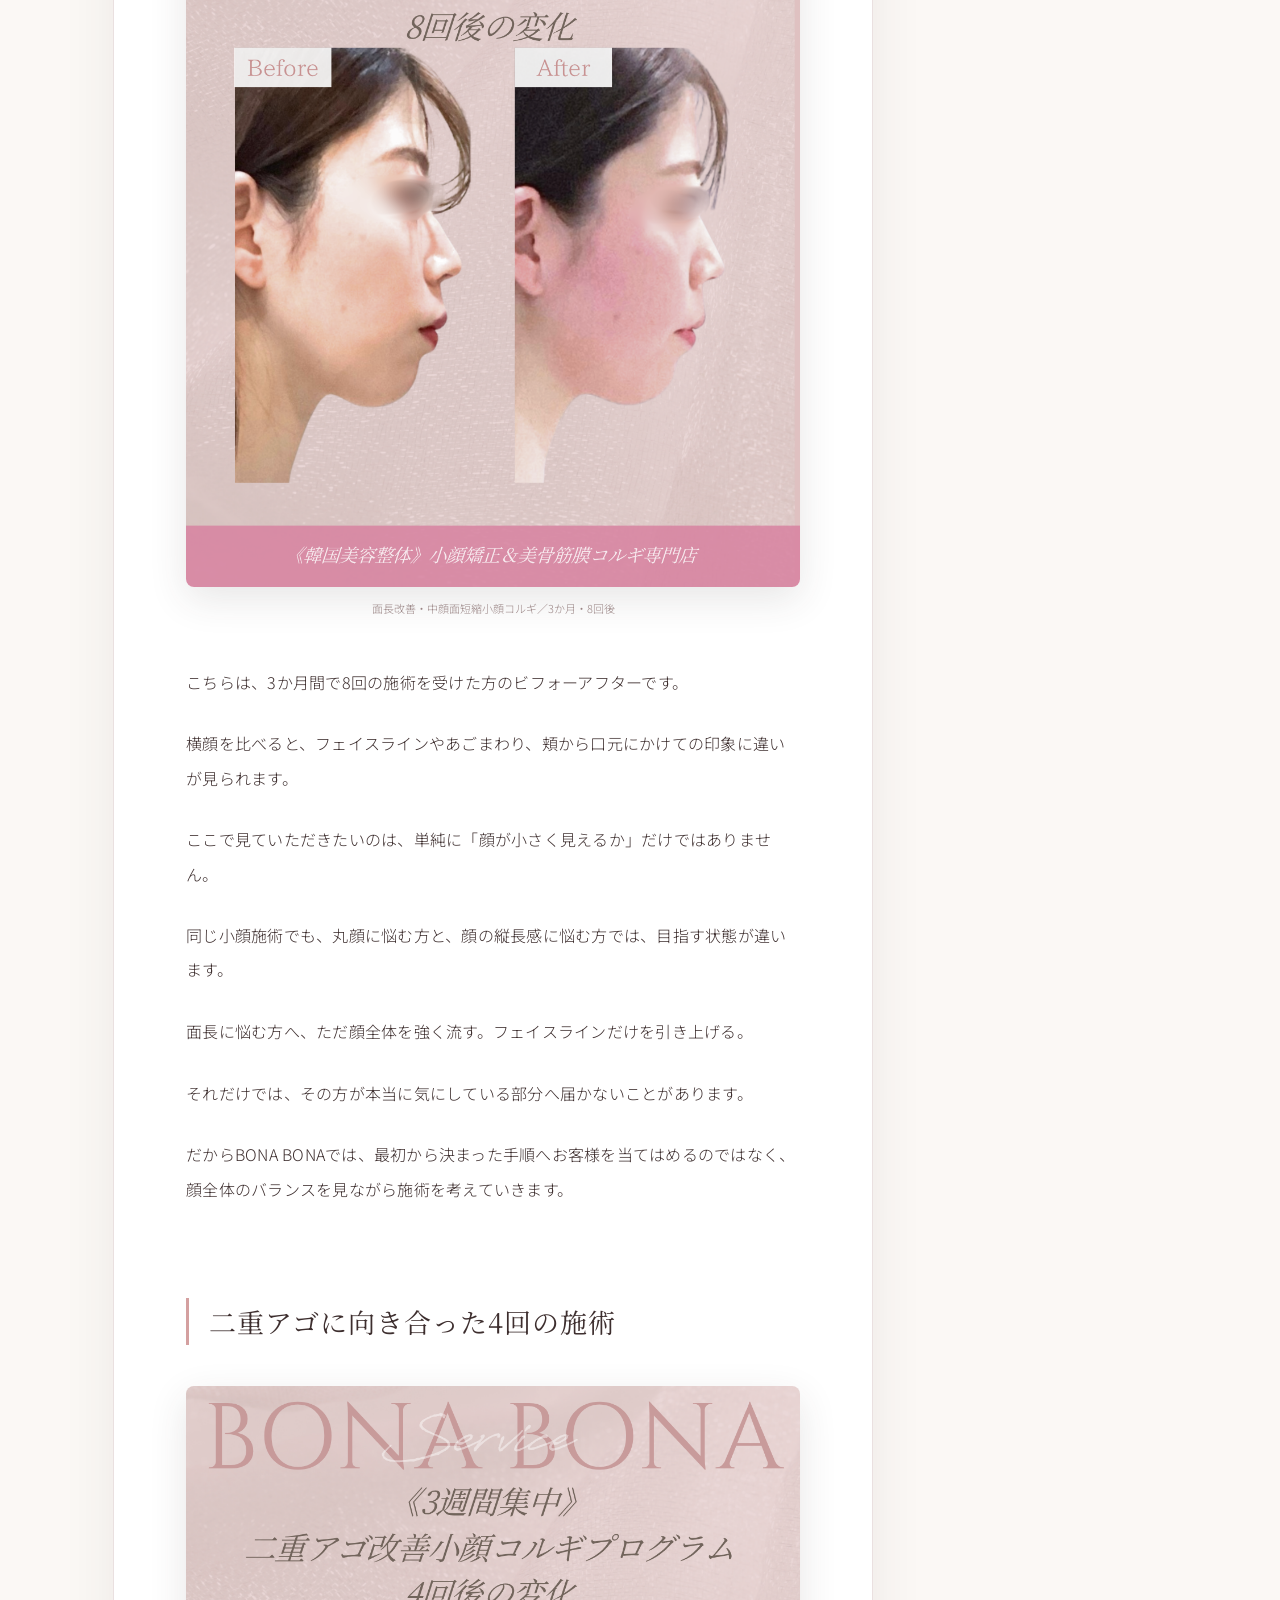
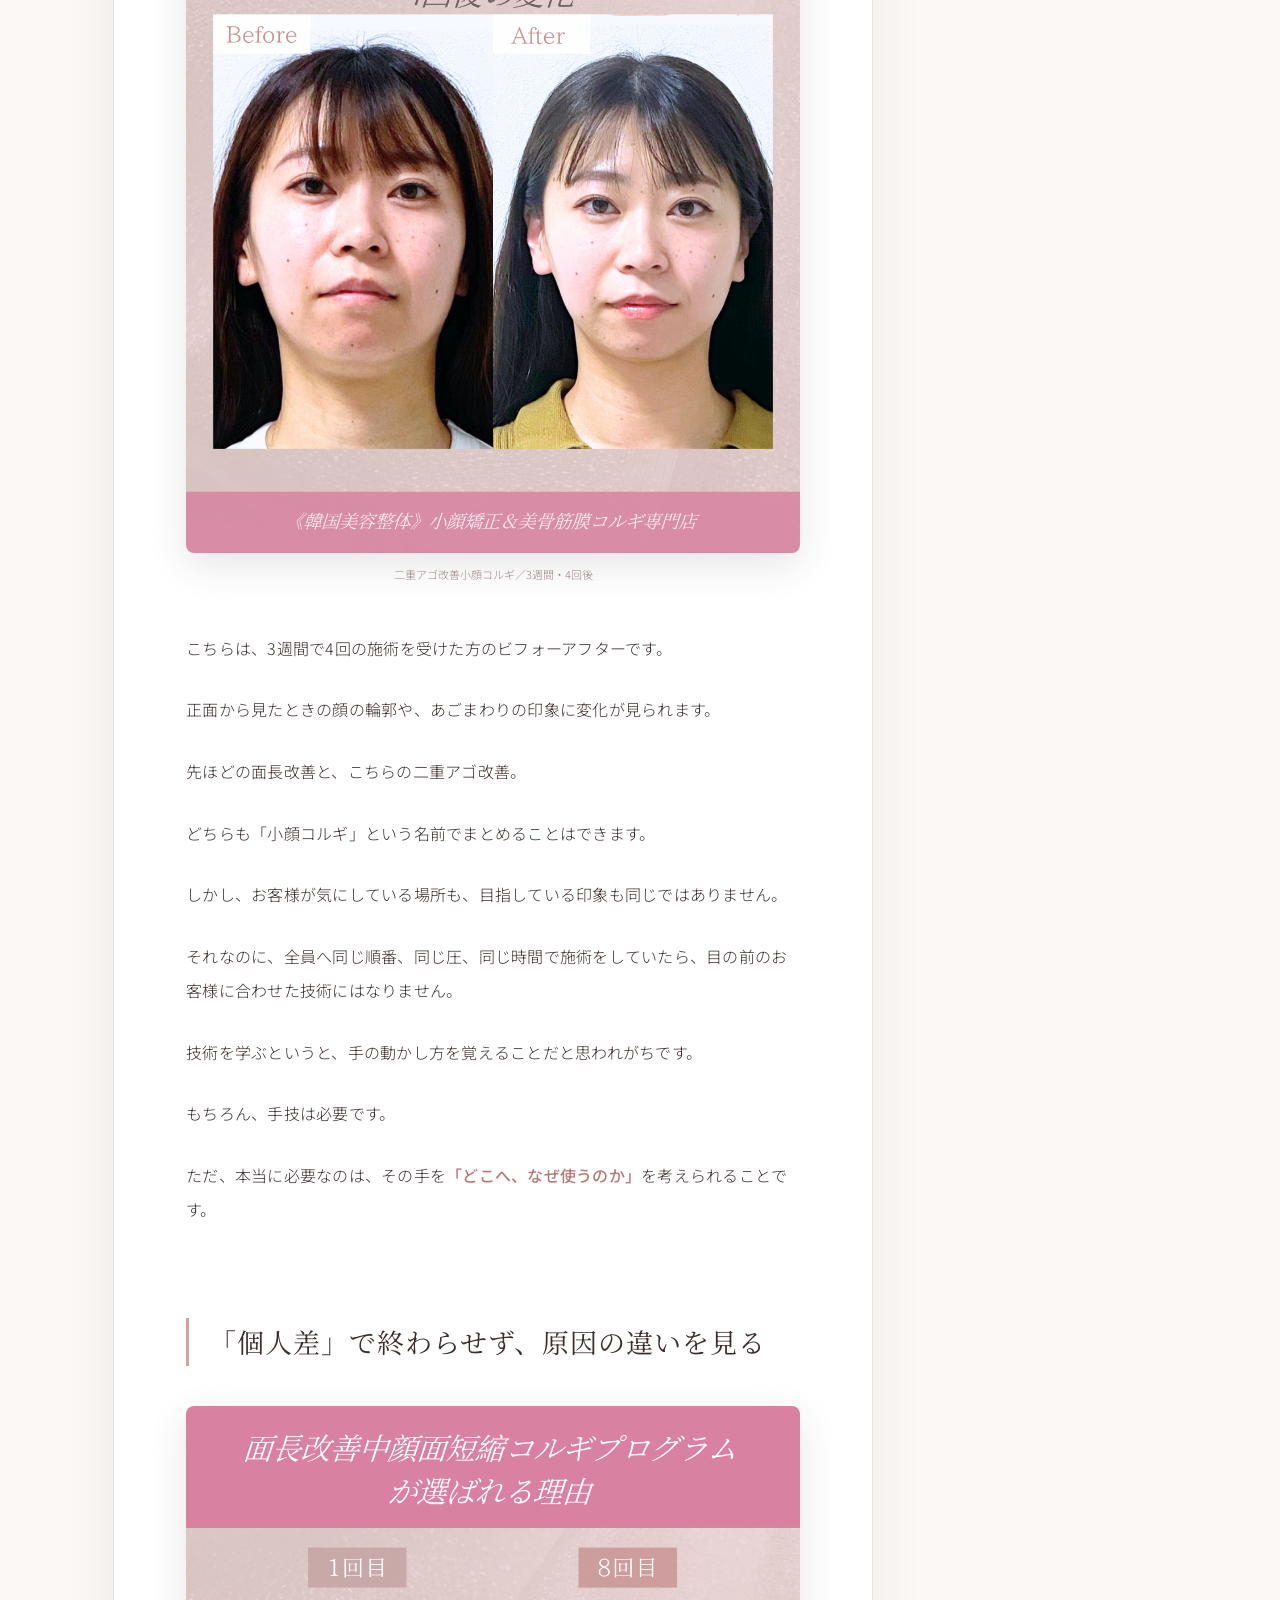
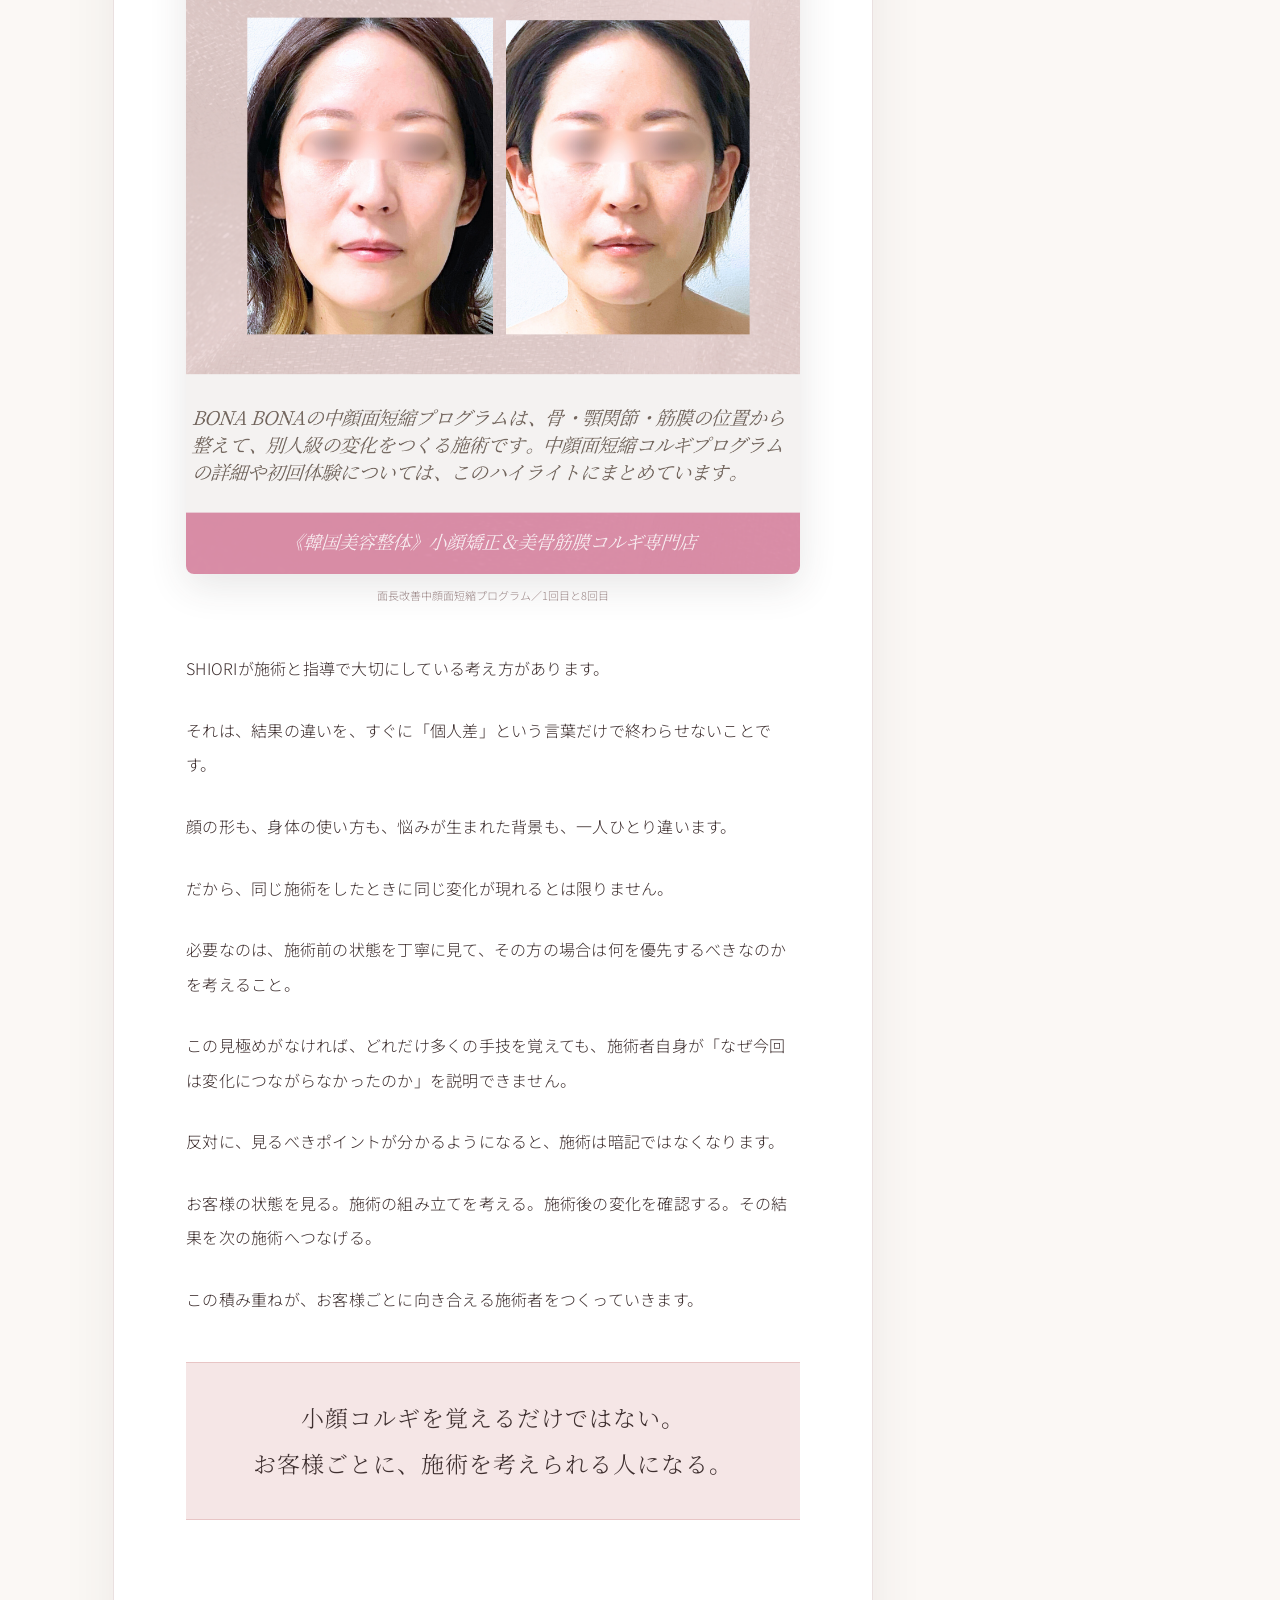
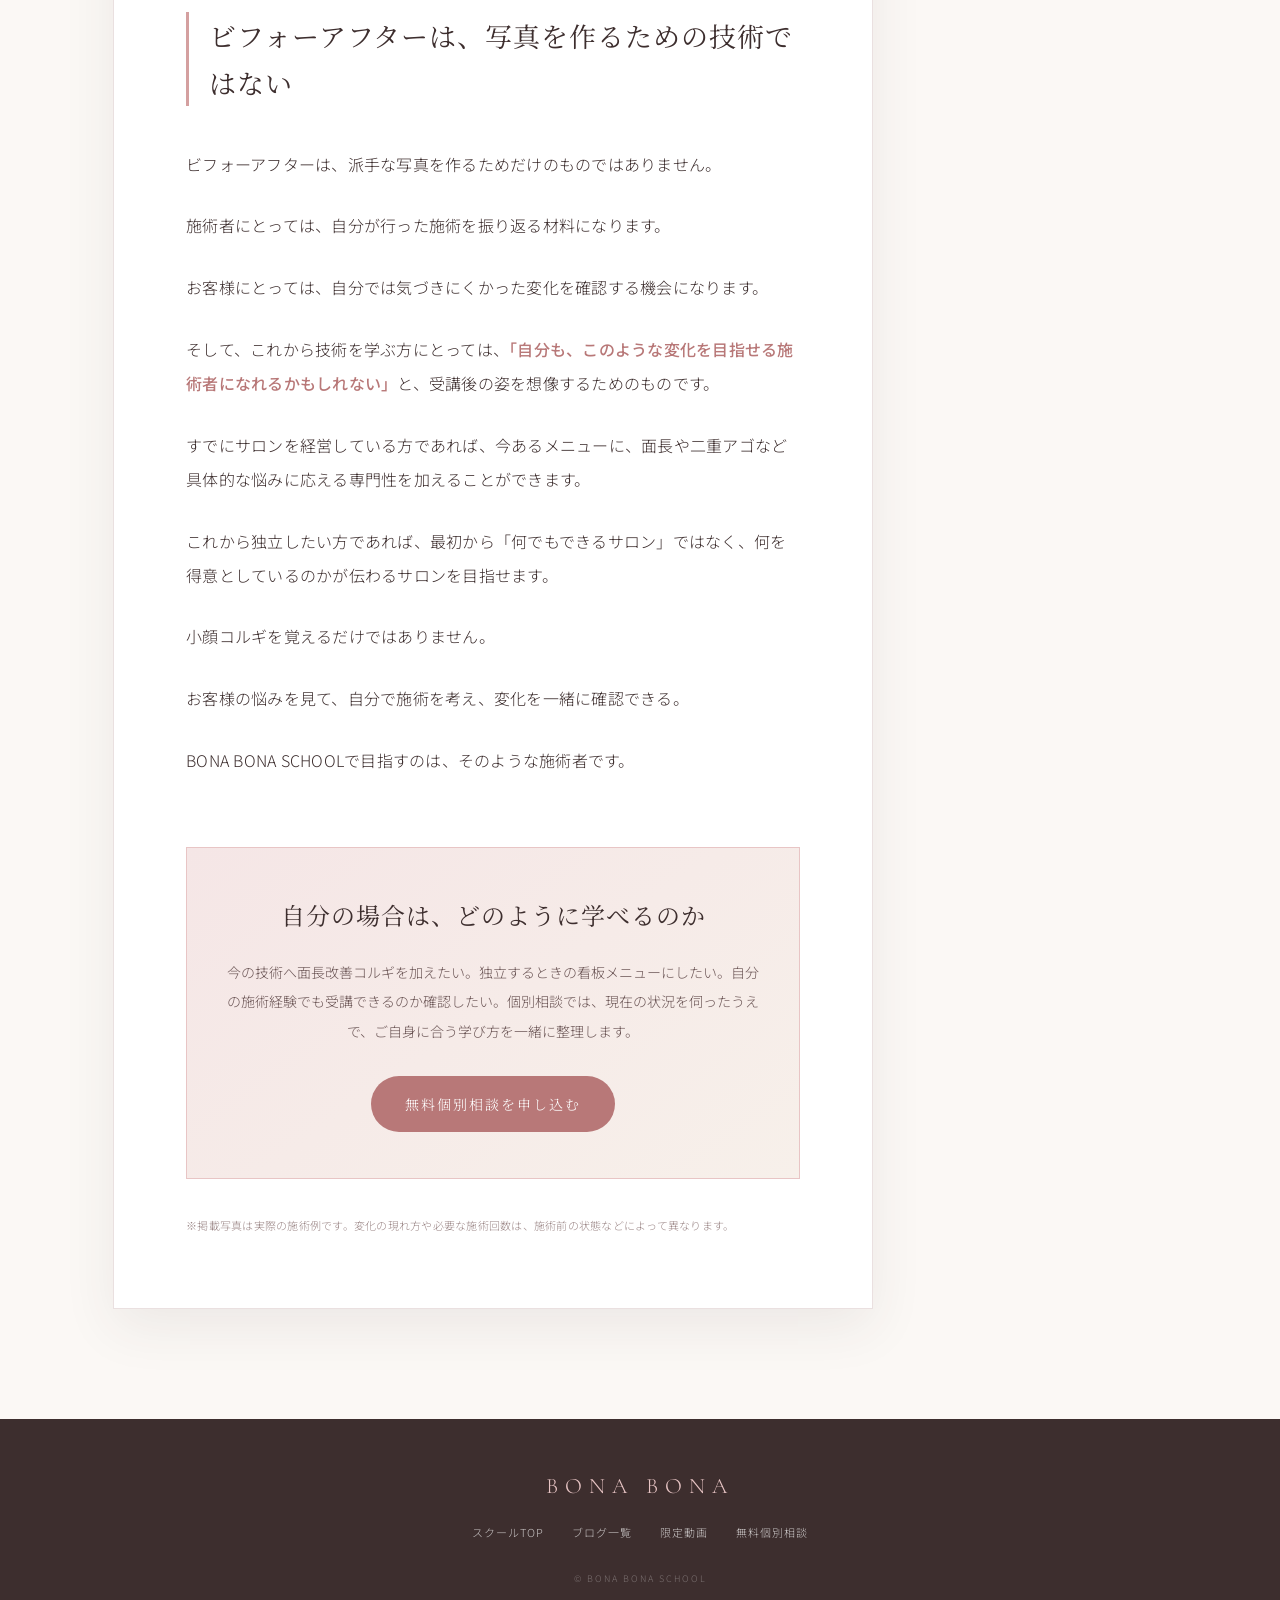
<file: blog/face-korugi-before-after/index.html>
<!DOCTYPE html>
<html lang="ja">
<head>
  <meta charset="UTF-8">
  <meta name="viewport" content="width=device-width, initial-scale=1.0">
  <title>面長も二重アゴも、同じ“小顔施術”では変えられない | BONA BONA SCHOOL</title>
  <meta name="description" content="面長改善・中顔面短縮・二重アゴ改善の実際のビフォーアフターから、原因に合わせてコルギ施術を考える意味を紹介します。">
  <link rel="canonical" href="https://korugi-school.jp/blog/face-korugi-before-after/">
  <meta property="og:type" content="article">
  <meta property="og:title" content="面長も二重アゴも、同じ“小顔施術”では変えられない">
  <meta property="og:description" content="ビフォーアフターで見る、原因に合わせたコルギ施術の考え方。">
  <meta property="og:url" content="https://korugi-school.jp/blog/face-korugi-before-after/">
  <meta property="og:image" content="https://korugi-school.jp/images/ba-01.png">
  <link rel="preconnect" href="https://fonts.googleapis.com">
  <link href="https://fonts.googleapis.com/css2?family=Cormorant+Garamond:wght@300;400;500&amp;family=Noto+Serif+JP:wght@300;400;500&amp;family=Noto+Sans+JP:wght@300;400;500&amp;display=swap" rel="stylesheet">
  <link rel="stylesheet" href="../blog.css">
</head>
<body>
  <header class="site-header">
    <div class="header-inner">
      <a class="brand" href="../../">BONA BONA<span>SCHOOL</span></a>
      <nav class="header-nav" aria-label="メインナビゲーション">
        <a href="../">ブログ一覧</a>
        <a href="../../premium/">限定動画</a>
        <a class="nav-cta" href="../../consultation/">個別相談</a>
      </nav>
    </div>
  </header>

  <p class="breadcrumb"><a href="../../">BONA BONA SCHOOL</a>　/　<a href="../">スクールブログ</a>　/　面長改善コルギ</p>

  <main>
    <header class="article-hero">
      <div class="article-hero-inner">
        <p class="article-category">FACE KORUGI</p>
        <h1>面長も二重アゴも、<br>同じ“小顔施術”では変えられない。<br>ビフォーアフターで見る原因別コルギ</h1>
        <p class="article-summary">手順を覚えるだけではなく、お客様の悩みに合わせて施術を考える。<br>BONA BONAが大切にする「見極め」の入口を、実際の施術例からお伝えします。</p>
      </div>
    </header>

    <div class="article-layout">
      <article class="article-body">
        <p>コルギスクールを探していると、手技の数や受講日数、カリキュラムの内容など、たくさんの情報が目に入ってきます。</p>
        <p>でも、施術者として本当に知りたいことは、もっとシンプルではないでしょうか。</p>
        <p><strong>「この技術を身につけたら、どのような変化を目指せるのか」</strong></p>
        <p>そして、</p>
        <p><strong>「私にも、お客様の悩みに応えられる施術ができるようになるのか」</strong></p>
        <p>ここが見えなければ、どれだけ講座の説明を読んでも、受講を決めることはできません。</p>
        <p>まずは、BONA BONAで実際に行っている施術のビフォーアフターをご覧ください。</p>

        <h2>面長・中顔面の印象に向き合った8回の施術</h2>
        <figure class="article-figure">
          <img src="../../images/ba-01.png" alt="面長改善・中顔面短縮小顔コルギ、8回後のビフォーアフター">
          <figcaption>面長改善・中顔面短縮小顔コルギ／3か月・8回後</figcaption>
        </figure>
        <p>こちらは、3か月間で8回の施術を受けた方のビフォーアフターです。</p>
        <p>横顔を比べると、フェイスラインやあごまわり、頬から口元にかけての印象に違いが見られます。</p>
        <p>ここで見ていただきたいのは、単純に「顔が小さく見えるか」だけではありません。</p>
        <p>同じ小顔施術でも、丸顔に悩む方と、顔の縦長感に悩む方では、目指す状態が違います。</p>
        <p>面長に悩む方へ、ただ顔全体を強く流す。フェイスラインだけを引き上げる。</p>
        <p>それだけでは、その方が本当に気にしている部分へ届かないことがあります。</p>
        <p>だからBONA BONAでは、最初から決まった手順へお客様を当てはめるのではなく、顔全体のバランスを見ながら施術を考えていきます。</p>

        <h2>二重アゴに向き合った4回の施術</h2>
        <figure class="article-figure">
          <img src="../../images/ba-03.png" alt="二重アゴ改善小顔コルギ、4回後のビフォーアフター">
          <figcaption>二重アゴ改善小顔コルギ／3週間・4回後</figcaption>
        </figure>
        <p>こちらは、3週間で4回の施術を受けた方のビフォーアフターです。</p>
        <p>正面から見たときの顔の輪郭や、あごまわりの印象に変化が見られます。</p>
        <p>先ほどの面長改善と、こちらの二重アゴ改善。</p>
        <p>どちらも「小顔コルギ」という名前でまとめることはできます。</p>
        <p>しかし、お客様が気にしている場所も、目指している印象も同じではありません。</p>
        <p>それなのに、全員へ同じ順番、同じ圧、同じ時間で施術をしていたら、目の前のお客様に合わせた技術にはなりません。</p>
        <p>技術を学ぶというと、手の動かし方を覚えることだと思われがちです。</p>
        <p>もちろん、手技は必要です。</p>
        <p>ただ、本当に必要なのは、その手を<strong>「どこへ、なぜ使うのか」</strong>を考えられることです。</p>

        <h2>「個人差」で終わらせず、原因の違いを見る</h2>
        <figure class="article-figure">
          <img src="../../images/ba-04.png" alt="面長改善中顔面短縮プログラム、1回目と8回目の比較">
          <figcaption>面長改善中顔面短縮プログラム／1回目と8回目</figcaption>
        </figure>
        <p>SHIORIが施術と指導で大切にしている考え方があります。</p>
        <p>それは、結果の違いを、すぐに「個人差」という言葉だけで終わらせないことです。</p>
        <p>顔の形も、身体の使い方も、悩みが生まれた背景も、一人ひとり違います。</p>
        <p>だから、同じ施術をしたときに同じ変化が現れるとは限りません。</p>
        <p>必要なのは、施術前の状態を丁寧に見て、その方の場合は何を優先するべきなのかを考えること。</p>
        <p>この見極めがなければ、どれだけ多くの手技を覚えても、施術者自身が「なぜ今回は変化につながらなかったのか」を説明できません。</p>
        <p>反対に、見るべきポイントが分かるようになると、施術は暗記ではなくなります。</p>
        <p>お客様の状態を見る。施術の組み立てを考える。施術後の変化を確認する。その結果を次の施術へつなげる。</p>
        <p>この積み重ねが、お客様ごとに向き合える施術者をつくっていきます。</p>

        <div class="article-quote">小顔コルギを覚えるだけではない。<br>お客様ごとに、施術を考えられる人になる。</div>

        <h2>ビフォーアフターは、写真を作るための技術ではない</h2>
        <p>ビフォーアフターは、派手な写真を作るためだけのものではありません。</p>
        <p>施術者にとっては、自分が行った施術を振り返る材料になります。</p>
        <p>お客様にとっては、自分では気づきにくかった変化を確認する機会になります。</p>
        <p>そして、これから技術を学ぶ方にとっては、<strong>「自分も、このような変化を目指せる施術者になれるかもしれない」</strong>と、受講後の姿を想像するためのものです。</p>
        <p>すでにサロンを経営している方であれば、今あるメニューに、面長や二重アゴなど具体的な悩みに応える専門性を加えることができます。</p>
        <p>これから独立したい方であれば、最初から「何でもできるサロン」ではなく、何を得意としているのかが伝わるサロンを目指せます。</p>
        <p>小顔コルギを覚えるだけではありません。</p>
        <p>お客様の悩みを見て、自分で施術を考え、変化を一緒に確認できる。</p>
        <p>BONA BONA SCHOOLで目指すのは、そのような施術者です。</p>

        <section class="cta-box">
          <h2>自分の場合は、どのように学べるのか</h2>
          <p>今の技術へ面長改善コルギを加えたい。独立するときの看板メニューにしたい。自分の施術経験でも受講できるのか確認したい。個別相談では、現在の状況を伺ったうえで、ご自身に合う学び方を一緒に整理します。</p>
          <a class="button-primary" href="../../consultation/">無料個別相談を申し込む</a>
        </section>
        <p class="disclaimer">※掲載写真は実際の施術例です。変化の現れ方や必要な施術回数は、施術前の状態などによって異なります。</p>
      </article>

      <aside class="article-side" aria-label="関連案内">
        <section class="side-card">
          <p class="side-label">FREE MOVIE</p>
          <h2>スクール説明動画</h2>
          <p>技術と集客の両方が必要な理由を、動画でお伝えしています。</p>
          <a href="../../premium/">限定動画を見る　→</a>
        </section>
        <section class="side-card">
          <p class="side-label">CONSULTATION</p>
          <h2>無料個別相談</h2>
          <p>今の経験や目標に合う学び方を、30分ほどで整理します。</p>
          <a href="../../consultation/">相談を申し込む　→</a>
        </section>
      </aside>
    </div>
  </main>

  <footer class="site-footer">
    <p class="footer-logo">BONA BONA</p>
    <nav class="footer-links" aria-label="フッターナビゲーション">
      <a href="../../">スクールTOP</a>
      <a href="../">ブログ一覧</a>
      <a href="../../premium/">限定動画</a>
      <a href="../../consultation/">無料個別相談</a>
    </nav>
    <p class="copyright">&copy; BONA BONA SCHOOL</p>
  </footer>
</body>
</html>
</file>
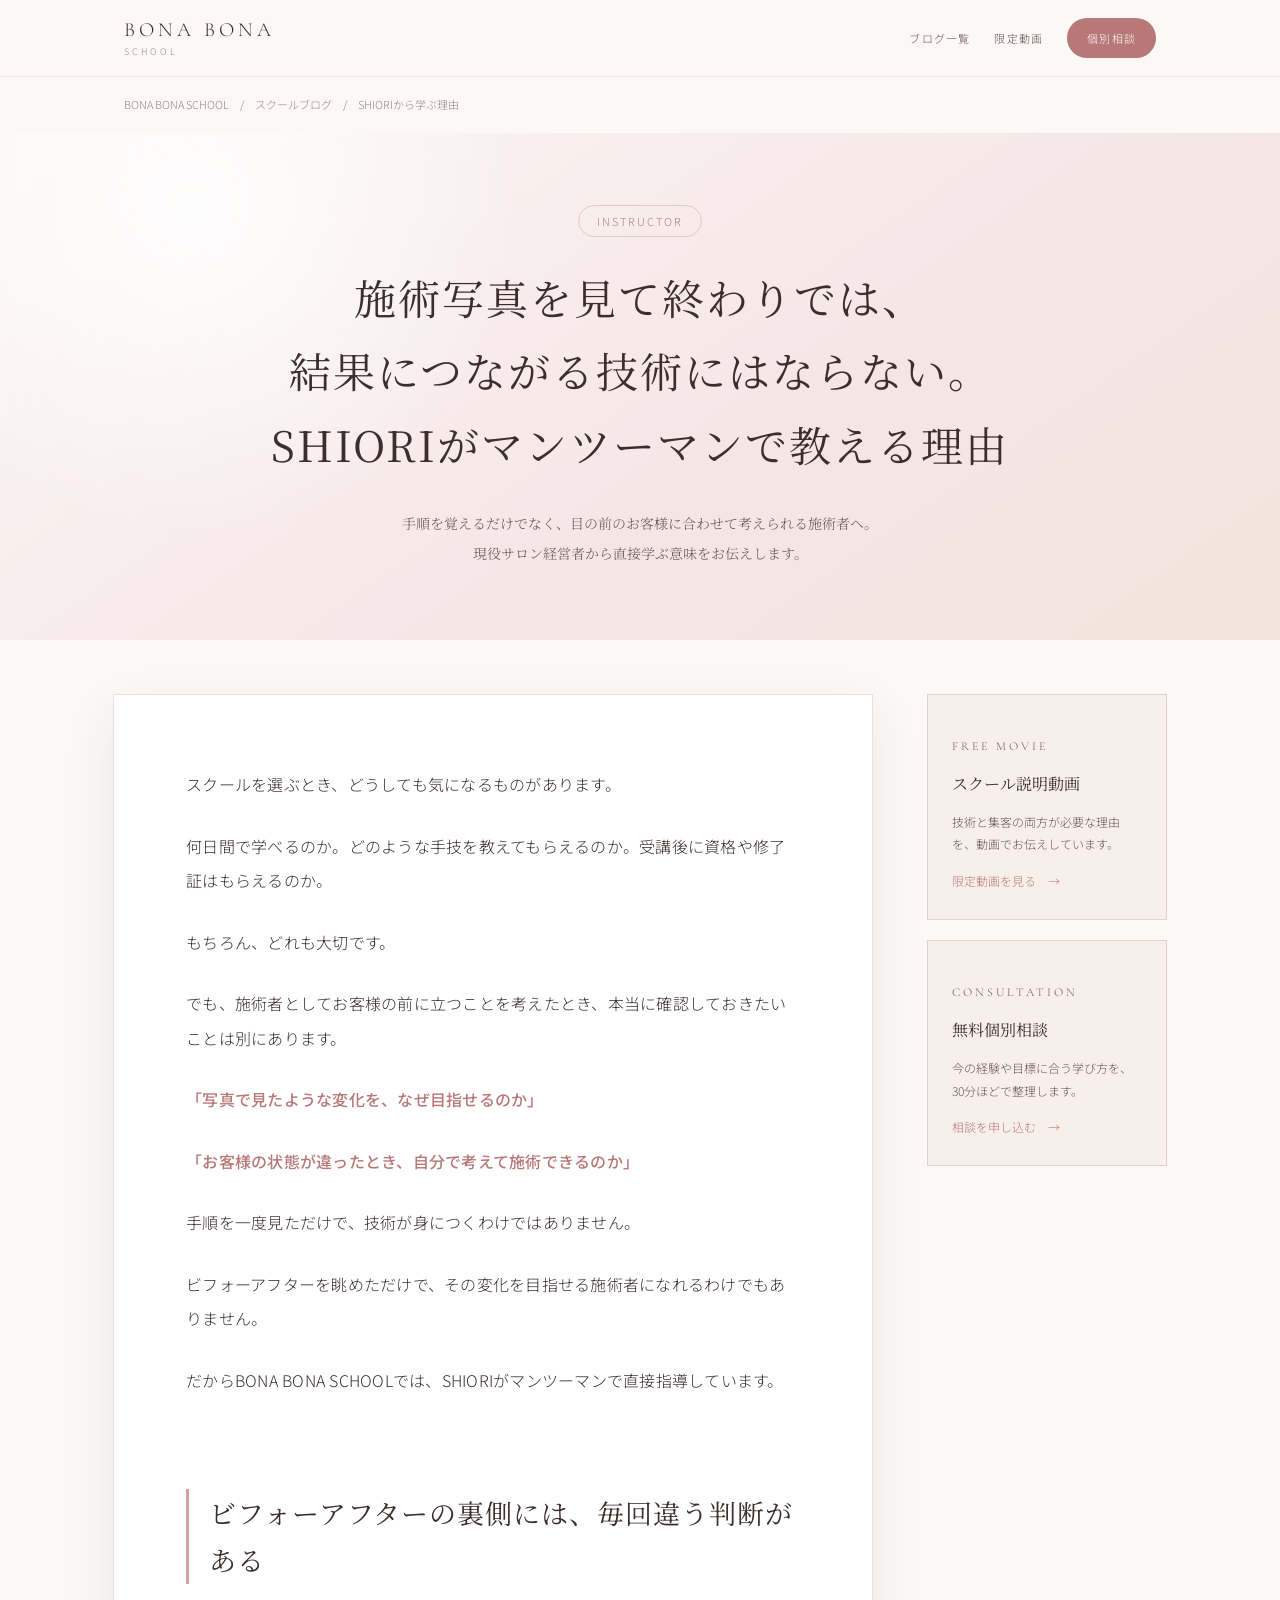
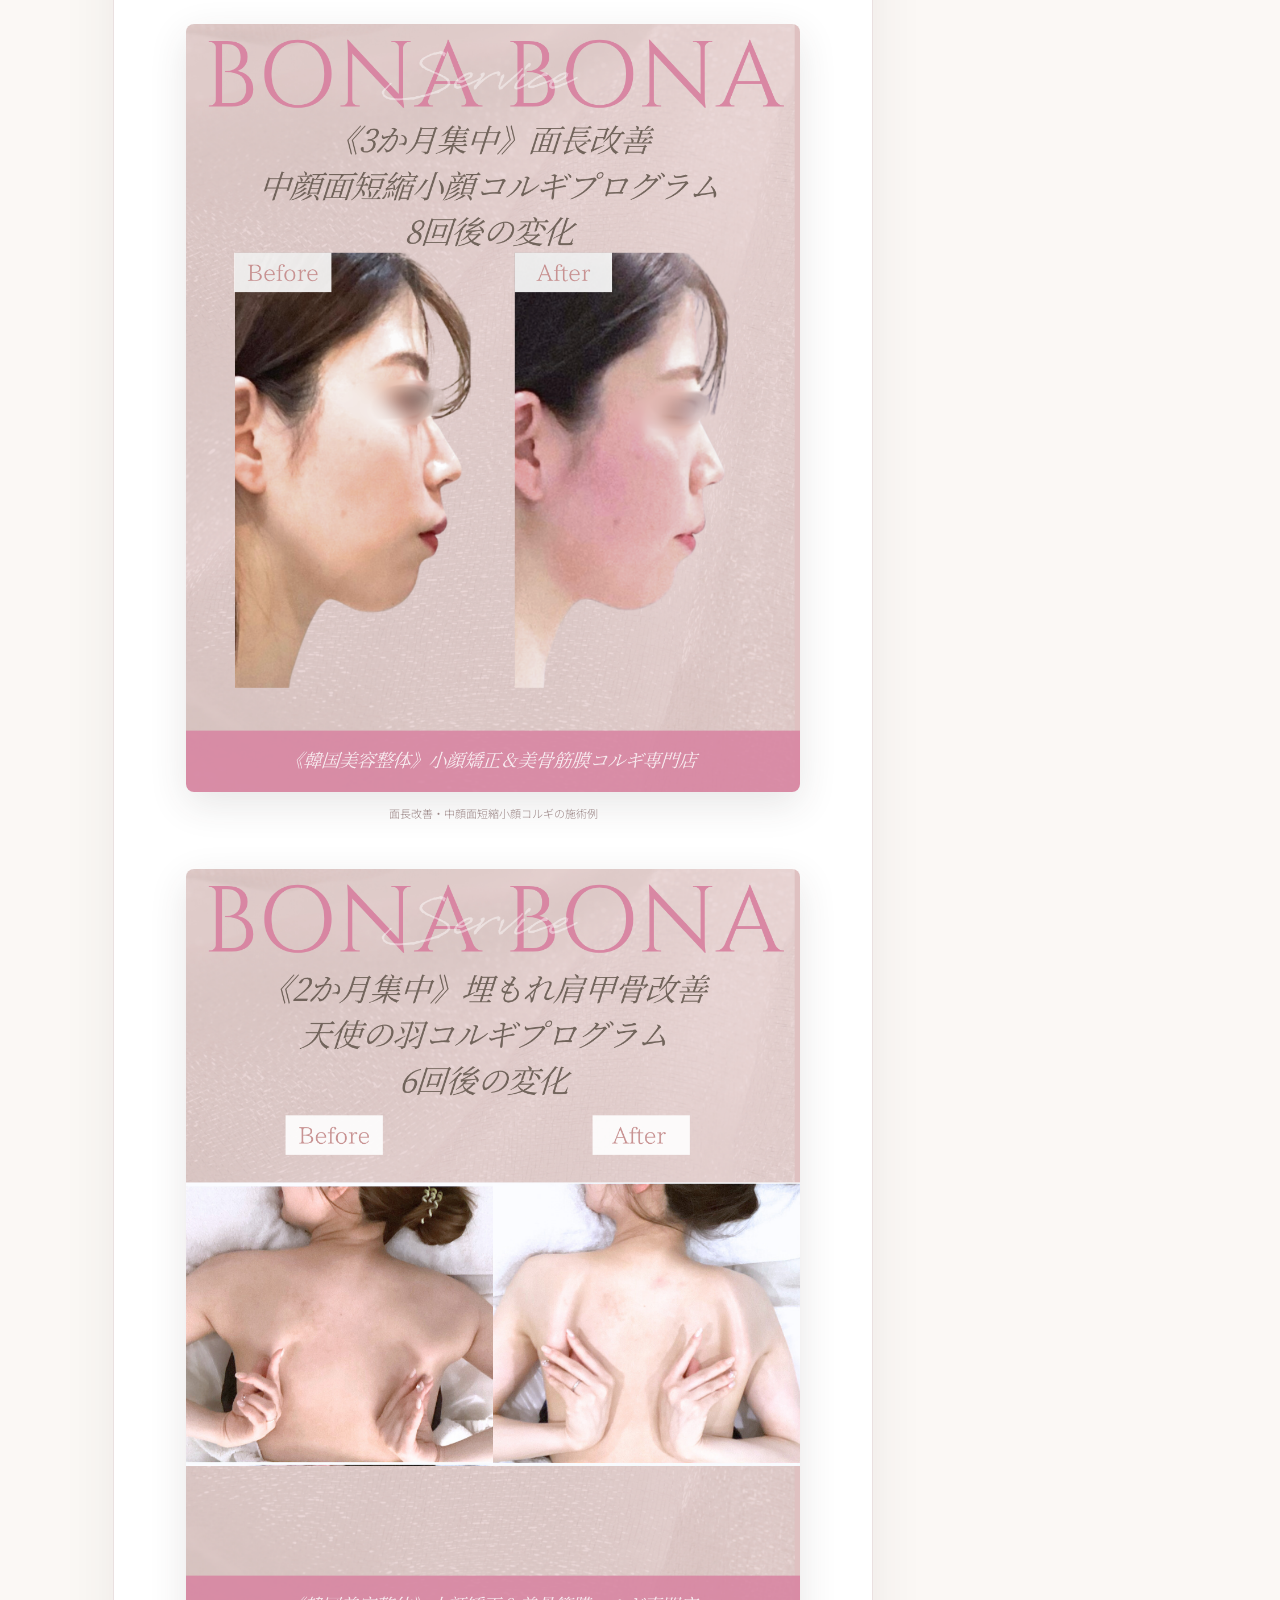
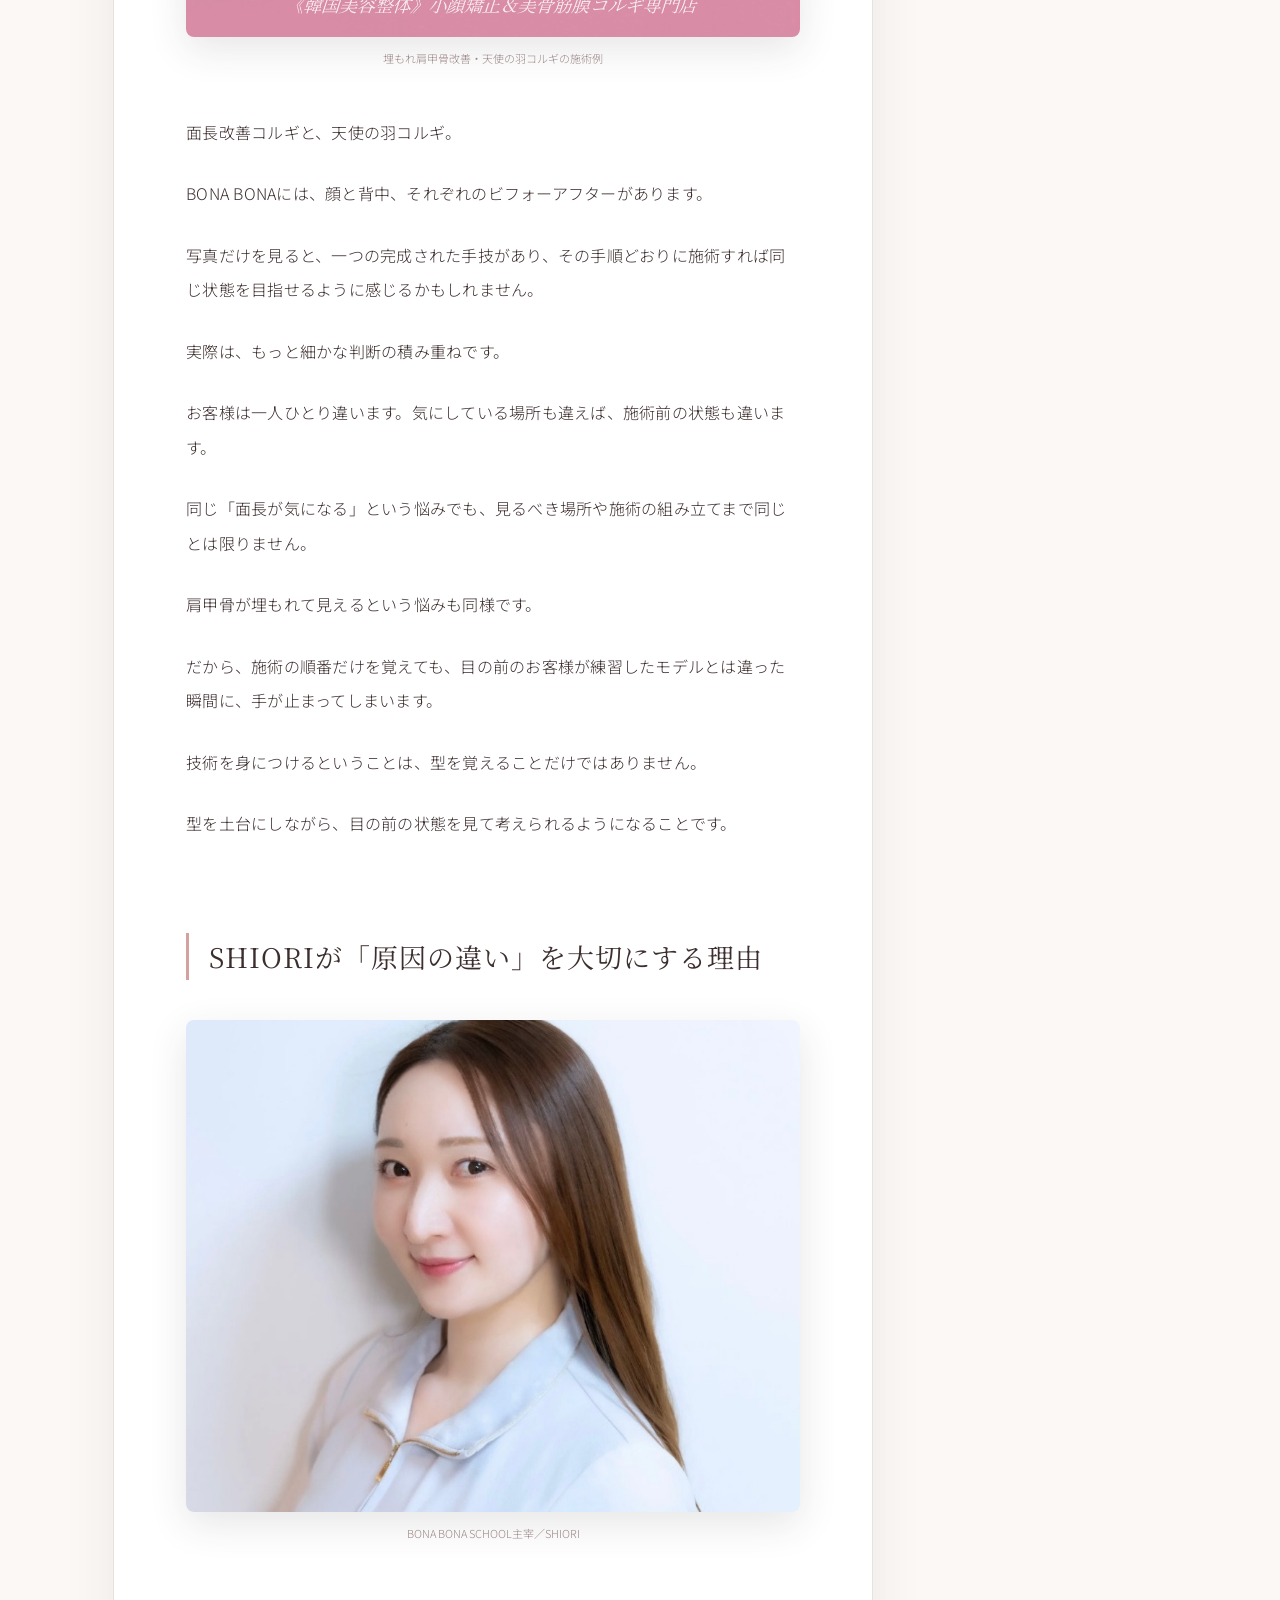
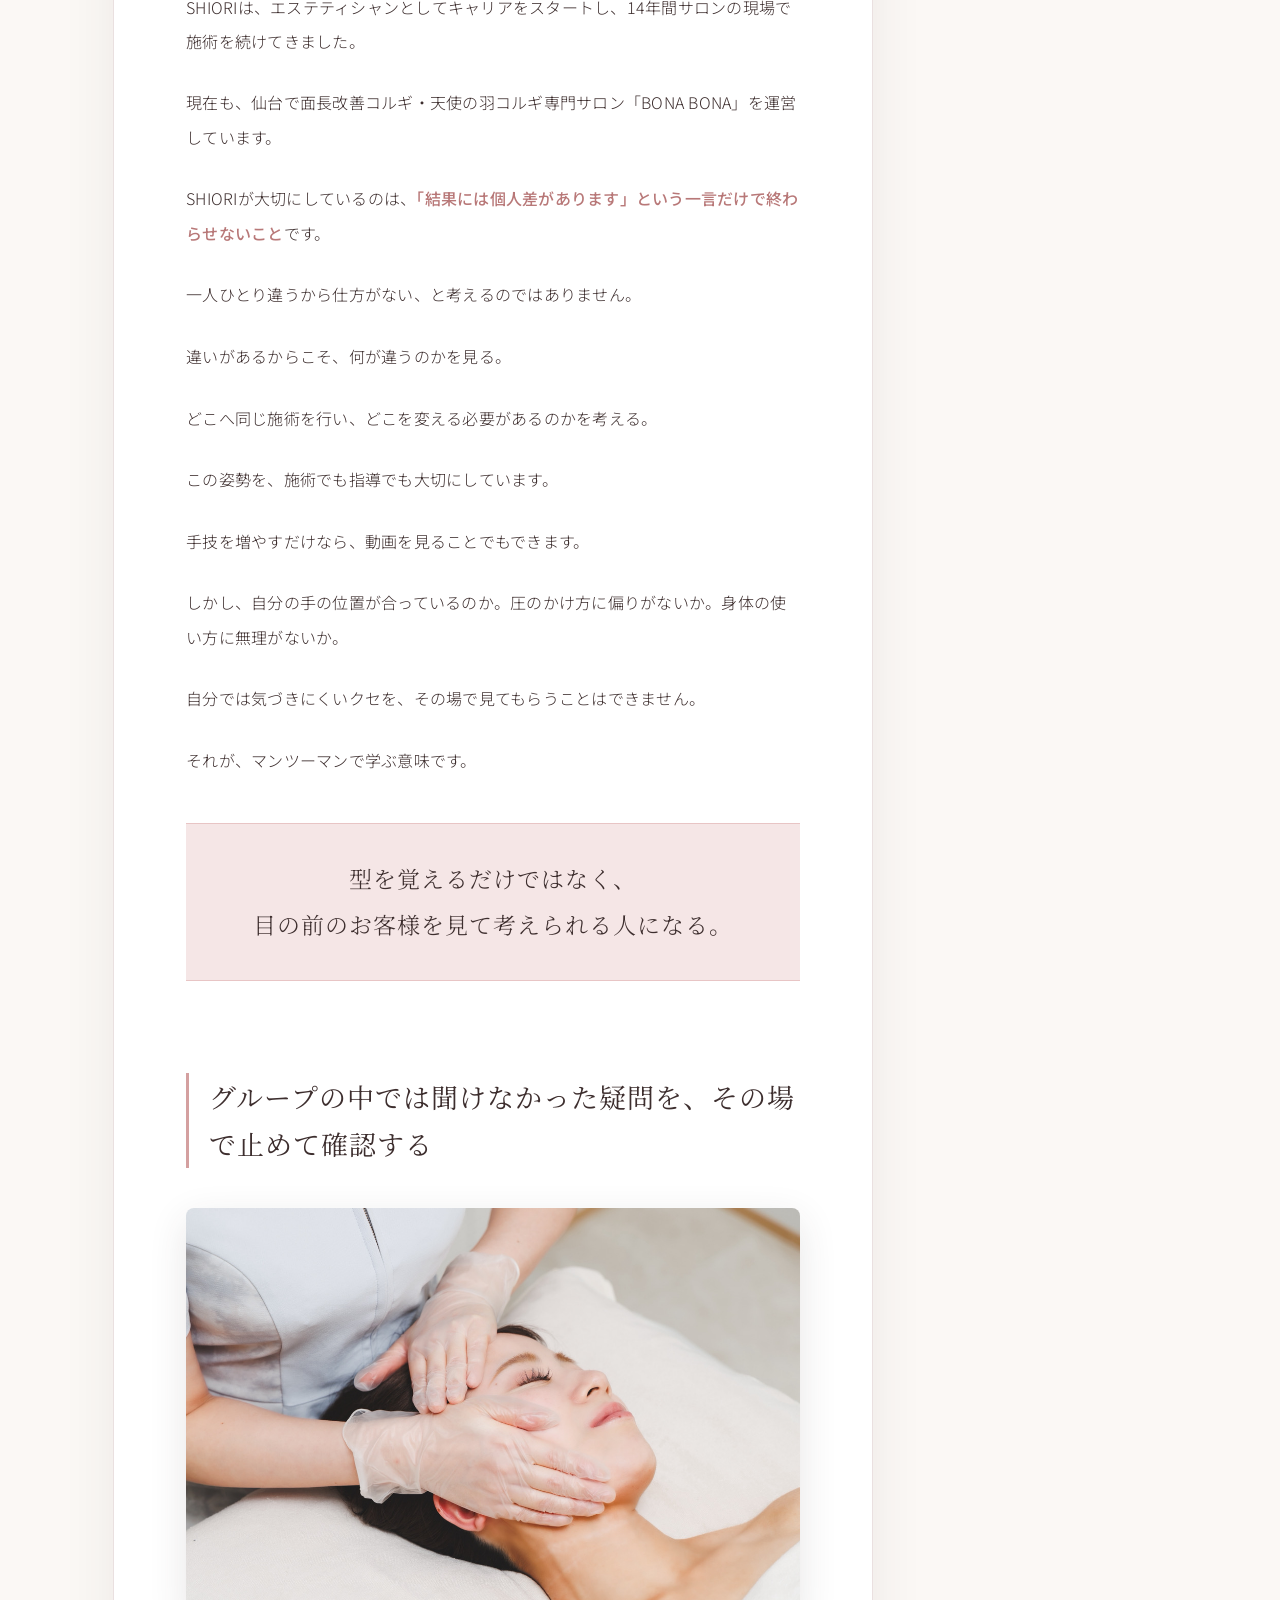
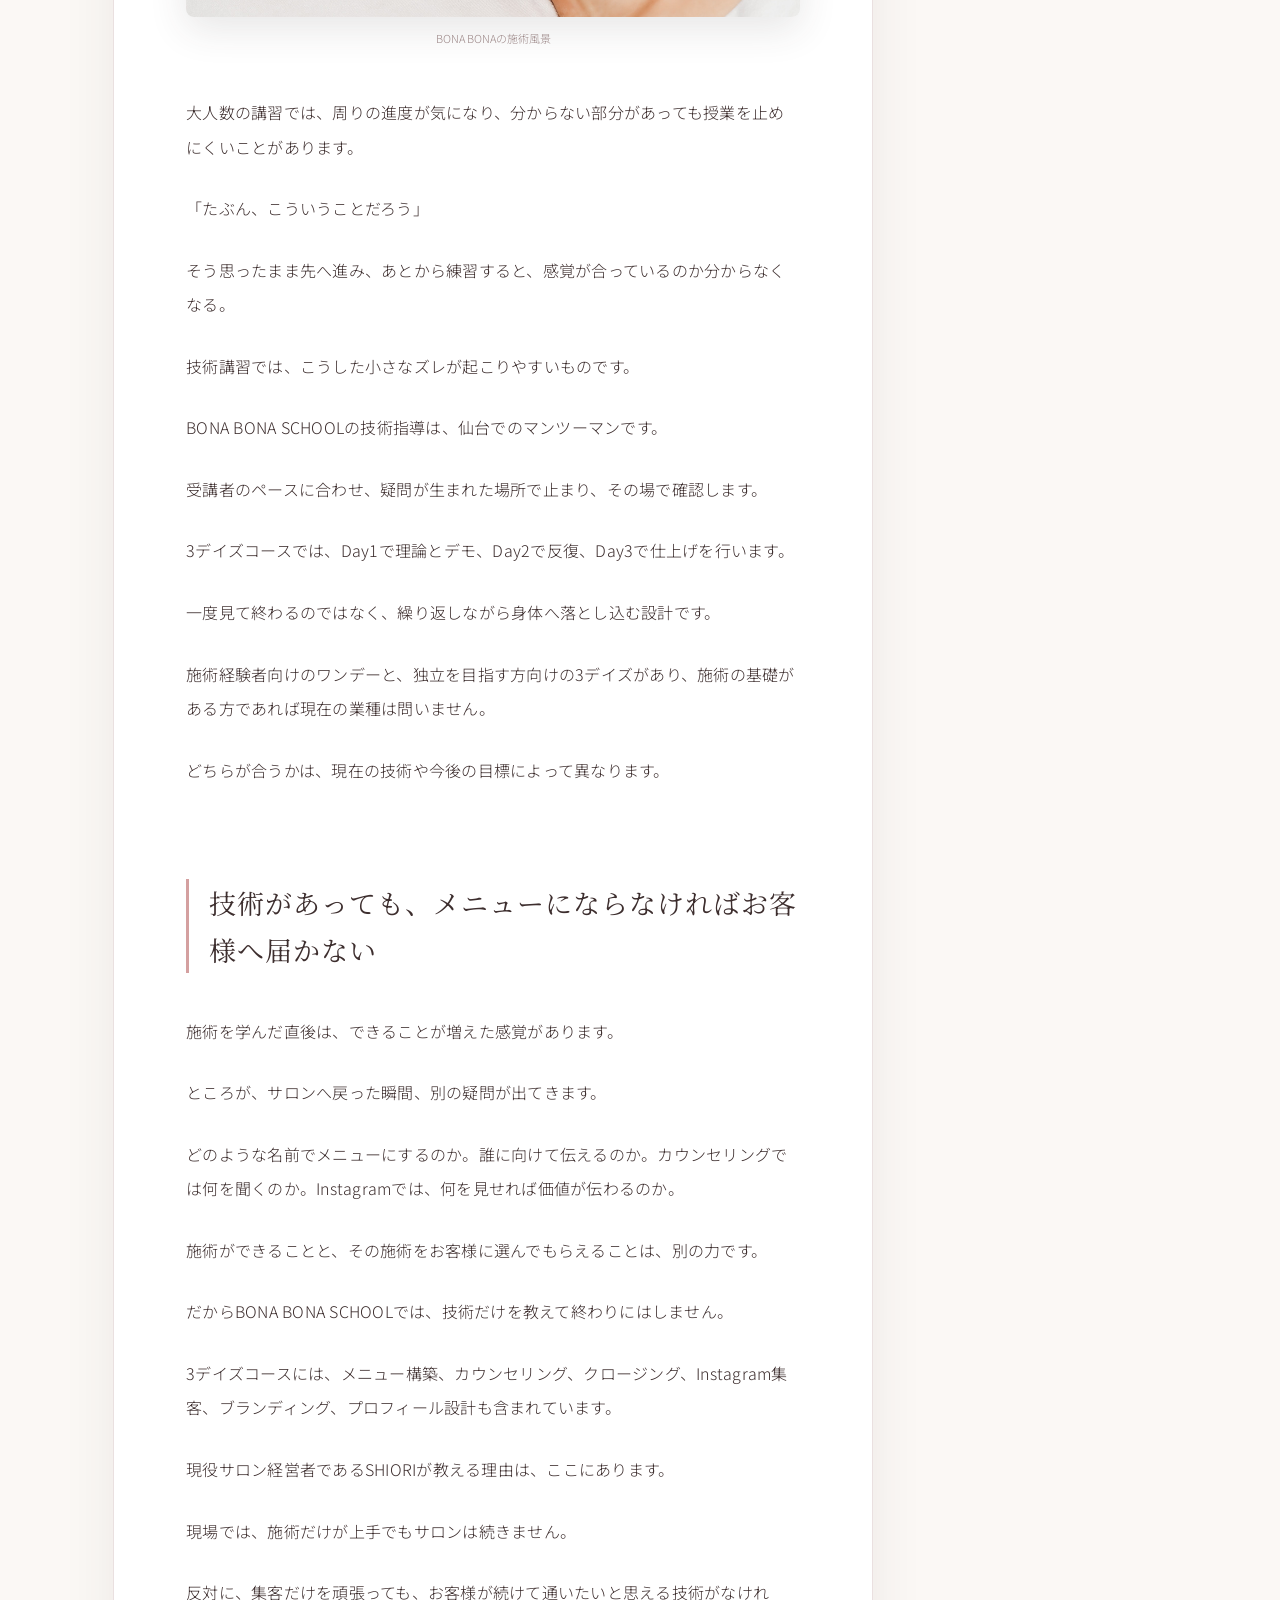
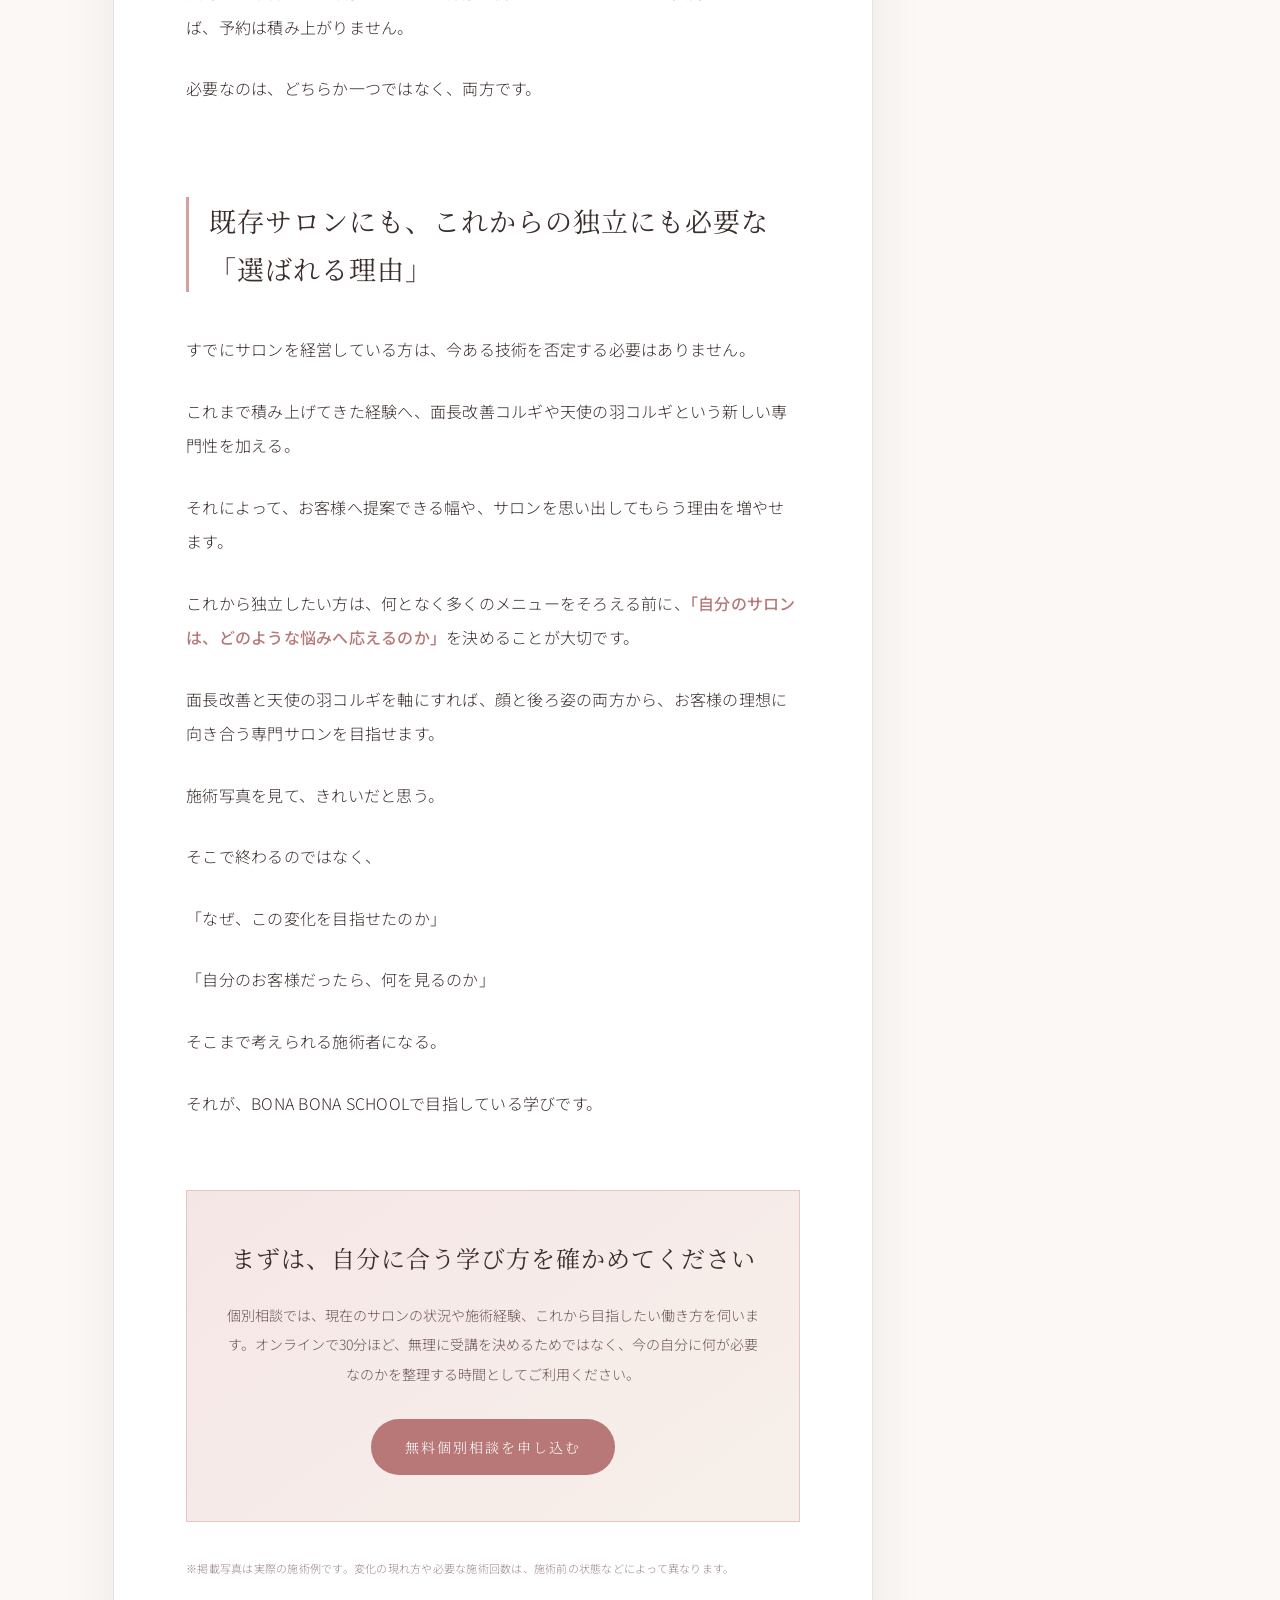
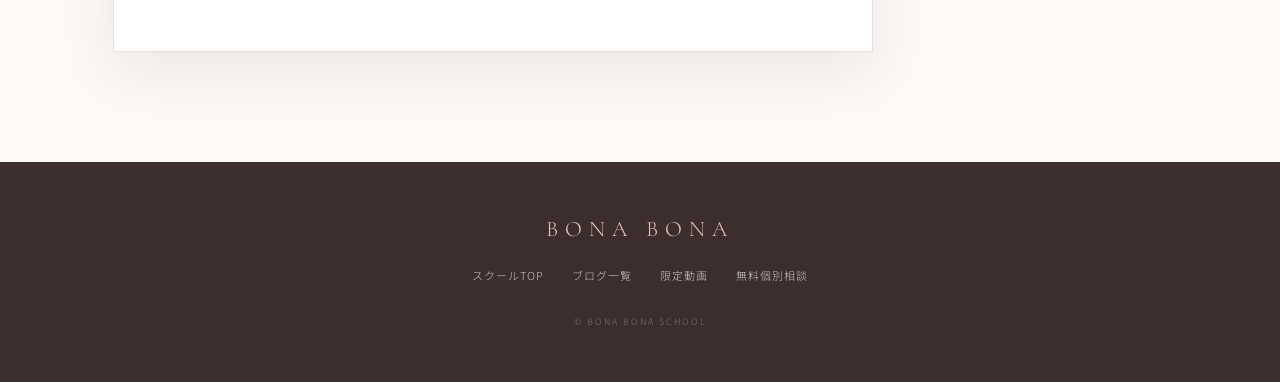
<file: blog/why-learn-from-shiori/index.html>
<!DOCTYPE html>
<html lang="ja">
<head>
  <meta charset="UTF-8">
  <meta name="viewport" content="width=device-width, initial-scale=1.0">
  <title>SHIORIがマンツーマンで教える理由 | BONA BONA SCHOOL</title>
  <meta name="description" content="現役サロン経営者・SHIORIが、面長改善コルギと天使の羽コルギをマンツーマンで教える理由をご紹介します。">
  <link rel="canonical" href="https://korugi-school.jp/blog/why-learn-from-shiori/">
  <meta property="og:type" content="article">
  <meta property="og:title" content="SHIORIがマンツーマンで教える理由">
  <meta property="og:description" content="施術写真を見て終わりではなく、お客様に合わせて考えられる施術者になるために。">
  <meta property="og:url" content="https://korugi-school.jp/blog/why-learn-from-shiori/">
  <meta property="og:image" content="https://korugi-school.jp/images/shiori.jpg">
  <link rel="preconnect" href="https://fonts.googleapis.com">
  <link href="https://fonts.googleapis.com/css2?family=Cormorant+Garamond:wght@300;400;500&amp;family=Noto+Serif+JP:wght@300;400;500&amp;family=Noto+Sans+JP:wght@300;400;500&amp;display=swap" rel="stylesheet">
  <link rel="stylesheet" href="../blog.css">
</head>
<body>
  <header class="site-header">
    <div class="header-inner">
      <a class="brand" href="../../">BONA BONA<span>SCHOOL</span></a>
      <nav class="header-nav" aria-label="メインナビゲーション">
        <a href="../">ブログ一覧</a>
        <a href="../../premium/">限定動画</a>
        <a class="nav-cta" href="../../consultation/">個別相談</a>
      </nav>
    </div>
  </header>

  <p class="breadcrumb"><a href="../../">BONA BONA SCHOOL</a>　/　<a href="../">スクールブログ</a>　/　SHIORIから学ぶ理由</p>

  <main>
    <header class="article-hero">
      <div class="article-hero-inner">
        <p class="article-category">INSTRUCTOR</p>
        <h1>施術写真を見て終わりでは、<br>結果につながる技術にはならない。<br>SHIORIがマンツーマンで教える理由</h1>
        <p class="article-summary">手順を覚えるだけでなく、目の前のお客様に合わせて考えられる施術者へ。<br>現役サロン経営者から直接学ぶ意味をお伝えします。</p>
      </div>
    </header>

    <div class="article-layout">
      <article class="article-body">
        <p>スクールを選ぶとき、どうしても気になるものがあります。</p>
        <p>何日間で学べるのか。どのような手技を教えてもらえるのか。受講後に資格や修了証はもらえるのか。</p>
        <p>もちろん、どれも大切です。</p>
        <p>でも、施術者としてお客様の前に立つことを考えたとき、本当に確認しておきたいことは別にあります。</p>
        <p><strong>「写真で見たような変化を、なぜ目指せるのか」</strong></p>
        <p><strong>「お客様の状態が違ったとき、自分で考えて施術できるのか」</strong></p>
        <p>手順を一度見ただけで、技術が身につくわけではありません。</p>
        <p>ビフォーアフターを眺めただけで、その変化を目指せる施術者になれるわけでもありません。</p>
        <p>だからBONA BONA SCHOOLでは、SHIORIがマンツーマンで直接指導しています。</p>

        <h2>ビフォーアフターの裏側には、毎回違う判断がある</h2>
        <figure class="article-figure">
          <img src="../../images/ba-01.png" alt="面長改善・中顔面短縮小顔コルギのビフォーアフター">
          <figcaption>面長改善・中顔面短縮小顔コルギの施術例</figcaption>
        </figure>
        <figure class="article-figure">
          <img src="../../images/ba-02.png" alt="埋もれ肩甲骨改善・天使の羽コルギのビフォーアフター">
          <figcaption>埋もれ肩甲骨改善・天使の羽コルギの施術例</figcaption>
        </figure>
        <p>面長改善コルギと、天使の羽コルギ。</p>
        <p>BONA BONAには、顔と背中、それぞれのビフォーアフターがあります。</p>
        <p>写真だけを見ると、一つの完成された手技があり、その手順どおりに施術すれば同じ状態を目指せるように感じるかもしれません。</p>
        <p>実際は、もっと細かな判断の積み重ねです。</p>
        <p>お客様は一人ひとり違います。気にしている場所も違えば、施術前の状態も違います。</p>
        <p>同じ「面長が気になる」という悩みでも、見るべき場所や施術の組み立てまで同じとは限りません。</p>
        <p>肩甲骨が埋もれて見えるという悩みも同様です。</p>
        <p>だから、施術の順番だけを覚えても、目の前のお客様が練習したモデルとは違った瞬間に、手が止まってしまいます。</p>
        <p>技術を身につけるということは、型を覚えることだけではありません。</p>
        <p>型を土台にしながら、目の前の状態を見て考えられるようになることです。</p>

        <h2>SHIORIが「原因の違い」を大切にする理由</h2>
        <figure class="article-figure">
          <img src="../../images/shiori.jpg" alt="BONA BONA SCHOOL主宰 SHIORI">
          <figcaption>BONA BONA SCHOOL主宰／SHIORI</figcaption>
        </figure>
        <p>SHIORIは、エステティシャンとしてキャリアをスタートし、14年間サロンの現場で施術を続けてきました。</p>
        <p>現在も、仙台で面長改善コルギ・天使の羽コルギ専門サロン「BONA BONA」を運営しています。</p>
        <p>SHIORIが大切にしているのは、<strong>「結果には個人差があります」という一言だけで終わらせないこと</strong>です。</p>
        <p>一人ひとり違うから仕方がない、と考えるのではありません。</p>
        <p>違いがあるからこそ、何が違うのかを見る。</p>
        <p>どこへ同じ施術を行い、どこを変える必要があるのかを考える。</p>
        <p>この姿勢を、施術でも指導でも大切にしています。</p>
        <p>手技を増やすだけなら、動画を見ることでもできます。</p>
        <p>しかし、自分の手の位置が合っているのか。圧のかけ方に偏りがないか。身体の使い方に無理がないか。</p>
        <p>自分では気づきにくいクセを、その場で見てもらうことはできません。</p>
        <p>それが、マンツーマンで学ぶ意味です。</p>

        <div class="article-quote">型を覚えるだけではなく、<br>目の前のお客様を見て考えられる人になる。</div>

        <h2>グループの中では聞けなかった疑問を、その場で止めて確認する</h2>
        <figure class="article-figure">
          <img src="../../images/pillar-01.jpg" alt="BONA BONAの施術風景">
          <figcaption>BONA BONAの施術風景</figcaption>
        </figure>
        <p>大人数の講習では、周りの進度が気になり、分からない部分があっても授業を止めにくいことがあります。</p>
        <p>「たぶん、こういうことだろう」</p>
        <p>そう思ったまま先へ進み、あとから練習すると、感覚が合っているのか分からなくなる。</p>
        <p>技術講習では、こうした小さなズレが起こりやすいものです。</p>
        <p>BONA BONA SCHOOLの技術指導は、仙台でのマンツーマンです。</p>
        <p>受講者のペースに合わせ、疑問が生まれた場所で止まり、その場で確認します。</p>
        <p>3デイズコースでは、Day1で理論とデモ、Day2で反復、Day3で仕上げを行います。</p>
        <p>一度見て終わるのではなく、繰り返しながら身体へ落とし込む設計です。</p>
        <p>施術経験者向けのワンデーと、独立を目指す方向けの3デイズがあり、施術の基礎がある方であれば現在の業種は問いません。</p>
        <p>どちらが合うかは、現在の技術や今後の目標によって異なります。</p>

        <h2>技術があっても、メニューにならなければお客様へ届かない</h2>
        <p>施術を学んだ直後は、できることが増えた感覚があります。</p>
        <p>ところが、サロンへ戻った瞬間、別の疑問が出てきます。</p>
        <p>どのような名前でメニューにするのか。誰に向けて伝えるのか。カウンセリングでは何を聞くのか。Instagramでは、何を見せれば価値が伝わるのか。</p>
        <p>施術ができることと、その施術をお客様に選んでもらえることは、別の力です。</p>
        <p>だからBONA BONA SCHOOLでは、技術だけを教えて終わりにはしません。</p>
        <p>3デイズコースには、メニュー構築、カウンセリング、クロージング、Instagram集客、ブランディング、プロフィール設計も含まれています。</p>
        <p>現役サロン経営者であるSHIORIが教える理由は、ここにあります。</p>
        <p>現場では、施術だけが上手でもサロンは続きません。</p>
        <p>反対に、集客だけを頑張っても、お客様が続けて通いたいと思える技術がなければ、予約は積み上がりません。</p>
        <p>必要なのは、どちらか一つではなく、両方です。</p>

        <h2>既存サロンにも、これからの独立にも必要な「選ばれる理由」</h2>
        <p>すでにサロンを経営している方は、今ある技術を否定する必要はありません。</p>
        <p>これまで積み上げてきた経験へ、面長改善コルギや天使の羽コルギという新しい専門性を加える。</p>
        <p>それによって、お客様へ提案できる幅や、サロンを思い出してもらう理由を増やせます。</p>
        <p>これから独立したい方は、何となく多くのメニューをそろえる前に、<strong>「自分のサロンは、どのような悩みへ応えるのか」</strong>を決めることが大切です。</p>
        <p>面長改善と天使の羽コルギを軸にすれば、顔と後ろ姿の両方から、お客様の理想に向き合う専門サロンを目指せます。</p>
        <p>施術写真を見て、きれいだと思う。</p>
        <p>そこで終わるのではなく、</p>
        <p>「なぜ、この変化を目指せたのか」</p>
        <p>「自分のお客様だったら、何を見るのか」</p>
        <p>そこまで考えられる施術者になる。</p>
        <p>それが、BONA BONA SCHOOLで目指している学びです。</p>

        <section class="cta-box">
          <h2>まずは、自分に合う学び方を確かめてください</h2>
          <p>個別相談では、現在のサロンの状況や施術経験、これから目指したい働き方を伺います。オンラインで30分ほど、無理に受講を決めるためではなく、今の自分に何が必要なのかを整理する時間としてご利用ください。</p>
          <a class="button-primary" href="../../consultation/">無料個別相談を申し込む</a>
        </section>
        <p class="disclaimer">※掲載写真は実際の施術例です。変化の現れ方や必要な施術回数は、施術前の状態などによって異なります。</p>
      </article>

      <aside class="article-side" aria-label="関連案内">
        <section class="side-card">
          <p class="side-label">FREE MOVIE</p>
          <h2>スクール説明動画</h2>
          <p>技術と集客の両方が必要な理由を、動画でお伝えしています。</p>
          <a href="../../premium/">限定動画を見る　→</a>
        </section>
        <section class="side-card">
          <p class="side-label">CONSULTATION</p>
          <h2>無料個別相談</h2>
          <p>今の経験や目標に合う学び方を、30分ほどで整理します。</p>
          <a href="../../consultation/">相談を申し込む　→</a>
        </section>
      </aside>
    </div>
  </main>

  <footer class="site-footer">
    <p class="footer-logo">BONA BONA</p>
    <nav class="footer-links" aria-label="フッターナビゲーション">
      <a href="../../">スクールTOP</a>
      <a href="../">ブログ一覧</a>
      <a href="../../premium/">限定動画</a>
      <a href="../../consultation/">無料個別相談</a>
    </nav>
    <p class="copyright">&copy; BONA BONA SCHOOL</p>
  </footer>
</body>
</html>
</file>
<file: blog/blog.css>
:root {
  --pink: #d4a0a0;
  --pink-light: #e8c5c5;
  --pink-pale: #f5e6e6;
  --pink-deep: #b87878;
  --beige: #f0e6dc;
  --beige-light: #f7f0ea;
  --cream: #fbf8f5;
  --white: #fff;
  --text-dark: #3d2e2e;
  --text-medium: #6b5555;
  --text-light: #9a8585;
  --line: #e0d0d0;
  --shadow: 0 18px 50px rgba(61, 46, 46, 0.08);
}

* {
  box-sizing: border-box;
  margin: 0;
  padding: 0;
}

html {
  scroll-behavior: smooth;
}

body {
  background: var(--cream);
  color: var(--text-dark);
  font-family: "Noto Sans JP", sans-serif;
  font-weight: 300;
  -webkit-font-smoothing: antialiased;
}

img {
  display: block;
  height: auto;
  max-width: 100%;
}

a {
  color: inherit;
}

.site-header {
  background: rgba(251, 248, 245, 0.96);
  border-bottom: 1px solid rgba(212, 160, 160, 0.24);
  position: sticky;
  top: 0;
  z-index: 20;
}

.header-inner {
  align-items: center;
  display: flex;
  justify-content: space-between;
  margin: 0 auto;
  max-width: 1080px;
  min-height: 76px;
  padding: 10px 24px;
}

.brand {
  font-family: "Cormorant Garamond", serif;
  font-size: 20px;
  letter-spacing: 4px;
  line-height: 1;
  text-decoration: none;
}

.brand span {
  color: var(--text-light);
  display: block;
  font-family: "Noto Sans JP", sans-serif;
  font-size: 9px;
  letter-spacing: 3px;
  margin-top: 7px;
}

.header-nav {
  align-items: center;
  display: flex;
  gap: 24px;
}

.header-nav a {
  color: var(--text-medium);
  font-size: 11px;
  letter-spacing: 1.2px;
  text-decoration: none;
}

.header-nav .nav-cta {
  background: var(--pink-deep);
  border-radius: 999px;
  color: var(--white);
  padding: 12px 20px;
}

.blog-hero,
.article-hero {
  background:
    radial-gradient(circle at 15% 15%, rgba(255, 255, 255, 0.85), transparent 28%),
    linear-gradient(145deg, var(--cream), var(--pink-pale) 60%, var(--beige));
  padding: 96px 24px 88px;
  text-align: center;
}

.eyebrow {
  color: var(--pink-deep);
  font-family: "Cormorant Garamond", serif;
  font-size: 14px;
  letter-spacing: 6px;
  margin-bottom: 20px;
  text-transform: uppercase;
}

.blog-hero h1 {
  font-family: "Noto Serif JP", serif;
  font-size: clamp(30px, 6vw, 48px);
  font-weight: 400;
  letter-spacing: 5px;
  line-height: 1.7;
}

.blog-hero .lead {
  color: var(--text-medium);
  font-family: "Noto Serif JP", serif;
  font-size: 15px;
  letter-spacing: 1px;
  line-height: 2.2;
  margin: 26px auto 0;
  max-width: 660px;
}

.article-hero {
  padding-bottom: 72px;
  padding-top: 72px;
}

.article-hero-inner {
  margin: 0 auto;
  max-width: 860px;
}

.article-category {
  border: 1px solid var(--pink-light);
  border-radius: 999px;
  color: var(--pink-deep);
  display: inline-block;
  font-size: 11px;
  letter-spacing: 2px;
  margin-bottom: 24px;
  padding: 7px 18px;
}

.article-hero h1 {
  font-family: "Noto Serif JP", serif;
  font-size: clamp(26px, 5vw, 42px);
  font-weight: 400;
  letter-spacing: 2px;
  line-height: 1.75;
}

.article-summary {
  color: var(--text-medium);
  font-family: "Noto Serif JP", serif;
  font-size: 14px;
  line-height: 2.1;
  margin: 28px auto 0;
  max-width: 660px;
}

.breadcrumb {
  color: var(--text-light);
  font-size: 11px;
  line-height: 1.8;
  margin: 0 auto;
  max-width: 1080px;
  padding: 18px 24px;
}

.breadcrumb a {
  text-decoration: none;
}

.blog-main {
  padding: 84px 24px 100px;
}

.blog-grid {
  display: grid;
  gap: 30px;
  grid-template-columns: repeat(3, minmax(0, 1fr));
  margin: 0 auto;
  max-width: 1080px;
}

.blog-card {
  background: var(--white);
  border: 1px solid rgba(224, 208, 208, 0.7);
  box-shadow: var(--shadow);
  display: flex;
  flex-direction: column;
  overflow: hidden;
  text-decoration: none;
  transition: transform 0.3s ease, box-shadow 0.3s ease;
}

.blog-card:hover {
  box-shadow: 0 22px 60px rgba(61, 46, 46, 0.14);
  transform: translateY(-5px);
}

.card-image {
  aspect-ratio: 4 / 3;
  background: var(--pink-pale);
  overflow: hidden;
}

.card-image img {
  height: 100%;
  object-fit: cover;
  width: 100%;
}

.card-content {
  display: flex;
  flex: 1;
  flex-direction: column;
  padding: 28px 26px 30px;
}

.card-label {
  color: var(--pink-deep);
  font-family: "Cormorant Garamond", serif;
  font-size: 12px;
  letter-spacing: 3px;
  margin-bottom: 13px;
}

.card-content h2 {
  font-family: "Noto Serif JP", serif;
  font-size: 18px;
  font-weight: 400;
  letter-spacing: 0.7px;
  line-height: 1.85;
}

.card-content p {
  color: var(--text-medium);
  font-size: 13px;
  line-height: 2;
  margin-top: 17px;
}

.card-more {
  color: var(--pink-deep);
  font-family: "Noto Serif JP", serif;
  font-size: 12px;
  letter-spacing: 1.5px;
  margin-top: auto;
  padding-top: 24px;
}

.article-layout {
  align-items: start;
  display: grid;
  gap: 54px;
  grid-template-columns: minmax(0, 760px) 240px;
  justify-content: center;
  padding: 54px 24px 110px;
}

.article-body {
  background: var(--white);
  border: 1px solid rgba(224, 208, 208, 0.66);
  box-shadow: var(--shadow);
  padding: clamp(34px, 6vw, 72px);
}

.article-body > p {
  font-size: 16px;
  letter-spacing: 0.25px;
  line-height: 2.15;
  margin-bottom: 1.7em;
}

.article-body h2 {
  border-left: 3px solid var(--pink);
  font-family: "Noto Serif JP", serif;
  font-size: clamp(21px, 3.4vw, 27px);
  font-weight: 400;
  letter-spacing: 1px;
  line-height: 1.75;
  margin: 3.4em 0 1.5em;
  padding-left: 20px;
}

.article-body h2:first-child {
  margin-top: 0;
}

.article-body strong {
  color: var(--pink-deep);
  font-weight: 500;
}

.article-figure {
  margin: 38px auto 46px;
  max-width: 650px;
}

.article-figure img {
  border-radius: 8px;
  box-shadow: 0 12px 38px rgba(61, 46, 46, 0.12);
  width: 100%;
}

.article-figure figcaption {
  color: var(--text-light);
  font-size: 11px;
  line-height: 1.8;
  margin-top: 12px;
  text-align: center;
}

.article-quote {
  background: var(--pink-pale);
  border-bottom: 1px solid var(--pink-light);
  border-top: 1px solid var(--pink-light);
  color: var(--text-dark);
  font-family: "Noto Serif JP", serif;
  font-size: clamp(18px, 3vw, 23px);
  letter-spacing: 1px;
  line-height: 2;
  margin: 46px 0;
  padding: 32px;
  text-align: center;
}

.cta-box {
  background: linear-gradient(145deg, var(--pink-pale), var(--beige-light));
  border: 1px solid var(--pink-light);
  margin-top: 70px;
  padding: 46px 38px;
  text-align: center;
}

.cta-box h2 {
  border: 0;
  font-size: 24px;
  margin: 0 0 22px;
  padding: 0;
}

.cta-box p {
  color: var(--text-medium);
  font-size: 14px;
  line-height: 2.1;
  margin-bottom: 30px;
}

.button-primary {
  background: var(--pink-deep);
  border-radius: 999px;
  color: var(--white);
  display: inline-flex;
  font-family: "Noto Serif JP", serif;
  font-size: 14px;
  justify-content: center;
  letter-spacing: 2px;
  padding: 18px 34px;
  text-decoration: none;
  transition: transform 0.25s ease, background 0.25s ease;
}

.button-primary:hover {
  background: var(--text-dark);
  transform: translateY(-2px);
}

.disclaimer {
  color: var(--text-light);
  font-size: 11px !important;
  line-height: 1.9 !important;
  margin: 36px 0 0 !important;
}

.article-side {
  position: sticky;
  top: 105px;
}

.side-card {
  background: var(--beige-light);
  border: 1px solid var(--line);
  margin-bottom: 20px;
  padding: 28px 24px;
}

.side-label {
  color: var(--pink-deep);
  font-family: "Cormorant Garamond", serif;
  font-size: 12px;
  letter-spacing: 3px;
  margin-bottom: 12px;
}

.side-card h2 {
  font-family: "Noto Serif JP", serif;
  font-size: 16px;
  font-weight: 400;
  line-height: 1.8;
}

.side-card p {
  color: var(--text-medium);
  font-size: 12px;
  line-height: 1.9;
  margin-top: 12px;
}

.side-card a {
  color: var(--pink-deep);
  display: inline-block;
  font-size: 12px;
  margin-top: 16px;
  text-decoration: none;
}

.site-footer {
  background: var(--text-dark);
  color: var(--white);
  padding: 54px 24px;
  text-align: center;
}

.footer-logo {
  color: var(--pink-light);
  font-family: "Cormorant Garamond", serif;
  font-size: 22px;
  letter-spacing: 7px;
}

.footer-links {
  display: flex;
  flex-wrap: wrap;
  gap: 18px 28px;
  justify-content: center;
  margin-top: 25px;
}

.footer-links a {
  color: rgba(255, 255, 255, 0.72);
  font-size: 11px;
  letter-spacing: 1px;
  text-decoration: none;
}

.copyright {
  color: rgba(255, 255, 255, 0.32);
  font-size: 9px;
  letter-spacing: 2px;
  margin-top: 32px;
}

@media (max-width: 920px) {
  .article-layout {
    display: block;
  }

  .article-body {
    margin: 0 auto;
    max-width: 760px;
  }

  .article-side {
    display: grid;
    gap: 18px;
    grid-template-columns: 1fr 1fr;
    margin: 36px auto 0;
    max-width: 760px;
    position: static;
  }

  .side-card {
    margin: 0;
  }
}

@media (max-width: 760px) {
  .header-inner {
    min-height: 66px;
    padding: 10px 18px;
  }

  .brand {
    font-size: 17px;
    letter-spacing: 3px;
  }

  .header-nav a:not(.nav-cta) {
    display: none;
  }

  .header-nav .nav-cta {
    font-size: 10px;
    padding: 10px 15px;
  }

  .blog-hero,
  .article-hero {
    padding: 66px 20px 60px;
  }

  .blog-hero h1,
  .article-hero h1 {
    letter-spacing: 1.2px;
  }

  .blog-hero .lead,
  .article-summary {
    font-size: 13px;
  }

  .blog-main {
    padding: 54px 18px 72px;
  }

  .blog-grid {
    grid-template-columns: 1fr;
    max-width: 500px;
  }

  .article-layout {
    padding: 24px 0 72px;
  }

  .article-body {
    border-left: 0;
    border-right: 0;
    box-shadow: none;
    padding: 42px 21px 58px;
  }

  .article-body > p {
    font-size: 15px;
    line-height: 2.08;
  }

  .article-body h2 {
    font-size: 21px;
    margin-top: 3em;
    padding-left: 15px;
  }

  .article-figure {
    margin: 30px 0 38px;
  }

  .article-quote {
    font-size: 17px;
    margin: 36px 0;
    padding: 26px 18px;
  }

  .cta-box {
    margin-top: 54px;
    padding: 38px 20px;
  }

  .cta-box h2 {
    font-size: 21px;
  }

  .button-primary {
    font-size: 13px;
    padding: 17px 24px;
    width: 100%;
  }

  .article-side {
    display: block;
    padding: 0 18px;
  }

  .side-card {
    margin-bottom: 16px;
  }
}
</file>
